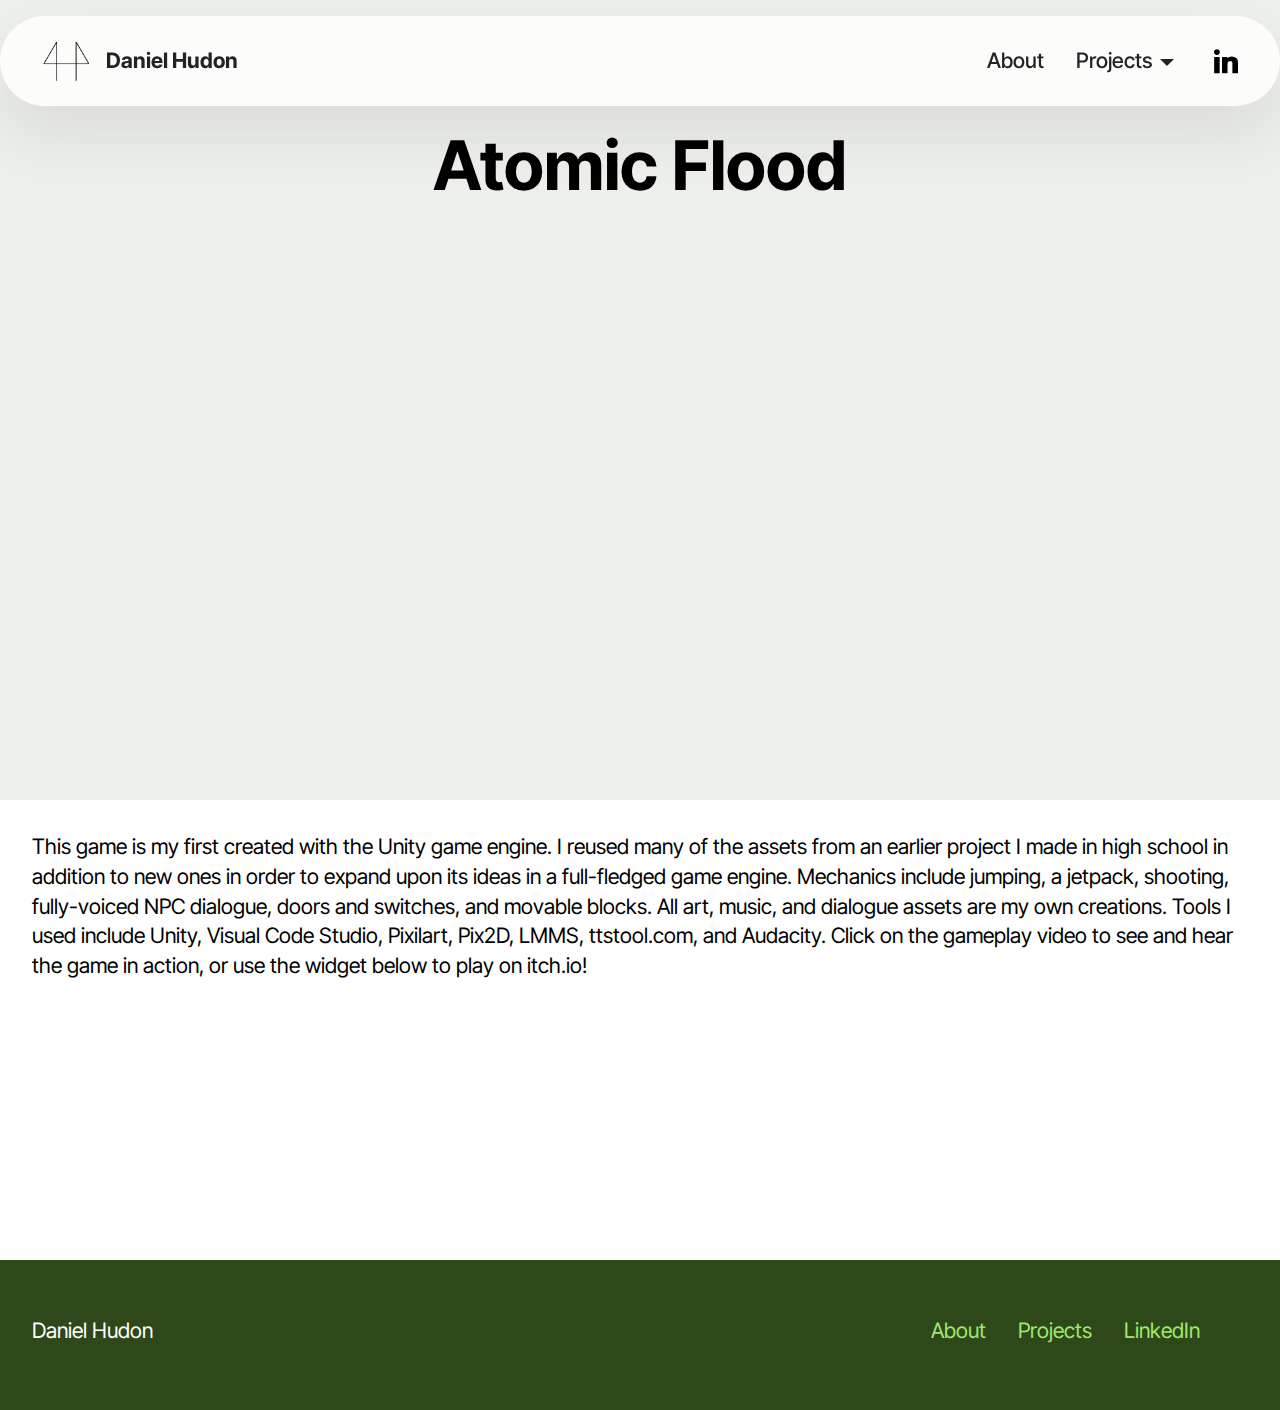
<file: page2.html>
<!DOCTYPE html>
<html  >
<head>
  
  <meta charset="UTF-8">
  <meta http-equiv="X-UA-Compatible" content="IE=edge">
  
  <meta name="viewport" content="width=device-width, initial-scale=1, minimum-scale=1">
  <link rel="shortcut icon" href="assets/images/symbol-edited.png" type="image/x-icon">
  <meta name="description" content="">
  
  
  <title>Atomic Flood</title>
  <link rel="stylesheet" href="assets/web/assets/mobirise-icons2/mobirise2.css">
  <link rel="stylesheet" href="assets/bootstrap/css/bootstrap.min.css">
  <link rel="stylesheet" href="assets/bootstrap/css/bootstrap-grid.min.css">
  <link rel="stylesheet" href="assets/bootstrap/css/bootstrap-reboot.min.css">
  <link rel="stylesheet" href="assets/dropdown/css/style.css">
  <link rel="stylesheet" href="assets/socicon/css/styles.css">
  <link rel="stylesheet" href="assets/theme/css/style.css">
  <link rel="preload" href="https://fonts.googleapis.com/css?family=Inter+Tight:100,200,300,400,500,600,700,800,900,100i,200i,300i,400i,500i,600i,700i,800i,900i&display=swap" as="style" onload="this.onload=null;this.rel='stylesheet'">
  <noscript><link rel="stylesheet" href="https://fonts.googleapis.com/css?family=Inter+Tight:100,200,300,400,500,600,700,800,900,100i,200i,300i,400i,500i,600i,700i,800i,900i&display=swap"></noscript>
  <link rel="preload" as="style" href="assets/mobirise/css/mbr-additional.css"><link rel="stylesheet" href="assets/mobirise/css/mbr-additional.css" type="text/css">

  
  
  
</head>
<body>
  
  <section data-bs-version="5.1" class="menu menu2 cid-u0fbzUQmJN" once="menu" id="menu02-d">
	

	<nav class="navbar navbar-dropdown navbar-fixed-top navbar-expand-lg">
		<div class="container">
			<div class="navbar-brand">
				<span class="navbar-logo">
					<a href="index.html">
						<img src="assets/images/symbol-edited.png" alt="Mobirise Website Builder" style="height: 3rem;">
					</a>
				</span>
				<span class="navbar-caption-wrap"><a class="navbar-caption text-black text-primary display-4" href="index.html">Daniel Hudon</a></span>
			</div>
			<button class="navbar-toggler" type="button" data-toggle="collapse" data-bs-toggle="collapse" data-target="#navbarSupportedContent" data-bs-target="#navbarSupportedContent" aria-controls="navbarNavAltMarkup" aria-expanded="false" aria-label="Toggle navigation">
				<div class="hamburger">
					<span></span>
					<span></span>
					<span></span>
					<span></span>
				</div>
			</button>
			<div class="collapse navbar-collapse" id="navbarSupportedContent">
				<ul class="navbar-nav nav-dropdown nav-right" data-app-modern-menu="true"><li class="nav-item">
						<a class="nav-link link text-black text-primary display-4" href="page3.html">About</a>
					</li>
					<li class="nav-item dropdown">
						<a class="nav-link link text-black dropdown-toggle display-4" href="https://mobiri.se" aria-expanded="false" data-toggle="dropdown-submenu" data-bs-toggle="dropdown" data-bs-auto-close="outside">Projects</a><div class="dropdown-menu" aria-labelledby="dropdown-564"><a class="text-black dropdown-item text-primary display-4" href="index.html#article11-l">All Projects</a><a class="text-black dropdown-item text-primary display-4" href="page1.html">Giants' Graveyard</a><a class="text-black dropdown-item text-primary display-4" href="page2.html">Atomic Flood</a><a class="text-black dropdown-item text-primary display-4" href="page4.html">Eagle Project</a></div>
					</li></ul>
				<div class="icons-menu">
					<a class="iconfont-wrapper" href="https://www.linkedin.com/in/daniel-hudon-b4401a216/" target="_blank">
						<span class="p-2 mbr-iconfont socicon-linkedin socicon"></span>
					</a>
					
					
					
				</div>
				
			</div>
		</div>
	</nav>
</section>

<section data-bs-version="5.1" class="header10 cid-u0fbzVfIH0" id="header10-e">
	

	
	

	<div class="text-center container">
	  <div class="row justify-content-center">
		</div>
		<div class="row justify-content-center">
			<div class="col-md-12 content-text mb-5">
				<h5 class="mbr-section-title mbr-fonts-style display-1">
					<strong>Atomic Flood</strong></h5>
				
				

			</div>
			<div class="mbr-figure col-12 col-md-9"><iframe class="mbr-embedded-video" src="https://www.youtube.com/embed/oXfBqqQu1qU?rel=0&amp;amp;&amp;showinfo=0&amp;autoplay=0&amp;loop=0" width="1280" height="720" frameborder="0" allowfullscreen></iframe></div>
		</div>
	</div>
</section>

<section data-bs-version="5.1" class="article12 cid-u0fbzVyeq0" id="article12-f">    
    
    <div class="container">
        <div class="row justify-content-center">
            <div class="col-md-12 col-lg-12">
                
                
                <p class="mbr-text mbr-fonts-style display-7">This game is my first created with the Unity game engine. I reused many of the assets from an earlier project I made in high school in addition to new ones in order to expand upon its ideas in a full-fledged game engine. Mechanics include jumping, a jetpack, shooting, fully-voiced NPC dialogue, doors and switches, and movable blocks. All art, music, and dialogue assets are my own creations. Tools I used include Unity, Visual Code Studio, Pixilart, Pix2D, LMMS, ttstool.com, and Audacity. Click on the gameplay video to see and hear the game in action, or use the widget below to play on itch.io!</p>
            </div>
        </div>
    </div>
</section>

<section data-bs-version="5.1" class="article11 cid-u0ffBrigli" id="article11-j">
    

    
    
    <div class="container">
        <div class="row justify-content-center">
            <div class="title col-md-12 col-lg-10">
            <iframe frameborder="0" src="https://itch.io/embed/1296517" width="552" height="167"><a href="https://d44.itch.io/nuno-sanches-atomic-flood">Nuno Sanches™: Atomic Flood by D44</a></iframe>
                
                
                
            </div>
        </div>
    </div>
</section>

<section data-bs-version="5.1" class="footer2 cid-u0kxXlCW4X" once="footers" id="footer02-10">
    

    
    

    <div class="container">
        <div class="row">
            <div class="col-12 col-lg-6 center mt-2 mb-3">
                <p class="mbr-fonts-style copyright mb-0 display-7">
                    Daniel Hudon</p>
            </div>
            <div class="col-12 col-lg-6 center">
                <div class="row-links mt-2 mb-3">
                    <ul class="row-links-soc">
                        
                        
                        
                        
                    <li class="row-links-soc-item mbr-fonts-style display-7"><a href="page3.html" class="text-primary">About</a></li><li class="row-links-soc-item mbr-fonts-style display-7"><a href="index.html#article11-l" class="text-primary">Projects</a></li><li class="row-links-soc-item mbr-fonts-style display-7"><a href="https://www.linkedin.com/in/daniel-hudon-b4401a216/" class="text-primary" target="_blank">LinkedIn</a></li><li class="row-links-soc-item mbr-fonts-style display-7"></li></ul>
                </div>
            </div>
        </div>
    </div>
</section><section><a href="https://mobiri.se"></a><a href="https://mobiri.se"></a></section><script src="assets/bootstrap/js/bootstrap.bundle.min.js"></script>  <script src="assets/smoothscroll/smooth-scroll.js"></script>  <script src="assets/ytplayer/index.js"></script>  <script src="assets/dropdown/js/navbar-dropdown.js"></script>  <script src="assets/playervimeo/vimeo_player.js"></script>  <script src="assets/theme/js/script.js"></script>  
  
  
</body>
</html>
</file>
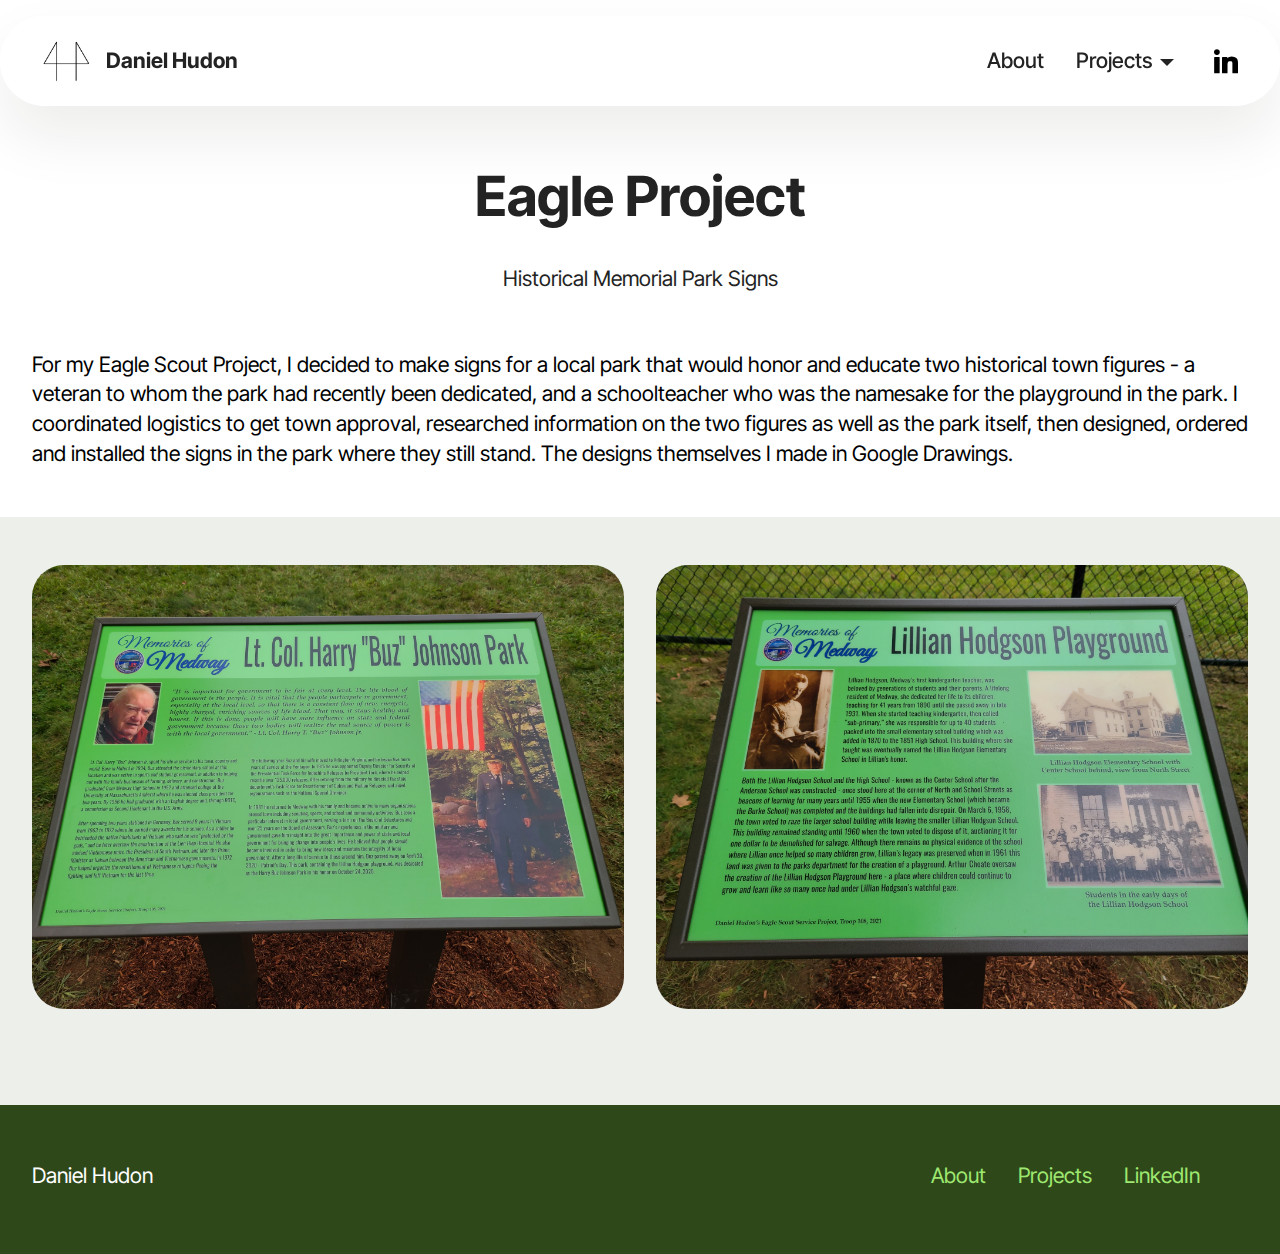
<file: page4.html>
<!DOCTYPE html>
<html  >
<head>
  
  <meta charset="UTF-8">
  <meta http-equiv="X-UA-Compatible" content="IE=edge">
  
  <meta name="viewport" content="width=device-width, initial-scale=1, minimum-scale=1">
  <link rel="shortcut icon" href="assets/images/symbol-edited.png" type="image/x-icon">
  <meta name="description" content="">
  
  
  <title>Eagle Project</title>
  <link rel="stylesheet" href="assets/web/assets/mobirise-icons2/mobirise2.css">
  <link rel="stylesheet" href="assets/bootstrap/css/bootstrap.min.css">
  <link rel="stylesheet" href="assets/bootstrap/css/bootstrap-grid.min.css">
  <link rel="stylesheet" href="assets/bootstrap/css/bootstrap-reboot.min.css">
  <link rel="stylesheet" href="assets/dropdown/css/style.css">
  <link rel="stylesheet" href="assets/socicon/css/styles.css">
  <link rel="stylesheet" href="assets/theme/css/style.css">
  <link rel="preload" href="https://fonts.googleapis.com/css?family=Inter+Tight:100,200,300,400,500,600,700,800,900,100i,200i,300i,400i,500i,600i,700i,800i,900i&display=swap" as="style" onload="this.onload=null;this.rel='stylesheet'">
  <noscript><link rel="stylesheet" href="https://fonts.googleapis.com/css?family=Inter+Tight:100,200,300,400,500,600,700,800,900,100i,200i,300i,400i,500i,600i,700i,800i,900i&display=swap"></noscript>
  <link rel="preload" as="style" href="assets/mobirise/css/mbr-additional.css"><link rel="stylesheet" href="assets/mobirise/css/mbr-additional.css" type="text/css">

  
  
  
</head>
<body>
  
  <section data-bs-version="5.1" class="menu menu2 cid-u0q9s9BWKe" once="menu" id="menu02-14">
	

	<nav class="navbar navbar-dropdown navbar-fixed-top navbar-expand-lg">
		<div class="container">
			<div class="navbar-brand">
				<span class="navbar-logo">
					<a href="index.html">
						<img src="assets/images/symbol-edited.png" alt="Mobirise Website Builder" style="height: 3rem;">
					</a>
				</span>
				<span class="navbar-caption-wrap"><a class="navbar-caption text-black text-primary display-4" href="index.html">Daniel Hudon</a></span>
			</div>
			<button class="navbar-toggler" type="button" data-toggle="collapse" data-bs-toggle="collapse" data-target="#navbarSupportedContent" data-bs-target="#navbarSupportedContent" aria-controls="navbarNavAltMarkup" aria-expanded="false" aria-label="Toggle navigation">
				<div class="hamburger">
					<span></span>
					<span></span>
					<span></span>
					<span></span>
				</div>
			</button>
			<div class="collapse navbar-collapse" id="navbarSupportedContent">
				<ul class="navbar-nav nav-dropdown nav-right" data-app-modern-menu="true"><li class="nav-item">
						<a class="nav-link link text-black text-primary display-4" href="page3.html">About</a>
					</li>
					<li class="nav-item dropdown">
						<a class="nav-link link text-black dropdown-toggle display-4" href="https://mobiri.se" aria-expanded="false" data-toggle="dropdown-submenu" data-bs-toggle="dropdown" data-bs-auto-close="outside">Projects</a><div class="dropdown-menu" aria-labelledby="dropdown-564"><a class="text-black dropdown-item text-primary display-4" href="index.html#article11-l">All Projects</a><a class="text-black dropdown-item text-primary display-4" href="page1.html">Giants' Graveyard</a><a class="text-black dropdown-item text-primary display-4" href="page2.html">Atomic Flood</a><a class="text-black dropdown-item text-primary display-4" href="page4.html">Eagle Project</a></div>
					</li></ul>
				<div class="icons-menu">
					<a class="iconfont-wrapper" href="https://www.linkedin.com/in/daniel-hudon-b4401a216/" target="_blank">
						<span class="p-2 mbr-iconfont socicon-linkedin socicon"></span>
					</a>
					
					
					
				</div>
				
			</div>
		</div>
	</nav>
</section>

<section data-bs-version="5.1" class="article11 cid-u0q9JOFUsE" id="article11-19">
    

    
    
    <div class="container">
        <div class="row justify-content-center">
            <div class="title col-md-12 col-lg-10">
                <h3 class="mbr-section-title mbr-fonts-style align-center mt-0 mb-0 display-2">
                <strong>Eagle Project</strong></h3>
                <h4 class="mbr-section-subtitle align-center mbr-fonts-style mt-4 display-7">
                Historical Memorial Park Signs</h4>
                
            </div>
        </div>
    </div>
</section>

<section data-bs-version="5.1" class="article12 cid-u0q9sa7TBr" id="article12-16">    
    
    <div class="container">
        <div class="row justify-content-center">
            <div class="col-md-12 col-lg-12">
                
                
                <p class="mbr-text mbr-fonts-style display-7">For my Eagle Scout Project, I decided to make signs for a local park that would honor and educate two historical town figures - a veteran to whom the park had recently been dedicated, and a schoolteacher who was the namesake for the playground in the park. I coordinated logistics to get town approval, researched information on the two figures as well as the park itself, then designed, ordered and installed the signs in the park where they still stand. The designs themselves I made in Google Drawings.</p>
            </div>
        </div>
    </div>
</section>

<section data-bs-version="5.1" class="gallery1 mbr-gallery cid-u0q9saiTpZ" id="gallery01-17">
    
    

    <div class="container-fluid">
        <div class="row justify-content-center">
            <div class="col-12 content-head">
                
            </div>
        </div>
        
        <div class="row mbr-gallery">
            <div class="col-12 col-md-6 col-lg-6 item gallery-image">
                <div class="item-wrapper mb-3" data-toggle="modal" data-bs-toggle="modal" data-target="#u6beB8wuZS-modal" data-bs-target="#u6beB8wuZS-modal">
                    <img class="w-100" src="assets/images/20210918-132029.jpg" alt="Buz Sign" data-slide-to="0" data-bs-slide-to="0" data-target="#lb-u6beB8wuZS" data-bs-target="#lb-u6beB8wuZS">
                    <div class="icon-wrapper">
                        <span class="mobi-mbri mobi-mbri-search mbr-iconfont mbr-iconfont-btn"></span>
                    </div>
                </div>
                
            </div>
            <div class="col-12 col-md-6 col-lg-6 item gallery-image">
                <div class="item-wrapper mb-3" data-toggle="modal" data-bs-toggle="modal" data-target="#u6beB8wuZS-modal" data-bs-target="#u6beB8wuZS-modal">
                    <img class="w-100" src="assets/images/20210918-131822.jpg" alt="Lillian Sign" data-slide-to="1" data-bs-slide-to="1" data-target="#lb-u6beB8wuZS" data-bs-target="#lb-u6beB8wuZS">
                    <div class="icon-wrapper">
                        <span class="mobi-mbri mobi-mbri-search mbr-iconfont mbr-iconfont-btn"></span>
                    </div>
                </div>
                
            </div>
            
            
            
            
            
            
        </div>

        <div class="modal mbr-slider" tabindex="-1" role="dialog" aria-hidden="true" id="u6beB8wuZS-modal">
            <div class="modal-dialog" role="document">
                <div class="modal-content">
                    <div class="modal-body">
                        <div class="carousel slide" data-pause="false" data-bs-pause="false" id="lb-u6beB8wuZS" data-interval="5000" data-bs-interval="5000">
                            <div class="carousel-inner">
                                <div class="carousel-item active">
                                    <img class="d-block w-100" src="assets/images/20210918-132029.jpg" alt="Mobirise Website Builder">
                                </div>
                                <div class="carousel-item">
                                    <img class="d-block w-100" src="assets/images/20210918-131822.jpg" alt="Mobirise Website Builder">
                                </div>
                                
                                
                                
                                
                                
                                
                            </div>
                            <ol class="carousel-indicators">
                                <li data-slide-to="0" data-bs-slide-to="0" class="active" data-target="#lb-u6beB8wuZS" data-bs-target="#lb-u6beB8wuZS"></li>
                                <li data-slide-to="1" data-bs-slide-to="1" data-target="#lb-u6beB8wuZS" data-bs-target="#lb-u6beB8wuZS"></li>
                                
                                
                                
                                
                                
                                
                            </ol>
                            <a role="button" href="" class="close" data-dismiss="modal" data-bs-dismiss="modal" aria-label="Close">
                            </a>
                            <a class="carousel-control-prev carousel-control" role="button" data-slide="prev" data-bs-slide="prev" href="#lb-u6beB8wuZS">
                                <span class="mobi-mbri mobi-mbri-arrow-prev" aria-hidden="true"></span>
                                <span class="sr-only visually-hidden">Previous</span>
                            </a>
                            <a class="carousel-control-next carousel-control" role="button" data-slide="next" data-bs-slide="next" href="#lb-u6beB8wuZS">
                                <span class="mobi-mbri mobi-mbri-arrow-next" aria-hidden="true"></span>
                                <span class="sr-only visually-hidden">Next</span>
                            </a>
                        </div>
                    </div>
                </div>
            </div>
        </div>
    </div>
</section>

<section data-bs-version="5.1" class="footer2 cid-u0q9saSF34" once="footers" id="footer02-18">
    

    
    

    <div class="container">
        <div class="row">
            <div class="col-12 col-lg-6 center mt-2 mb-3">
                <p class="mbr-fonts-style copyright mb-0 display-7">
                    Daniel Hudon</p>
            </div>
            <div class="col-12 col-lg-6 center">
                <div class="row-links mt-2 mb-3">
                    <ul class="row-links-soc">
                        
                        
                        
                        
                    <li class="row-links-soc-item mbr-fonts-style display-7"><a href="page3.html" class="text-primary">About</a></li><li class="row-links-soc-item mbr-fonts-style display-7"><a href="index.html#article11-l" class="text-primary">Projects</a></li><li class="row-links-soc-item mbr-fonts-style display-7"><a href="https://www.linkedin.com/in/daniel-hudon-b4401a216/" class="text-primary" target="_blank">LinkedIn</a></li><li class="row-links-soc-item mbr-fonts-style display-7"></li></ul>
                </div>
            </div>
        </div>
    </div>
</section><section><a href="https://mobiri.se"></a><a href="https://mobiri.se"></a></section><script src="assets/bootstrap/js/bootstrap.bundle.min.js"></script>  <script src="assets/smoothscroll/smooth-scroll.js"></script>  <script src="assets/ytplayer/index.js"></script>  <script src="assets/dropdown/js/navbar-dropdown.js"></script>  <script src="assets/theme/js/script.js"></script>  
  
  
</body>
</html>
</file>
<file: assets/web/assets/mobirise-icons2/mobirise2.css>
@font-face {
  font-family: 'Moririse2';
  font-display: swap;
  src:  url('mobirise2.eot?f2bix4');
  src:  url('mobirise2.eot?f2bix4#iefix') format('embedded-opentype'),
    url('mobirise2.ttf?f2bix4') format('truetype'),
    url('mobirise2.woff?f2bix4') format('woff'),
    url('mobirise2.svg?f2bix4#mobirise2') format('svg');
  font-weight: normal;
  font-style: normal;
}

[class^="mobi-"], [class*=" mobi-"] {
  /* use !important to prevent issues with browser extensions that change fonts */
  font-family: 'Moririse2' !important;
  speak: none;
  font-style: normal;
  font-weight: normal;
  font-variant: normal;
  text-transform: none;
  line-height: 1;

  /* Better Font Rendering =========== */
  -webkit-font-smoothing: antialiased;
  -moz-osx-font-smoothing: grayscale;
}

.mobi-mbri-add-submenu:before {
  content: "\e900";
}
.mobi-mbri-alert:before {
  content: "\e901";
}
.mobi-mbri-align-center:before {
  content: "\e902";
}
.mobi-mbri-align-justify:before {
  content: "\e903";
}
.mobi-mbri-align-left:before {
  content: "\e904";
}
.mobi-mbri-align-right:before {
  content: "\e905";
}
.mobi-mbri-android:before {
  content: "\e906";
}
.mobi-mbri-apple:before {
  content: "\e907";
}
.mobi-mbri-arrow-down:before {
  content: "\e908";
}
.mobi-mbri-arrow-next:before {
  content: "\e909";
}
.mobi-mbri-arrow-prev:before {
  content: "\e90a";
}
.mobi-mbri-arrow-up:before {
  content: "\e90b";
}
.mobi-mbri-bold:before {
  content: "\e90c";
}
.mobi-mbri-bookmark:before {
  content: "\e90d";
}
.mobi-mbri-bootstrap:before {
  content: "\e90e";
}
.mobi-mbri-briefcase:before {
  content: "\e90f";
}
.mobi-mbri-browse:before {
  content: "\e910";
}
.mobi-mbri-bulleted-list:before {
  content: "\e911";
}
.mobi-mbri-calendar:before {
  content: "\e912";
}
.mobi-mbri-camera:before {
  content: "\e913";
}
.mobi-mbri-cart-add:before {
  content: "\e914";
}
.mobi-mbri-cart-full:before {
  content: "\e915";
}
.mobi-mbri-cash:before {
  content: "\e916";
}
.mobi-mbri-change-style:before {
  content: "\e917";
}
.mobi-mbri-chat:before {
  content: "\e918";
}
.mobi-mbri-clock:before {
  content: "\e919";
}
.mobi-mbri-close:before {
  content: "\e91a";
}
.mobi-mbri-cloud:before {
  content: "\e91b";
}
.mobi-mbri-code:before {
  content: "\e91c";
}
.mobi-mbri-contact-form:before {
  content: "\e91d";
}
.mobi-mbri-credit-card:before {
  content: "\e91e";
}
.mobi-mbri-cursor-click:before {
  content: "\e91f";
}
.mobi-mbri-cust-feedback:before {
  content: "\e920";
}
.mobi-mbri-database:before {
  content: "\e921";
}
.mobi-mbri-delivery:before {
  content: "\e922";
}
.mobi-mbri-desktop:before {
  content: "\e923";
}
.mobi-mbri-devices:before {
  content: "\e924";
}
.mobi-mbri-down:before {
  content: "\e925";
}
.mobi-mbri-download-2:before {
  content: "\e926";
}
.mobi-mbri-download:before {
  content: "\e927";
}
.mobi-mbri-drag-n-drop-2:before {
  content: "\e928";
}
.mobi-mbri-drag-n-drop:before {
  content: "\e929";
}
.mobi-mbri-edit-2:before {
  content: "\e92a";
}
.mobi-mbri-edit:before {
  content: "\e92b";
}
.mobi-mbri-error:before {
  content: "\e92c";
}
.mobi-mbri-extension:before {
  content: "\e92d";
}
.mobi-mbri-features:before {
  content: "\e92e";
}
.mobi-mbri-file:before {
  content: "\e92f";
}
.mobi-mbri-flag:before {
  content: "\e930";
}
.mobi-mbri-folder:before {
  content: "\e931";
}
.mobi-mbri-gift:before {
  content: "\e932";
}
.mobi-mbri-github:before {
  content: "\e933";
}
.mobi-mbri-globe-2:before {
  content: "\e934";
}
.mobi-mbri-globe:before {
  content: "\e935";
}
.mobi-mbri-growing-chart:before {
  content: "\e936";
}
.mobi-mbri-hearth:before {
  content: "\e937";
}
.mobi-mbri-help:before {
  content: "\e938";
}
.mobi-mbri-home:before {
  content: "\e939";
}
.mobi-mbri-hot-cup:before {
  content: "\e93a";
}
.mobi-mbri-idea:before {
  content: "\e93b";
}
.mobi-mbri-image-gallery:before {
  content: "\e93c";
}
.mobi-mbri-image-slider:before {
  content: "\e93d";
}
.mobi-mbri-info:before {
  content: "\e93e";
}
.mobi-mbri-italic:before {
  content: "\e93f";
}
.mobi-mbri-key:before {
  content: "\e940";
}
.mobi-mbri-laptop:before {
  content: "\e941";
}
.mobi-mbri-layers:before {
  content: "\e942";
}
.mobi-mbri-left-right:before {
  content: "\e943";
}
.mobi-mbri-left:before {
  content: "\e944";
}
.mobi-mbri-letter:before {
  content: "\e945";
}
.mobi-mbri-like:before {
  content: "\e946";
}
.mobi-mbri-link:before {
  content: "\e947";
}
.mobi-mbri-lock:before {
  content: "\e948";
}
.mobi-mbri-login:before {
  content: "\e949";
}
.mobi-mbri-logout:before {
  content: "\e94a";
}
.mobi-mbri-magic-stick:before {
  content: "\e94b";
}
.mobi-mbri-map-pin:before {
  content: "\e94c";
}
.mobi-mbri-menu:before {
  content: "\e94d";
}
.mobi-mbri-mobile-2:before {
  content: "\e94e";
}
.mobi-mbri-mobile-horizontal:before {
  content: "\e94f";
}
.mobi-mbri-mobile:before {
  content: "\e950";
}
.mobi-mbri-mobirise:before {
  content: "\e951";
}
.mobi-mbri-more-horizontal:before {
  content: "\e952";
}
.mobi-mbri-more-vertical:before {
  content: "\e953";
}
.mobi-mbri-music:before {
  content: "\e954";
}
.mobi-mbri-new-file:before {
  content: "\e955";
}
.mobi-mbri-numbered-list:before {
  content: "\e956";
}
.mobi-mbri-opened-folder:before {
  content: "\e957";
}
.mobi-mbri-pages:before {
  content: "\e958";
}
.mobi-mbri-paper-plane:before {
  content: "\e959";
}
.mobi-mbri-paperclip:before {
  content: "\e95a";
}
.mobi-mbri-phone:before {
  content: "\e95b";
}
.mobi-mbri-photo:before {
  content: "\e95c";
}
.mobi-mbri-photos:before {
  content: "\e95d";
}
.mobi-mbri-pin:before {
  content: "\e95e";
}
.mobi-mbri-play:before {
  content: "\e95f";
}
.mobi-mbri-plus:before {
  content: "\e960";
}
.mobi-mbri-preview:before {
  content: "\e961";
}
.mobi-mbri-print:before {
  content: "\e962";
}
.mobi-mbri-protect:before {
  content: "\e963";
}
.mobi-mbri-question:before {
  content: "\e964";
}
.mobi-mbri-quote-left:before {
  content: "\e965";
}
.mobi-mbri-quote-right:before {
  content: "\e966";
}
.mobi-mbri-redo:before {
  content: "\e967";
}
.mobi-mbri-refresh:before {
  content: "\e968";
}
.mobi-mbri-responsive-2:before {
  content: "\e969";
}
.mobi-mbri-responsive:before {
  content: "\e96a";
}
.mobi-mbri-right:before {
  content: "\e96b";
}
.mobi-mbri-rocket:before {
  content: "\e96c";
}
.mobi-mbri-sad-face:before {
  content: "\e96d";
}
.mobi-mbri-sale:before {
  content: "\e96e";
}
.mobi-mbri-save:before {
  content: "\e96f";
}
.mobi-mbri-search:before {
  content: "\e970";
}
.mobi-mbri-setting-2:before {
  content: "\e971";
}
.mobi-mbri-setting-3:before {
  content: "\e972";
}
.mobi-mbri-setting:before {
  content: "\e973";
}
.mobi-mbri-share:before {
  content: "\e974";
}
.mobi-mbri-shopping-bag:before {
  content: "\e975";
}
.mobi-mbri-shopping-basket:before {
  content: "\e976";
}
.mobi-mbri-shopping-cart:before {
  content: "\e977";
}
.mobi-mbri-sites:before {
  content: "\e978";
}
.mobi-mbri-smile-face:before {
  content: "\e979";
}
.mobi-mbri-speed:before {
  content: "\e97a";
}
.mobi-mbri-star:before {
  content: "\e97b";
}
.mobi-mbri-success:before {
  content: "\e97c";
}
.mobi-mbri-sun:before {
  content: "\e97d";
}
.mobi-mbri-sun2:before {
  content: "\e97e";
}
.mobi-mbri-tablet-vertical:before {
  content: "\e97f";
}
.mobi-mbri-tablet:before {
  content: "\e980";
}
.mobi-mbri-target:before {
  content: "\e981";
}
.mobi-mbri-timer:before {
  content: "\e982";
}
.mobi-mbri-to-ftp:before {
  content: "\e983";
}
.mobi-mbri-to-local-drive:before {
  content: "\e984";
}
.mobi-mbri-touch-swipe:before {
  content: "\e985";
}
.mobi-mbri-touch:before {
  content: "\e986";
}
.mobi-mbri-trash:before {
  content: "\e987";
}
.mobi-mbri-underline:before {
  content: "\e988";
}
.mobi-mbri-undo:before {
  content: "\e989";
}
.mobi-mbri-unlink:before {
  content: "\e98a";
}
.mobi-mbri-unlock:before {
  content: "\e98b";
}
.mobi-mbri-up-down:before {
  content: "\e98c";
}
.mobi-mbri-up:before {
  content: "\e98d";
}
.mobi-mbri-update:before {
  content: "\e98e";
}
.mobi-mbri-upload-2:before {
  content: "\e98f";
}
.mobi-mbri-upload:before {
  content: "\e990";
}
.mobi-mbri-user-2:before {
  content: "\e991";
}
.mobi-mbri-user:before {
  content: "\e992";
}
.mobi-mbri-users:before {
  content: "\e993";
}
.mobi-mbri-video-play:before {
  content: "\e994";
}
.mobi-mbri-video:before {
  content: "\e995";
}
.mobi-mbri-watch:before {
  content: "\e996";
}
.mobi-mbri-website-theme-2:before {
  content: "\e997";
}
.mobi-mbri-website-theme:before {
  content: "\e998";
}
.mobi-mbri-wifi:before {
  content: "\e999";
}
.mobi-mbri-windows:before {
  content: "\e99a";
}
.mobi-mbri-zoom-in:before {
  content: "\e99b";
}
.mobi-mbri-zoom-out:before {
  content: "\e99c";
}
</file>
<file: assets/dropdown/css/style.css>
.navbar-dropdown {
  left: 0;
  padding: 0;
  position: absolute;
  right: 0;
  top: 0;
  transition: all 0.45s ease;
  z-index: 1030;
  background: #282828; }
  .navbar-dropdown .navbar-logo {
    margin-right: 0.8rem;
    transition: margin 0.3s ease-in-out;
    vertical-align: middle; }
    .navbar-dropdown .navbar-logo img {
      height: 3.125rem;
      transition: all 0.3s ease-in-out; }
    .navbar-dropdown .navbar-logo.mbr-iconfont {
      font-size: 3.125rem;
      line-height: 3.125rem; }
  .navbar-dropdown .navbar-caption {
    font-weight: 700;
    white-space: normal;
    vertical-align: -4px;
    line-height: 3.125rem !important; }
    .navbar-dropdown .navbar-caption, .navbar-dropdown .navbar-caption:hover {
      color: inherit;
      text-decoration: none; }
  .navbar-dropdown .mbr-iconfont + .navbar-caption {
    vertical-align: -1px; }
  .navbar-dropdown.navbar-fixed-top {
    position: fixed; }
  .navbar-dropdown .navbar-brand span {
    vertical-align: -4px; }
  .navbar-dropdown.bg-color.transparent {
    background: none; }
  .navbar-dropdown.navbar-short .navbar-brand {
    padding: 0.625rem 0; }
    .navbar-dropdown.navbar-short .navbar-brand span {
      vertical-align: -1px; }
  .navbar-dropdown.navbar-short .navbar-caption {
    line-height: 2.375rem !important;
    vertical-align: -2px; }
  .navbar-dropdown.navbar-short .navbar-logo {
    margin-right: 0.5rem; }
    .navbar-dropdown.navbar-short .navbar-logo img {
      height: 2.375rem; }
    .navbar-dropdown.navbar-short .navbar-logo.mbr-iconfont {
      font-size: 2.375rem;
      line-height: 2.375rem; }
  .navbar-dropdown.navbar-short .mbr-table-cell {
    height: 3.625rem; }
  .navbar-dropdown .navbar-close {
    left: 0.6875rem;
    position: fixed;
    top: 0.75rem;
    z-index: 1000; }
  .navbar-dropdown .hamburger-icon {
    content: "";
    display: inline-block;
    vertical-align: middle;
    width: 16px;
    -webkit-box-shadow: 0 -6px 0 1px #282828,0 0 0 1px #282828,0 6px 0 1px #282828;
    -moz-box-shadow: 0 -6px 0 1px #282828,0 0 0 1px #282828,0 6px 0 1px #282828;
    box-shadow: 0 -6px 0 1px #282828,0 0 0 1px #282828,0 6px 0 1px #282828; }

.dropdown-menu .dropdown-toggle[data-toggle="dropdown-submenu"]::after {
  border-bottom: 0.35em solid transparent;
  border-left: 0.35em solid;
  border-right: 0;
  border-top: 0.35em solid transparent;
  margin-left: 0.3rem; }

.dropdown-menu .dropdown-item:focus {
  outline: 0; }

.nav-dropdown {
  font-size: 0.75rem;
  font-weight: 500;
  height: auto !important; }
  .nav-dropdown .nav-btn {
    padding-left: 1rem; }
  .nav-dropdown .link {
    margin: .667em 1.667em;
    font-weight: 500;
    padding: 0;
    transition: color .2s ease-in-out; }
    .nav-dropdown .link.dropdown-toggle {
      margin-right: 2.583em; }
      .nav-dropdown .link.dropdown-toggle::after {
        margin-left: .25rem;
        border-top: 0.35em solid;
        border-right: 0.35em solid transparent;
        border-left: 0.35em solid transparent;
        border-bottom: 0; }
      .nav-dropdown .link.dropdown-toggle[aria-expanded="true"] {
        margin: 0;
        padding: 0.667em 3.263em  0.667em 1.667em; }
  .nav-dropdown .link::after,
  .nav-dropdown .dropdown-item::after {
    color: inherit; }
  .nav-dropdown .btn {
    font-size: 0.75rem;
    font-weight: 700;
    letter-spacing: 0;
    margin-bottom: 0;
    padding-left: 1.25rem;
    padding-right: 1.25rem; }
  .nav-dropdown .dropdown-menu {
    border-radius: 0;
    border: 0;
    left: 0;
    margin: 0;
    padding-bottom: 1.25rem;
    padding-top: 1.25rem;
    position: relative; }
  .nav-dropdown .dropdown-submenu {
    margin-left: 0.125rem;
    top: 0; }
  .nav-dropdown .dropdown-item {
    font-weight: 500;
    line-height: 2;
    padding: 0.3846em 4.615em 0.3846em 1.5385em;
    position: relative;
    transition: color .2s ease-in-out, background-color .2s ease-in-out; }
    .nav-dropdown .dropdown-item::after {
      margin-top: -0.3077em;
      position: absolute;
      right: 1.1538em;
      top: 50%; }
    .nav-dropdown .dropdown-item:focus, .nav-dropdown .dropdown-item:hover {
      background: none; }

@media (max-width: 767px) {
  .nav-dropdown.navbar-toggleable-sm {
    bottom: 0;
    display: none;
    left: 0;
    overflow-x: hidden;
    position: fixed;
    top: 0;
    transform: translateX(-100%);
    -ms-transform: translateX(-100%);
    -webkit-transform: translateX(-100%);
    width: 18.75rem;
    z-index: 999; } }
.nav-dropdown.navbar-toggleable-xl {
  bottom: 0;
  display: none;
  left: 0;
  overflow-x: hidden;
  position: fixed;
  top: 0;
  transform: translateX(-100%);
  -ms-transform: translateX(-100%);
  -webkit-transform: translateX(-100%);
  width: 18.75rem;
  z-index: 999; }

.nav-dropdown-sm {
  display: block !important;
  overflow-x: hidden;
  overflow: auto;
  padding-top: 3.875rem; }
  .nav-dropdown-sm::after {
    content: "";
    display: block;
    height: 3rem;
    width: 100%; }
  .nav-dropdown-sm.collapse.in ~ .navbar-close {
    display: block !important; }
  .nav-dropdown-sm.collapsing, .nav-dropdown-sm.collapse.in {
    transform: translateX(0);
    -ms-transform: translateX(0);
    -webkit-transform: translateX(0);
    transition: all 0.25s ease-out;
    -webkit-transition: all 0.25s ease-out;
    background: #282828; }
  .nav-dropdown-sm.collapsing[aria-expanded="false"] {
    transform: translateX(-100%);
    -ms-transform: translateX(-100%);
    -webkit-transform: translateX(-100%); }
  .nav-dropdown-sm .nav-item {
    display: block;
    margin-left: 0 !important;
    padding-left: 0; }
  .nav-dropdown-sm .link,
  .nav-dropdown-sm .dropdown-item {
    border-top: 1px dotted rgba(255, 255, 255, 0.1);
    font-size: 0.8125rem;
    line-height: 1.6;
    margin: 0 !important;
    padding: 0.875rem 2.4rem 0.875rem 1.5625rem !important;
    position: relative;
    white-space: normal; }
    .nav-dropdown-sm .link:focus, .nav-dropdown-sm .link:hover,
    .nav-dropdown-sm .dropdown-item:focus,
    .nav-dropdown-sm .dropdown-item:hover {
      background: rgba(0, 0, 0, 0.2) !important;
      color: #c0a375; }
  .nav-dropdown-sm .nav-btn {
    position: relative;
    padding: 1.5625rem 1.5625rem 0 1.5625rem; }
    .nav-dropdown-sm .nav-btn::before {
      border-top: 1px dotted rgba(255, 255, 255, 0.1);
      content: "";
      left: 0;
      position: absolute;
      top: 0;
      width: 100%; }
    .nav-dropdown-sm .nav-btn + .nav-btn {
      padding-top: 0.625rem; }
      .nav-dropdown-sm .nav-btn + .nav-btn::before {
        display: none; }
  .nav-dropdown-sm .btn {
    padding: 0.625rem 0; }
  .nav-dropdown-sm .dropdown-toggle[data-toggle="dropdown-submenu"]::after {
    margin-left: .25rem;
    border-top: 0.35em solid;
    border-right: 0.35em solid transparent;
    border-left: 0.35em solid transparent;
    border-bottom: 0; }
  .nav-dropdown-sm .dropdown-toggle[data-toggle="dropdown-submenu"][aria-expanded="true"]::after {
    border-top: 0;
    border-right: 0.35em solid transparent;
    border-left: 0.35em solid transparent;
    border-bottom: 0.35em solid; }
  .nav-dropdown-sm .dropdown-menu {
    margin: 0;
    padding: 0;
    position: relative;
    top: 0;
    left: 0;
    width: 100%;
    border: 0;
    float: none;
    border-radius: 0;
    background: none; }
  .nav-dropdown-sm .dropdown-submenu {
    left: 100%;
    margin-left: 0.125rem;
    margin-top: -1.25rem;
    top: 0; }

.navbar-toggleable-sm .nav-dropdown .dropdown-menu {
  position: absolute; }

.navbar-toggleable-sm .nav-dropdown .dropdown-submenu {
  left: 100%;
  margin-left: 0.125rem;
  margin-top: -1.25rem;
  top: 0; }

.navbar-toggleable-sm.opened .nav-dropdown .dropdown-menu {
  position: relative; }

.navbar-toggleable-sm.opened .nav-dropdown .dropdown-submenu {
  left: 0;
  margin-left: 00rem;
  margin-top: 0rem;
  top: 0; }

.is-builder .nav-dropdown.collapsing {
  transition: none !important; }
</file>
<file: assets/socicon/css/styles.css>
@charset "UTF-8";

@font-face {
  font-family: 'Socicon';
  src:  url('../fonts/socicon.eot');
  src:  url('../fonts/socicon.eot?#iefix') format('embedded-opentype'),
    url('../fonts/socicon.woff2') format('woff2'),
    url('../fonts/socicon.ttf') format('truetype'),
    url('../fonts/socicon.woff') format('woff'),
    url('../fonts/socicon.svg#socicon') format('svg');
  font-weight: normal;
  font-style: normal;
  font-display: swap;
}

[data-icon]:before {
  font-family: "socicon" !important;
  content: attr(data-icon);
  font-style: normal !important;
  font-weight: normal !important;
  font-variant: normal !important;
  text-transform: none !important;
  speak: none;
  line-height: 1;
  -webkit-font-smoothing: antialiased;
  -moz-osx-font-smoothing: grayscale;
}

[class^="socicon-"], [class*=" socicon-"] {
  /* use !important to prevent issues with browser extensions that change fonts */
  font-family: 'Socicon' !important;
  speak: none;
  font-style: normal;
  font-weight: normal;
  font-variant: normal;
  text-transform: none;
  line-height: 1;

  /* Better Font Rendering =========== */
  -webkit-font-smoothing: antialiased;
  -moz-osx-font-smoothing: grayscale;
}

.socicon-eitaa:before {
  content: "\e97c";
}
.socicon-soroush:before {
  content: "\e97d";
}
.socicon-bale:before {
  content: "\e97e";
}
.socicon-zazzle:before {
  content: "\e97b";
}
.socicon-society6:before {
  content: "\e97a";
}
.socicon-redbubble:before {
  content: "\e979";
}
.socicon-avvo:before {
  content: "\e978";
}
.socicon-stitcher:before {
  content: "\e977";
}
.socicon-googlehangouts:before {
  content: "\e974";
}
.socicon-dlive:before {
  content: "\e975";
}
.socicon-vsco:before {
  content: "\e976";
}
.socicon-flipboard:before {
  content: "\e973";
}
.socicon-ubuntu:before {
  content: "\e958";
}
.socicon-artstation:before {
  content: "\e959";
}
.socicon-invision:before {
  content: "\e95a";
}
.socicon-torial:before {
  content: "\e95b";
}
.socicon-collectorz:before {
  content: "\e95c";
}
.socicon-seenthis:before {
  content: "\e95d";
}
.socicon-googleplaymusic:before {
  content: "\e95e";
}
.socicon-debian:before {
  content: "\e95f";
}
.socicon-filmfreeway:before {
  content: "\e960";
}
.socicon-gnome:before {
  content: "\e961";
}
.socicon-itchio:before {
  content: "\e962";
}
.socicon-jamendo:before {
  content: "\e963";
}
.socicon-mix:before {
  content: "\e964";
}
.socicon-sharepoint:before {
  content: "\e965";
}
.socicon-tinder:before {
  content: "\e966";
}
.socicon-windguru:before {
  content: "\e967";
}
.socicon-cdbaby:before {
  content: "\e968";
}
.socicon-elementaryos:before {
  content: "\e969";
}
.socicon-stage32:before {
  content: "\e96a";
}
.socicon-tiktok:before {
  content: "\e96b";
}
.socicon-gitter:before {
  content: "\e96c";
}
.socicon-letterboxd:before {
  content: "\e96d";
}
.socicon-threema:before {
  content: "\e96e";
}
.socicon-splice:before {
  content: "\e96f";
}
.socicon-metapop:before {
  content: "\e970";
}
.socicon-naver:before {
  content: "\e971";
}
.socicon-remote:before {
  content: "\e972";
}
.socicon-internet:before {
  content: "\e957";
}
.socicon-moddb:before {
  content: "\e94b";
}
.socicon-indiedb:before {
  content: "\e94c";
}
.socicon-traxsource:before {
  content: "\e94d";
}
.socicon-gamefor:before {
  content: "\e94e";
}
.socicon-pixiv:before {
  content: "\e94f";
}
.socicon-myanimelist:before {
  content: "\e950";
}
.socicon-blackberry:before {
  content: "\e951";
}
.socicon-wickr:before {
  content: "\e952";
}
.socicon-spip:before {
  content: "\e953";
}
.socicon-napster:before {
  content: "\e954";
}
.socicon-beatport:before {
  content: "\e955";
}
.socicon-hackerone:before {
  content: "\e956";
}
.socicon-hackernews:before {
  content: "\e946";
}
.socicon-smashwords:before {
  content: "\e947";
}
.socicon-kobo:before {
  content: "\e948";
}
.socicon-bookbub:before {
  content: "\e949";
}
.socicon-mailru:before {
  content: "\e94a";
}
.socicon-gitlab:before {
  content: "\e945";
}
.socicon-instructables:before {
  content: "\e944";
}
.socicon-portfolio:before {
  content: "\e943";
}
.socicon-codered:before {
  content: "\e940";
}
.socicon-origin:before {
  content: "\e941";
}
.socicon-nextdoor:before {
  content: "\e942";
}
.socicon-udemy:before {
  content: "\e93f";
}
.socicon-livemaster:before {
  content: "\e93e";
}
.socicon-crunchbase:before {
  content: "\e93b";
}
.socicon-homefy:before {
  content: "\e93c";
}
.socicon-calendly:before {
  content: "\e93d";
}
.socicon-realtor:before {
  content: "\e90f";
}
.socicon-tidal:before {
  content: "\e910";
}
.socicon-qobuz:before {
  content: "\e911";
}
.socicon-natgeo:before {
  content: "\e912";
}
.socicon-mastodon:before {
  content: "\e913";
}
.socicon-unsplash:before {
  content: "\e914";
}
.socicon-homeadvisor:before {
  content: "\e915";
}
.socicon-angieslist:before {
  content: "\e916";
}
.socicon-codepen:before {
  content: "\e917";
}
.socicon-slack:before {
  content: "\e918";
}
.socicon-openaigym:before {
  content: "\e919";
}
.socicon-logmein:before {
  content: "\e91a";
}
.socicon-fiverr:before {
  content: "\e91b";
}
.socicon-gotomeeting:before {
  content: "\e91c";
}
.socicon-aliexpress:before {
  content: "\e91d";
}
.socicon-guru:before {
  content: "\e91e";
}
.socicon-appstore:before {
  content: "\e91f";
}
.socicon-homes:before {
  content: "\e920";
}
.socicon-zoom:before {
  content: "\e921";
}
.socicon-alibaba:before {
  content: "\e922";
}
.socicon-craigslist:before {
  content: "\e923";
}
.socicon-wix:before {
  content: "\e924";
}
.socicon-redfin:before {
  content: "\e925";
}
.socicon-googlecalendar:before {
  content: "\e926";
}
.socicon-shopify:before {
  content: "\e927";
}
.socicon-freelancer:before {
  content: "\e928";
}
.socicon-seedrs:before {
  content: "\e929";
}
.socicon-bing:before {
  content: "\e92a";
}
.socicon-doodle:before {
  content: "\e92b";
}
.socicon-bonanza:before {
  content: "\e92c";
}
.socicon-squarespace:before {
  content: "\e92d";
}
.socicon-toptal:before {
  content: "\e92e";
}
.socicon-gust:before {
  content: "\e92f";
}
.socicon-ask:before {
  content: "\e930";
}
.socicon-trulia:before {
  content: "\e931";
}
.socicon-loomly:before {
  content: "\e932";
}
.socicon-ghost:before {
  content: "\e933";
}
.socicon-upwork:before {
  content: "\e934";
}
.socicon-fundable:before {
  content: "\e935";
}
.socicon-booking:before {
  content: "\e936";
}
.socicon-googlemaps:before {
  content: "\e937";
}
.socicon-zillow:before {
  content: "\e938";
}
.socicon-niconico:before {
  content: "\e939";
}
.socicon-toneden:before {
  content: "\e93a";
}
.socicon-augment:before {
  content: "\e908";
}
.socicon-bitbucket:before {
  content: "\e909";
}
.socicon-fyuse:before {
  content: "\e90a";
}
.socicon-yt-gaming:before {
  content: "\e90b";
}
.socicon-sketchfab:before {
  content: "\e90c";
}
.socicon-mobcrush:before {
  content: "\e90d";
}
.socicon-microsoft:before {
  content: "\e90e";
}
.socicon-pandora:before {
  content: "\e907";
}
.socicon-messenger:before {
  content: "\e906";
}
.socicon-gamewisp:before {
  content: "\e905";
}
.socicon-bloglovin:before {
  content: "\e904";
}
.socicon-tunein:before {
  content: "\e903";
}
.socicon-gamejolt:before {
  content: "\e901";
}
.socicon-trello:before {
  content: "\e902";
}
.socicon-spreadshirt:before {
  content: "\e900";
}
.socicon-500px:before {
  content: "\e000";
}
.socicon-8tracks:before {
  content: "\e001";
}
.socicon-airbnb:before {
  content: "\e002";
}
.socicon-alliance:before {
  content: "\e003";
}
.socicon-amazon:before {
  content: "\e004";
}
.socicon-amplement:before {
  content: "\e005";
}
.socicon-android:before {
  content: "\e006";
}
.socicon-angellist:before {
  content: "\e007";
}
.socicon-apple:before {
  content: "\e008";
}
.socicon-appnet:before {
  content: "\e009";
}
.socicon-baidu:before {
  content: "\e00a";
}
.socicon-bandcamp:before {
  content: "\e00b";
}
.socicon-battlenet:before {
  content: "\e00c";
}
.socicon-mixer:before {
  content: "\e00d";
}
.socicon-bebee:before {
  content: "\e00e";
}
.socicon-bebo:before {
  content: "\e00f";
}
.socicon-behance:before {
  content: "\e010";
}
.socicon-blizzard:before {
  content: "\e011";
}
.socicon-blogger:before {
  content: "\e012";
}
.socicon-buffer:before {
  content: "\e013";
}
.socicon-chrome:before {
  content: "\e014";
}
.socicon-coderwall:before {
  content: "\e015";
}
.socicon-curse:before {
  content: "\e016";
}
.socicon-dailymotion:before {
  content: "\e017";
}
.socicon-deezer:before {
  content: "\e018";
}
.socicon-delicious:before {
  content: "\e019";
}
.socicon-deviantart:before {
  content: "\e01a";
}
.socicon-diablo:before {
  content: "\e01b";
}
.socicon-digg:before {
  content: "\e01c";
}
.socicon-discord:before {
  content: "\e01d";
}
.socicon-disqus:before {
  content: "\e01e";
}
.socicon-douban:before {
  content: "\e01f";
}
.socicon-draugiem:before {
  content: "\e020";
}
.socicon-dribbble:before {
  content: "\e021";
}
.socicon-drupal:before {
  content: "\e022";
}
.socicon-ebay:before {
  content: "\e023";
}
.socicon-ello:before {
  content: "\e024";
}
.socicon-endomodo:before {
  content: "\e025";
}
.socicon-envato:before {
  content: "\e026";
}
.socicon-etsy:before {
  content: "\e027";
}
.socicon-facebook:before {
  content: "\e028";
}
.socicon-feedburner:before {
  content: "\e029";
}
.socicon-filmweb:before {
  content: "\e02a";
}
.socicon-firefox:before {
  content: "\e02b";
}
.socicon-flattr:before {
  content: "\e02c";
}
.socicon-flickr:before {
  content: "\e02d";
}
.socicon-formulr:before {
  content: "\e02e";
}
.socicon-forrst:before {
  content: "\e02f";
}
.socicon-foursquare:before {
  content: "\e030";
}
.socicon-friendfeed:before {
  content: "\e031";
}
.socicon-github:before {
  content: "\e032";
}
.socicon-goodreads:before {
  content: "\e033";
}
.socicon-google:before {
  content: "\e034";
}
.socicon-googlescholar:before {
  content: "\e035";
}
.socicon-googlegroups:before {
  content: "\e036";
}
.socicon-googlephotos:before {
  content: "\e037";
}
.socicon-googleplus:before {
  content: "\e038";
}
.socicon-grooveshark:before {
  content: "\e039";
}
.socicon-hackerrank:before {
  content: "\e03a";
}
.socicon-hearthstone:before {
  content: "\e03b";
}
.socicon-hellocoton:before {
  content: "\e03c";
}
.socicon-heroes:before {
  content: "\e03d";
}
.socicon-smashcast:before {
  content: "\e03e";
}
.socicon-horde:before {
  content: "\e03f";
}
.socicon-houzz:before {
  content: "\e040";
}
.socicon-icq:before {
  content: "\e041";
}
.socicon-identica:before {
  content: "\e042";
}
.socicon-imdb:before {
  content: "\e043";
}
.socicon-instagram:before {
  content: "\e044";
}
.socicon-issuu:before {
  content: "\e045";
}
.socicon-istock:before {
  content: "\e046";
}
.socicon-itunes:before {
  content: "\e047";
}
.socicon-keybase:before {
  content: "\e048";
}
.socicon-lanyrd:before {
  content: "\e049";
}
.socicon-lastfm:before {
  content: "\e04a";
}
.socicon-line:before {
  content: "\e04b";
}
.socicon-linkedin:before {
  content: "\e04c";
}
.socicon-livejournal:before {
  content: "\e04d";
}
.socicon-lyft:before {
  content: "\e04e";
}
.socicon-macos:before {
  content: "\e04f";
}
.socicon-mail:before {
  content: "\e050";
}
.socicon-medium:before {
  content: "\e051";
}
.socicon-meetup:before {
  content: "\e052";
}
.socicon-mixcloud:before {
  content: "\e053";
}
.socicon-modelmayhem:before {
  content: "\e054";
}
.socicon-mumble:before {
  content: "\e055";
}
.socicon-myspace:before {
  content: "\e056";
}
.socicon-newsvine:before {
  content: "\e057";
}
.socicon-nintendo:before {
  content: "\e058";
}
.socicon-npm:before {
  content: "\e059";
}
.socicon-odnoklassniki:before {
  content: "\e05a";
}
.socicon-openid:before {
  content: "\e05b";
}
.socicon-opera:before {
  content: "\e05c";
}
.socicon-outlook:before {
  content: "\e05d";
}
.socicon-overwatch:before {
  content: "\e05e";
}
.socicon-patreon:before {
  content: "\e05f";
}
.socicon-paypal:before {
  content: "\e060";
}
.socicon-periscope:before {
  content: "\e061";
}
.socicon-persona:before {
  content: "\e062";
}
.socicon-pinterest:before {
  content: "\e063";
}
.socicon-play:before {
  content: "\e064";
}
.socicon-player:before {
  content: "\e065";
}
.socicon-playstation:before {
  content: "\e066";
}
.socicon-pocket:before {
  content: "\e067";
}
.socicon-qq:before {
  content: "\e068";
}
.socicon-quora:before {
  content: "\e069";
}
.socicon-raidcall:before {
  content: "\e06a";
}
.socicon-ravelry:before {
  content: "\e06b";
}
.socicon-reddit:before {
  content: "\e06c";
}
.socicon-renren:before {
  content: "\e06d";
}
.socicon-researchgate:before {
  content: "\e06e";
}
.socicon-residentadvisor:before {
  content: "\e06f";
}
.socicon-reverbnation:before {
  content: "\e070";
}
.socicon-rss:before {
  content: "\e071";
}
.socicon-sharethis:before {
  content: "\e072";
}
.socicon-skype:before {
  content: "\e073";
}
.socicon-slideshare:before {
  content: "\e074";
}
.socicon-smugmug:before {
  content: "\e075";
}
.socicon-snapchat:before {
  content: "\e076";
}
.socicon-songkick:before {
  content: "\e077";
}
.socicon-soundcloud:before {
  content: "\e078";
}
.socicon-spotify:before {
  content: "\e079";
}
.socicon-stackexchange:before {
  content: "\e07a";
}
.socicon-stackoverflow:before {
  content: "\e07b";
}
.socicon-starcraft:before {
  content: "\e07c";
}
.socicon-stayfriends:before {
  content: "\e07d";
}
.socicon-steam:before {
  content: "\e07e";
}
.socicon-storehouse:before {
  content: "\e07f";
}
.socicon-strava:before {
  content: "\e080";
}
.socicon-streamjar:before {
  content: "\e081";
}
.socicon-stumbleupon:before {
  content: "\e082";
}
.socicon-swarm:before {
  content: "\e083";
}
.socicon-teamspeak:before {
  content: "\e084";
}
.socicon-teamviewer:before {
  content: "\e085";
}
.socicon-technorati:before {
  content: "\e086";
}
.socicon-telegram:before {
  content: "\e087";
}
.socicon-tripadvisor:before {
  content: "\e088";
}
.socicon-tripit:before {
  content: "\e089";
}
.socicon-triplej:before {
  content: "\e08a";
}
.socicon-tumblr:before {
  content: "\e08b";
}
.socicon-twitch:before {
  content: "\e08c";
}
.socicon-twitter:before {
  content: "\e08d";
}
.socicon-uber:before {
  content: "\e08e";
}
.socicon-ventrilo:before {
  content: "\e08f";
}
.socicon-viadeo:before {
  content: "\e090";
}
.socicon-viber:before {
  content: "\e091";
}
.socicon-viewbug:before {
  content: "\e092";
}
.socicon-vimeo:before {
  content: "\e093";
}
.socicon-vine:before {
  content: "\e094";
}
.socicon-vkontakte:before {
  content: "\e095";
}
.socicon-warcraft:before {
  content: "\e096";
}
.socicon-wechat:before {
  content: "\e097";
}
.socicon-weibo:before {
  content: "\e098";
}
.socicon-whatsapp:before {
  content: "\e099";
}
.socicon-wikipedia:before {
  content: "\e09a";
}
.socicon-windows:before {
  content: "\e09b";
}
.socicon-wordpress:before {
  content: "\e09c";
}
.socicon-wykop:before {
  content: "\e09d";
}
.socicon-xbox:before {
  content: "\e09e";
}
.socicon-xing:before {
  content: "\e09f";
}
.socicon-yahoo:before {
  content: "\e0a0";
}
.socicon-yammer:before {
  content: "\e0a1";
}
.socicon-yandex:before {
  content: "\e0a2";
}
.socicon-yelp:before {
  content: "\e0a3";
}
.socicon-younow:before {
  content: "\e0a4";
}
.socicon-youtube:before {
  content: "\e0a5";
}
.socicon-zapier:before {
  content: "\e0a6";
}
.socicon-zerply:before {
  content: "\e0a7";
}
.socicon-zomato:before {
  content: "\e0a8";
}
.socicon-zynga:before {
  content: "\e0a9";
}
</file>
<file: assets/theme/css/style.css>
@charset "UTF-8";
section {
  background-color: #ffffff;
}

body {
  font-style: normal;
  line-height: 1.5;
  font-weight: 400;
  color: #232323;
  position: relative;
}

button {
  background-color: transparent;
  border-color: transparent;
}

.embla__button,
.carousel-control {
  background-color: #edefea !important;
  opacity: 0.8 !important;
  color: #464845 !important;
  border-color: #edefea !important;
}

.carousel .close,
.modalWindow .close {
  background-color: #edefea !important;
  color: #464845 !important;
  border-color: #edefea !important;
  opacity: 0.8 !important;
}

.carousel .close:hover,
.modalWindow .close:hover {
  opacity: 1 !important;
}

.carousel-indicators li {
  background-color: #edefea !important;
  border: 2px solid #464845 !important;
}

.carousel-indicators li:hover,
.carousel-indicators li:active {
  opacity: 0.8 !important;
}

.embla__button:hover,
.carousel-control:hover {
  background-color: #edefea !important;
  opacity: 1 !important;
}

.modalWindow-video-container {
  height: 80%;
}

section,
.container,
.container-fluid {
  position: relative;
  word-wrap: break-word;
}

a.mbr-iconfont:hover {
  text-decoration: none;
}

.article .lead p,
.article .lead ul,
.article .lead ol,
.article .lead pre,
.article .lead blockquote {
  margin-bottom: 0;
}

a {
  font-style: normal;
  font-weight: 400;
  cursor: pointer;
}
a, a:hover {
  text-decoration: none;
}

.mbr-section-title {
  font-style: normal;
  line-height: 1.3;
}

.mbr-section-subtitle {
  line-height: 1.3;
}

.mbr-text {
  font-style: normal;
  line-height: 1.7;
}

h1,
h2,
h3,
h4,
h5,
h6,
.display-1,
.display-2,
.display-4,
.display-5,
.display-7,
span,
p,
a {
  line-height: 1;
  word-break: break-word;
  word-wrap: break-word;
  font-weight: 400;
}

b,
strong {
  font-weight: bold;
}

input:-webkit-autofill, input:-webkit-autofill:hover, input:-webkit-autofill:focus, input:-webkit-autofill:active {
  transition-delay: 9999s;
  -webkit-transition-property: background-color, color;
  transition-property: background-color, color;
}

textarea[type=hidden] {
  display: none;
}

section {
  background-position: 50% 50%;
  background-repeat: no-repeat;
  background-size: cover;
}
section .mbr-background-video,
section .mbr-background-video-preview {
  position: absolute;
  bottom: 0;
  left: 0;
  right: 0;
  top: 0;
}

.hidden {
  visibility: hidden;
}

.mbr-z-index20 {
  z-index: 20;
}

/*! Base colors */
.mbr-white {
  color: #ffffff;
}

.mbr-black {
  color: #111111;
}

.mbr-bg-white {
  background-color: #ffffff;
}

.mbr-bg-black {
  background-color: #000000;
}

/*! Text-aligns */
.align-left {
  text-align: left;
}

.align-center {
  text-align: center;
}

.align-right {
  text-align: right;
}

/*! Font-weight  */
.mbr-light {
  font-weight: 300;
}

.mbr-regular {
  font-weight: 400;
}

.mbr-semibold {
  font-weight: 500;
}

.mbr-bold {
  font-weight: 700;
}

/*! Media  */
.media-content {
  flex-basis: 100%;
}

.media-container-row {
  display: flex;
  flex-direction: row;
  flex-wrap: wrap;
  justify-content: center;
  align-content: center;
  align-items: start;
}
.media-container-row .media-size-item {
  width: 400px;
}

.media-container-column {
  display: flex;
  flex-direction: column;
  flex-wrap: wrap;
  justify-content: center;
  align-content: center;
  align-items: stretch;
}
.media-container-column > * {
  width: 100%;
}

@media (min-width: 992px) {
  .media-container-row {
    flex-wrap: nowrap;
  }
}
figure {
  margin-bottom: 0;
  overflow: hidden;
}

figure[mbr-media-size] {
  transition: width 0.1s;
}

img,
iframe {
  display: block;
  width: 100%;
}

.card {
  background-color: transparent;
  border: none;
}

.card-box {
  width: 100%;
}

.card-img {
  text-align: center;
  flex-shrink: 0;
  -webkit-flex-shrink: 0;
}

.media {
  max-width: 100%;
  margin: 0 auto;
}

.mbr-figure {
  align-self: center;
}

.media-container > div {
  max-width: 100%;
}

.mbr-figure img,
.card-img img {
  width: 100%;
}

@media (max-width: 991px) {
  .media-size-item {
    width: auto !important;
  }
  .media {
    width: auto;
  }
  .mbr-figure {
    width: 100% !important;
  }
}
/*! Buttons */
.mbr-section-btn {
  margin-left: -0.6rem;
  margin-right: -0.6rem;
  font-size: 0;
}

.btn {
  font-weight: 600;
  border-width: 1px;
  font-style: normal;
  margin: 0.6rem 0.6rem;
  white-space: normal;
  transition: all 0.2s ease-in-out;
  display: inline-flex;
  align-items: center;
  justify-content: center;
  word-break: break-word;
}

.btn-sm {
  font-weight: 600;
  letter-spacing: 0px;
  transition: all 0.3s ease-in-out;
}

.btn-md {
  font-weight: 600;
  letter-spacing: 0px;
  transition: all 0.3s ease-in-out;
}

.btn-lg {
  font-weight: 600;
  letter-spacing: 0px;
  transition: all 0.3s ease-in-out;
}

.btn-form {
  margin: 0;
}
.btn-form:hover {
  cursor: pointer;
}

nav .mbr-section-btn {
  margin-left: 0rem;
  margin-right: 0rem;
}

/*! Btn icon margin */
.btn .mbr-iconfont,
.btn.btn-sm .mbr-iconfont {
  order: 1;
  cursor: pointer;
  margin-left: 0.5rem;
  vertical-align: sub;
}

.btn.btn-md .mbr-iconfont,
.btn.btn-md .mbr-iconfont {
  margin-left: 0.8rem;
}

.mbr-regular {
  font-weight: 400;
}

.mbr-semibold {
  font-weight: 500;
}

.mbr-bold {
  font-weight: 700;
}

[type=submit] {
  -webkit-appearance: none;
}

/*! Full-screen */
.mbr-fullscreen .mbr-overlay {
  min-height: 100vh;
}

.mbr-fullscreen {
  display: flex;
  display: -moz-flex;
  display: -ms-flex;
  display: -o-flex;
  align-items: center;
  min-height: 100vh;
  padding-top: 3rem;
  padding-bottom: 3rem;
}

/*! Map */
.map {
  height: 25rem;
  position: relative;
}
.map iframe {
  width: 100%;
  height: 100%;
}

/*! Scroll to top arrow */
.mbr-arrow-up {
  bottom: 25px;
  right: 90px;
  position: fixed;
  text-align: right;
  z-index: 5000;
  color: #ffffff;
  font-size: 22px;
}

.mbr-arrow-up a {
  background: rgba(0, 0, 0, 0.2);
  border-radius: 50%;
  color: #fff;
  display: inline-block;
  height: 60px;
  width: 60px;
  border: 2px solid #fff;
  outline-style: none !important;
  position: relative;
  text-decoration: none;
  transition: all 0.3s ease-in-out;
  cursor: pointer;
  text-align: center;
}
.mbr-arrow-up a:hover {
  background-color: rgba(0, 0, 0, 0.4);
}
.mbr-arrow-up a i {
  line-height: 60px;
}

.mbr-arrow-up-icon {
  display: block;
  color: #fff;
}

.mbr-arrow-up-icon::before {
  content: "›";
  display: inline-block;
  font-family: serif;
  font-size: 22px;
  line-height: 1;
  font-style: normal;
  position: relative;
  top: 6px;
  left: -4px;
  transform: rotate(-90deg);
}

/*! Arrow Down */
.mbr-arrow {
  position: absolute;
  bottom: 45px;
  left: 50%;
  width: 60px;
  height: 60px;
  cursor: pointer;
  background-color: rgba(80, 80, 80, 0.5);
  border-radius: 50%;
  transform: translateX(-50%);
}
@media (max-width: 767px) {
  .mbr-arrow {
    display: none;
  }
}
.mbr-arrow > a {
  display: inline-block;
  text-decoration: none;
  outline-style: none;
  animation: arrowdown 1.7s ease-in-out infinite;
  color: #ffffff;
}
.mbr-arrow > a > i {
  position: absolute;
  top: -2px;
  left: 15px;
  font-size: 2rem;
}

#scrollToTop a i::before {
  content: "";
  position: absolute;
  display: block;
  border-bottom: 2.5px solid #fff;
  border-left: 2.5px solid #fff;
  width: 27.8%;
  height: 27.8%;
  left: 50%;
  top: 51%;
  transform: translateY(-30%) translateX(-50%) rotate(135deg);
}

@keyframes arrowdown {
  0% {
    transform: translateY(0px);
  }
  50% {
    transform: translateY(-5px);
  }
  100% {
    transform: translateY(0px);
  }
}
@media (max-width: 500px) {
  .mbr-arrow-up {
    left: 0;
    right: 0;
    text-align: center;
  }
}
/*Gradients animation*/
@keyframes gradient-animation {
  from {
    background-position: 0% 100%;
    animation-timing-function: ease-in-out;
  }
  to {
    background-position: 100% 0%;
    animation-timing-function: ease-in-out;
  }
}
.bg-gradient {
  background-size: 200% 200%;
  animation: gradient-animation 5s infinite alternate;
  -webkit-animation: gradient-animation 5s infinite alternate;
}

.menu .navbar-brand {
  display: -webkit-flex;
}
.menu .navbar-brand span {
  display: flex;
  display: -webkit-flex;
}
.menu .navbar-brand .navbar-caption-wrap {
  display: -webkit-flex;
}
.menu .navbar-brand .navbar-logo img {
  display: -webkit-flex;
  width: auto;
}
@media (min-width: 768px) and (max-width: 991px) {
  .menu .navbar-toggleable-sm .navbar-nav {
    display: -ms-flexbox;
  }
}
@media (max-width: 991px) {
  .menu .navbar-collapse {
    max-height: 93.5vh;
  }
  .menu .navbar-collapse.show {
    overflow: auto;
  }
}
@media (min-width: 992px) {
  .menu .navbar-nav.nav-dropdown {
    display: -webkit-flex;
  }
  .menu .navbar-toggleable-sm .navbar-collapse {
    display: -webkit-flex !important;
  }
  .menu .collapsed .navbar-collapse {
    max-height: 93.5vh;
  }
  .menu .collapsed .navbar-collapse.show {
    overflow: auto;
  }
}
@media (max-width: 767px) {
  .menu .navbar-collapse {
    max-height: 80vh;
  }
}

.nav-link .mbr-iconfont {
  margin-right: 0.5rem;
}

.navbar {
  display: -webkit-flex;
  -webkit-flex-wrap: wrap;
  -webkit-align-items: center;
  -webkit-justify-content: space-between;
}

.navbar-collapse {
  -webkit-flex-basis: 100%;
  -webkit-flex-grow: 1;
  -webkit-align-items: center;
}

.nav-dropdown .link {
  padding: 0.667em 1.667em !important;
  margin: 0 !important;
}

.nav {
  display: -webkit-flex;
  -webkit-flex-wrap: wrap;
}

.row {
  display: -webkit-flex;
  -webkit-flex-wrap: wrap;
}

.justify-content-center {
  -webkit-justify-content: center;
}

.form-inline {
  display: -webkit-flex;
}

.card-wrapper {
  -webkit-flex: 1;
}

.carousel-control {
  z-index: 10;
  display: -webkit-flex;
}

.carousel-controls {
  display: -webkit-flex;
}

.media {
  display: -webkit-flex;
}

.form-group:focus {
  outline: none;
}

.jq-selectbox__select {
  padding: 7px 0;
  position: relative;
}

.jq-selectbox__dropdown {
  overflow: hidden;
  border-radius: 10px;
  position: absolute;
  top: 100%;
  left: 0 !important;
  width: 100% !important;
}

.jq-selectbox__trigger-arrow {
  right: 0;
  transform: translateY(-50%);
}

.jq-selectbox li {
  padding: 1.07em 0.5em;
}

input[type=range] {
  padding-left: 0 !important;
  padding-right: 0 !important;
}

.modal-dialog,
.modal-content {
  height: 100%;
}

.modal-dialog .carousel-inner {
  height: calc(100vh - 1.75rem);
}
@media (max-width: 575px) {
  .modal-dialog .carousel-inner {
    height: calc(100vh - 1rem);
  }
}

.carousel-item {
  text-align: center;
}

.carousel-item img {
  margin: auto;
}

.navbar-toggler {
  align-self: flex-start;
  padding: 0.25rem 0.75rem;
  font-size: 1.25rem;
  line-height: 1;
  background: transparent;
  border: 1px solid transparent;
  border-radius: 0.25rem;
}

.navbar-toggler:focus,
.navbar-toggler:hover {
  text-decoration: none;
  box-shadow: none;
}

.navbar-toggler-icon {
  display: inline-block;
  width: 1.5em;
  height: 1.5em;
  vertical-align: middle;
  content: "";
  background: no-repeat center center;
  background-size: 100% 100%;
}

.navbar-toggler-left {
  position: absolute;
  left: 1rem;
}

.navbar-toggler-right {
  position: absolute;
  right: 1rem;
}

.card-img {
  width: auto;
}

.menu .navbar.collapsed:not(.beta-menu) {
  flex-direction: column;
}

.carousel-item.active,
.carousel-item-next,
.carousel-item-prev {
  display: flex;
}

.note-air-layout .dropup .dropdown-menu,
.note-air-layout .navbar-fixed-bottom .dropdown .dropdown-menu {
  bottom: initial !important;
}

html,
body {
  height: auto;
  min-height: 100vh;
}

.dropup .dropdown-toggle::after {
  display: none;
}

.form-asterisk {
  font-family: initial;
  position: absolute;
  top: -2px;
  font-weight: normal;
}

.form-control-label {
  position: relative;
  cursor: pointer;
  margin-bottom: 0.357em;
  padding: 0;
}

.alert {
  color: #ffffff;
  border-radius: 0;
  border: 0;
  font-size: 1.1rem;
  line-height: 1.5;
  margin-bottom: 1.875rem;
  padding: 1.25rem;
  position: relative;
  text-align: center;
}
.alert.alert-form::after {
  background-color: inherit;
  bottom: -7px;
  content: "";
  display: block;
  height: 14px;
  left: 50%;
  margin-left: -7px;
  position: absolute;
  transform: rotate(45deg);
  width: 14px;
}

.form-control {
  background-color: #ffffff;
  background-clip: border-box;
  color: #232323;
  line-height: 1rem !important;
  height: auto;
  padding: 1.2rem 2rem;
  transition: border-color 0.25s ease 0s;
  border: 1px solid transparent !important;
  border-radius: 4px;
  box-shadow: rgba(0, 0, 0, 0.07) 0px 1px 1px 0px, rgba(0, 0, 0, 0.07) 0px 1px 3px 0px, rgba(0, 0, 0, 0.03) 0px 0px 0px 1px;
}
.form-active .form-control:invalid {
  border-color: red;
}

.row > * {
  padding-right: 1rem;
  padding-left: 1rem;
}

form .row {
  margin-left: -0.6rem;
  margin-right: -0.6rem;
}
form .row [class*=col] {
  padding-left: 0.6rem;
  padding-right: 0.6rem;
}

form .mbr-section-btn {
  padding-left: 0.6rem;
  padding-right: 0.6rem;
}

form .form-check-input {
  margin-top: 0.5;
}

textarea.form-control {
  line-height: 1.5rem !important;
}

.form-group {
  margin-bottom: 1.2rem;
}

.form-control,
form .btn {
  min-height: 48px;
}

.gdpr-block label span.textGDPR input[name=gdpr] {
  top: 7px;
}

.form-control:focus {
  box-shadow: none;
}

:focus {
  outline: none;
}

.mbr-overlay {
  background-color: #000;
  bottom: 0;
  left: 0;
  opacity: 0.5;
  position: absolute;
  right: 0;
  top: 0;
  z-index: 0;
  pointer-events: none;
}

blockquote {
  font-style: italic;
  padding: 3rem;
  font-size: 1.09rem;
  position: relative;
  border-left: 3px solid;
}

ul,
ol,
pre,
blockquote {
  margin-bottom: 2.3125rem;
}

.mt-4 {
  margin-top: 2rem !important;
}

.mb-4 {
  margin-bottom: 2rem !important;
}

.container,
.container-fluid {
  padding-left: 16px;
  padding-right: 16px;
}

.row {
  margin-left: -16px;
  margin-right: -16px;
}
.row > [class*=col] {
  padding-left: 16px;
  padding-right: 16px;
}

@media (min-width: 992px) {
  .container-fluid {
    padding-left: 32px;
    padding-right: 32px;
  }
}
@media (max-width: 991px) {
  .mbr-container {
    padding-left: 16px;
    padding-right: 16px;
  }
}
.app-video-wrapper > img {
  opacity: 1;
}

.app-video-wrapper {
  background: transparent;
}

.item {
  position: relative;
}

.dropdown-menu .dropdown-menu {
  left: 100%;
}

.dropdown-item + .dropdown-menu {
  display: none;
}

.dropdown-item:hover + .dropdown-menu,
.dropdown-menu:hover {
  display: block;
}

@media (min-aspect-ratio: 16/9) {
  .mbr-video-foreground {
    height: 300% !important;
    top: -100% !important;
  }
}
@media (max-aspect-ratio: 16/9) {
  .mbr-video-foreground {
    width: 300% !important;
    left: -100% !important;
  }
}.engine {
	position: absolute;
	text-indent: -2400px;
	text-align: center;
	padding: 0;
	top: 0;
	left: -2400px;
}
</file>
<file: assets/mobirise/css/mbr-additional.css>
.btn {
  border-width: 2px;
}
img,
.card-wrap,
.card-wrapper,
.video-wrapper,
.mbr-figure iframe,
.google-map iframe,
.slide-content,
.plan,
.card,
.item-wrapper {
  border-radius: 2rem !important;
}
.video-wrapper {
  overflow: hidden;
}
body {
  font-family: Inter Tight;
}
.display-1 {
  font-family: 'Inter Tight', sans-serif;
  font-size: 5rem;
  line-height: 1;
}
.display-1 > .mbr-iconfont {
  font-size: 6.25rem;
}
.display-2 {
  font-family: 'Inter Tight', sans-serif;
  font-size: 4rem;
  line-height: 1;
}
.display-2 > .mbr-iconfont {
  font-size: 5rem;
}
.display-4 {
  font-family: 'Inter Tight', sans-serif;
  font-size: 1.4rem;
  line-height: 1.5;
}
.display-4 > .mbr-iconfont {
  font-size: 1.75rem;
}
.display-5 {
  font-family: 'Inter Tight', sans-serif;
  font-size: 2rem;
  line-height: 1.5;
}
.display-5 > .mbr-iconfont {
  font-size: 2.5rem;
}
.display-7 {
  font-family: 'Inter Tight', sans-serif;
  font-size: 1.4rem;
  line-height: 1.3;
}
.display-7 > .mbr-iconfont {
  font-size: 1.75rem;
}
/* ---- Fluid typography for mobile devices ---- */
/* 1.4 - font scale ratio ( bootstrap == 1.42857 ) */
/* 100vw - current viewport width */
/* (48 - 20)  48 == 48rem == 768px, 20 == 20rem == 320px(minimal supported viewport) */
/* 0.65 - min scale variable, may vary */
@media (max-width: 992px) {
  .display-1 {
    font-size: 4rem;
  }
}
@media (max-width: 768px) {
  .display-1 {
    font-size: 3.5rem;
    font-size: calc( 2.4rem + (5 - 2.4) * ((100vw - 20rem) / (48 - 20)));
    line-height: calc( 1.1 * (2.4rem + (5 - 2.4) * ((100vw - 20rem) / (48 - 20))));
  }
  .display-2 {
    font-size: 3.2rem;
    font-size: calc( 2.05rem + (4 - 2.05) * ((100vw - 20rem) / (48 - 20)));
    line-height: calc( 1.3 * (2.05rem + (4 - 2.05) * ((100vw - 20rem) / (48 - 20))));
  }
  .display-4 {
    font-size: 1.12rem;
    font-size: calc( 1.14rem + (1.4 - 1.14) * ((100vw - 20rem) / (48 - 20)));
    line-height: calc( 1.4 * (1.14rem + (1.4 - 1.14) * ((100vw - 20rem) / (48 - 20))));
  }
  .display-5 {
    font-size: 1.6rem;
    font-size: calc( 1.35rem + (2 - 1.35) * ((100vw - 20rem) / (48 - 20)));
    line-height: calc( 1.4 * (1.35rem + (2 - 1.35) * ((100vw - 20rem) / (48 - 20))));
  }
  .display-7 {
    font-size: 1.12rem;
    font-size: calc( 1.14rem + (1.4 - 1.14) * ((100vw - 20rem) / (48 - 20)));
    line-height: calc( 1.4 * (1.14rem + (1.4 - 1.14) * ((100vw - 20rem) / (48 - 20))));
  }
}
@media (min-width: 992px) and (max-width: 1400px) {
  .display-1 {
    font-size: 3.5rem;
    font-size: calc( 2.4rem + (5 - 2.4) * ((100vw - 62rem) / (87 - 62)));
    line-height: calc( 1.1 * (2.4rem + (5 - 2.4) * ((100vw - 62rem) / (87 - 62))));
  }
  .display-2 {
    font-size: 3.2rem;
    font-size: calc( 2.05rem + (4 - 2.05) * ((100vw - 62rem) / (87 - 62)));
    line-height: calc( 1.3 * (2.05rem + (4 - 2.05) * ((100vw - 62rem) / (87 - 62))));
  }
  .display-4 {
    font-size: 1.12rem;
    font-size: calc( 1.14rem + (1.4 - 1.14) * ((100vw - 62rem) / (87 - 62)));
    line-height: calc( 1.4 * (1.14rem + (1.4 - 1.14) * ((100vw - 62rem) / (87 - 62))));
  }
  .display-5 {
    font-size: 1.6rem;
    font-size: calc( 1.35rem + (2 - 1.35) * ((100vw - 62rem) / (87 - 62)));
    line-height: calc( 1.4 * (1.35rem + (2 - 1.35) * ((100vw - 62rem) / (87 - 62))));
  }
  .display-7 {
    font-size: 1.12rem;
    font-size: calc( 1.14rem + (1.4 - 1.14) * ((100vw - 62rem) / (87 - 62)));
    line-height: calc( 1.4 * (1.14rem + (1.4 - 1.14) * ((100vw - 62rem) / (87 - 62))));
  }
}
/* Buttons */
.btn {
  padding: 1.25rem 2rem;
  border-radius: 4px;
}
@media (max-width: 767px) {
  .btn {
    padding: 0.75rem 1.5rem;
  }
}
.btn-sm {
  padding: 0.6rem 1.2rem;
  border-radius: 4px;
}
.btn-md {
  padding: 0.6rem 1.2rem;
  border-radius: 4px;
}
.btn-lg {
  padding: 1.25rem 2rem;
  border-radius: 4px;
}
.bg-primary {
  background-color: #9fe870 !important;
}
.bg-success {
  background-color: #3a341c !important;
}
.bg-info {
  background-color: #320707 !important;
}
.bg-warning {
  background-color: #a0e2e1 !important;
}
.bg-danger {
  background-color: #ffea64 !important;
}
.btn-primary,
.btn-primary:active {
  background-color: #9fe870 !important;
  border-color: #9fe870 !important;
  color: #264d0c !important;
  box-shadow: none;
}
.btn-primary:hover,
.btn-primary:focus,
.btn-primary.focus,
.btn-primary.active {
  color: inherit;
  background-color: #bcef9c !important;
  border-color: #bcef9c !important;
  box-shadow: none;
}
.btn-primary.disabled,
.btn-primary:disabled {
  color: #264d0c !important;
  background-color: #bcef9c !important;
  border-color: #bcef9c !important;
}
.btn-secondary,
.btn-secondary:active {
  background-color: #ffd7ef !important;
  border-color: #ffd7ef !important;
  color: #d70081 !important;
  box-shadow: none;
}
.btn-secondary:hover,
.btn-secondary:focus,
.btn-secondary.focus,
.btn-secondary.active {
  color: inherit;
  background-color: #ffffff !important;
  border-color: #ffffff !important;
  box-shadow: none;
}
.btn-secondary.disabled,
.btn-secondary:disabled {
  color: #d70081 !important;
  background-color: #ffffff !important;
  border-color: #ffffff !important;
}
.btn-info,
.btn-info:active {
  background-color: #320707 !important;
  border-color: #320707 !important;
  color: #ffffff !important;
  box-shadow: none;
}
.btn-info:hover,
.btn-info:focus,
.btn-info.focus,
.btn-info.active {
  color: inherit;
  background-color: #5f0d0d !important;
  border-color: #5f0d0d !important;
  box-shadow: none;
}
.btn-info.disabled,
.btn-info:disabled {
  color: #ffffff !important;
  background-color: #5f0d0d !important;
  border-color: #5f0d0d !important;
}
.btn-success,
.btn-success:active {
  background-color: #3a341c !important;
  border-color: #3a341c !important;
  color: #ffffff !important;
  box-shadow: none;
}
.btn-success:hover,
.btn-success:focus,
.btn-success.focus,
.btn-success.active {
  color: inherit;
  background-color: #5c532d !important;
  border-color: #5c532d !important;
  box-shadow: none;
}
.btn-success.disabled,
.btn-success:disabled {
  color: #ffffff !important;
  background-color: #5c532d !important;
  border-color: #5c532d !important;
}
.btn-warning,
.btn-warning:active {
  background-color: #a0e2e1 !important;
  border-color: #a0e2e1 !important;
  color: #1f6463 !important;
  box-shadow: none;
}
.btn-warning:hover,
.btn-warning:focus,
.btn-warning.focus,
.btn-warning.active {
  color: inherit;
  background-color: #c7eeed !important;
  border-color: #c7eeed !important;
  box-shadow: none;
}
.btn-warning.disabled,
.btn-warning:disabled {
  color: #1f6463 !important;
  background-color: #c7eeed !important;
  border-color: #c7eeed !important;
}
.btn-danger,
.btn-danger:active {
  background-color: #ffea64 !important;
  border-color: #ffea64 !important;
  color: #645600 !important;
  box-shadow: none;
}
.btn-danger:hover,
.btn-danger:focus,
.btn-danger.focus,
.btn-danger.active {
  color: inherit;
  background-color: #fff197 !important;
  border-color: #fff197 !important;
  box-shadow: none;
}
.btn-danger.disabled,
.btn-danger:disabled {
  color: #645600 !important;
  background-color: #fff197 !important;
  border-color: #fff197 !important;
}
.btn-white,
.btn-white:active {
  background-color: #eff0ec !important;
  border-color: #eff0ec !important;
  color: #757b62 !important;
  box-shadow: none;
}
.btn-white:hover,
.btn-white:focus,
.btn-white.focus,
.btn-white.active {
  color: inherit;
  background-color: #ffffff !important;
  border-color: #ffffff !important;
  box-shadow: none;
}
.btn-white.disabled,
.btn-white:disabled {
  color: #757b62 !important;
  background-color: #ffffff !important;
  border-color: #ffffff !important;
}
.btn-black,
.btn-black:active {
  background-color: #232323 !important;
  border-color: #232323 !important;
  color: #ffffff !important;
  box-shadow: none;
}
.btn-black:hover,
.btn-black:focus,
.btn-black.focus,
.btn-black.active {
  color: inherit;
  background-color: #3d3d3d !important;
  border-color: #3d3d3d !important;
  box-shadow: none;
}
.btn-black.disabled,
.btn-black:disabled {
  color: #ffffff !important;
  background-color: #3d3d3d !important;
  border-color: #3d3d3d !important;
}
.btn-primary-outline,
.btn-primary-outline:active {
  background-color: transparent !important;
  border-color: #9fe870;
  color: #9fe870;
}
.btn-primary-outline:hover,
.btn-primary-outline:focus,
.btn-primary-outline.focus,
.btn-primary-outline.active {
  color: #6ddc25 !important;
  background-color: transparent !important;
  border-color: #6ddc25 !important;
  box-shadow: none !important;
}
.btn-primary-outline.disabled,
.btn-primary-outline:disabled {
  color: #264d0c !important;
  background-color: #9fe870 !important;
  border-color: #9fe870 !important;
}
.btn-secondary-outline,
.btn-secondary-outline:active {
  background-color: transparent !important;
  border-color: #ffd7ef;
  color: #ffd7ef;
}
.btn-secondary-outline:hover,
.btn-secondary-outline:focus,
.btn-secondary-outline.focus,
.btn-secondary-outline.active {
  color: #ff80cc !important;
  background-color: transparent !important;
  border-color: #ff80cc !important;
  box-shadow: none !important;
}
.btn-secondary-outline.disabled,
.btn-secondary-outline:disabled {
  color: #d70081 !important;
  background-color: #ffd7ef !important;
  border-color: #ffd7ef !important;
}
.btn-info-outline,
.btn-info-outline:active {
  background-color: transparent !important;
  border-color: #320707;
  color: #320707;
}
.btn-info-outline:hover,
.btn-info-outline:focus,
.btn-info-outline.focus,
.btn-info-outline.active {
  color: #000000 !important;
  background-color: transparent !important;
  border-color: #000000 !important;
  box-shadow: none !important;
}
.btn-info-outline.disabled,
.btn-info-outline:disabled {
  color: #ffffff !important;
  background-color: #320707 !important;
  border-color: #320707 !important;
}
.btn-success-outline,
.btn-success-outline:active {
  background-color: transparent !important;
  border-color: #3a341c;
  color: #3a341c;
}
.btn-success-outline:hover,
.btn-success-outline:focus,
.btn-success-outline.focus,
.btn-success-outline.active {
  color: #000000 !important;
  background-color: transparent !important;
  border-color: #000000 !important;
  box-shadow: none !important;
}
.btn-success-outline.disabled,
.btn-success-outline:disabled {
  color: #ffffff !important;
  background-color: #3a341c !important;
  border-color: #3a341c !important;
}
.btn-warning-outline,
.btn-warning-outline:active {
  background-color: transparent !important;
  border-color: #a0e2e1;
  color: #a0e2e1;
}
.btn-warning-outline:hover,
.btn-warning-outline:focus,
.btn-warning-outline.focus,
.btn-warning-outline.active {
  color: #5ececc !important;
  background-color: transparent !important;
  border-color: #5ececc !important;
  box-shadow: none !important;
}
.btn-warning-outline.disabled,
.btn-warning-outline:disabled {
  color: #1f6463 !important;
  background-color: #a0e2e1 !important;
  border-color: #a0e2e1 !important;
}
.btn-danger-outline,
.btn-danger-outline:active {
  background-color: transparent !important;
  border-color: #ffea64;
  color: #ffea64;
}
.btn-danger-outline:hover,
.btn-danger-outline:focus,
.btn-danger-outline.focus,
.btn-danger-outline.active {
  color: #ffde0d !important;
  background-color: transparent !important;
  border-color: #ffde0d !important;
  box-shadow: none !important;
}
.btn-danger-outline.disabled,
.btn-danger-outline:disabled {
  color: #645600 !important;
  background-color: #ffea64 !important;
  border-color: #ffea64 !important;
}
.btn-black-outline,
.btn-black-outline:active {
  background-color: transparent !important;
  border-color: #232323;
  color: #232323;
}
.btn-black-outline:hover,
.btn-black-outline:focus,
.btn-black-outline.focus,
.btn-black-outline.active {
  color: #000000 !important;
  background-color: transparent !important;
  border-color: #000000 !important;
  box-shadow: none !important;
}
.btn-black-outline.disabled,
.btn-black-outline:disabled {
  color: #ffffff !important;
  background-color: #232323 !important;
  border-color: #232323 !important;
}
.btn-white-outline,
.btn-white-outline:active {
  background-color: transparent !important;
  border-color: #fafafa;
  color: #fafafa;
}
.btn-white-outline:hover,
.btn-white-outline:focus,
.btn-white-outline.focus,
.btn-white-outline.active {
  color: #cfcfcf !important;
  background-color: transparent !important;
  border-color: #cfcfcf !important;
  box-shadow: none !important;
}
.btn-white-outline.disabled,
.btn-white-outline:disabled {
  color: #7a7a7a !important;
  background-color: #fafafa !important;
  border-color: #fafafa !important;
}
.text-primary {
  color: #9fe870 !important;
}
.text-secondary {
  color: #ffd7ef !important;
}
.text-success {
  color: #3a341c !important;
}
.text-info {
  color: #320707 !important;
}
.text-warning {
  color: #a0e2e1 !important;
}
.text-danger {
  color: #ffea64 !important;
}
.text-white {
  color: #fafafa !important;
}
.text-black {
  color: #232323 !important;
}
a.text-primary:hover,
a.text-primary:focus,
a.text-primary.active {
  color: #66d022 !important;
}
a.text-secondary:hover,
a.text-secondary:focus,
a.text-secondary.active {
  color: #ff71c6 !important;
}
a.text-success:hover,
a.text-success:focus,
a.text-success.active {
  color: #000000 !important;
}
a.text-info:hover,
a.text-info:focus,
a.text-info.active {
  color: #000000 !important;
}
a.text-warning:hover,
a.text-warning:focus,
a.text-warning.active {
  color: #52cac8 !important;
}
a.text-danger:hover,
a.text-danger:focus,
a.text-danger.active {
  color: #fddb00 !important;
}
a.text-white:hover,
a.text-white:focus,
a.text-white.active {
  color: #c7c7c7 !important;
}
a.text-black:hover,
a.text-black:focus,
a.text-black.active {
  color: #000000 !important;
}
a[class*="text-"]:not(.nav-link):not(.dropdown-item):not([role]):not(.navbar-caption) {
  position: relative;
  background-image: transparent;
  background-size: 10000px 2px;
  background-repeat: no-repeat;
  background-position: 0px 1.2em;
  background-position: -10000px 1.2em;
}
a[class*="text-"]:not(.nav-link):not(.dropdown-item):not([role]):not(.navbar-caption):hover {
  transition: background-position 2s ease-in-out;
  background-image: linear-gradient(currentColor 50%, currentColor 50%);
  background-position: 0px 1.2em;
}
.nav-tabs .nav-link.active {
  color: #9fe870;
}
.nav-tabs .nav-link:not(.active) {
  color: #232323;
}
.alert-success {
  background-color: #70c770;
}
.alert-info {
  background-color: #320707;
}
.alert-warning {
  background-color: #a0e2e1;
}
.alert-danger {
  background-color: #ffea64;
}
.mbr-section-btn .btn:not(.btn-form) {
  border-radius: 100px;
}
.mbr-gallery-filter li a {
  border-radius: 100px !important;
}
.mbr-gallery-filter li.active .btn {
  background-color: #9fe870;
  border-color: #9fe870;
  color: #306310;
}
.mbr-gallery-filter li.active .btn:focus {
  box-shadow: none;
}
.nav-tabs .nav-link {
  border-radius: 100px !important;
}
a,
a:hover {
  color: #9fe870;
}
.mbr-plan-header.bg-primary .mbr-plan-subtitle,
.mbr-plan-header.bg-primary .mbr-plan-price-desc {
  color: #ffffff;
}
.mbr-plan-header.bg-success .mbr-plan-subtitle,
.mbr-plan-header.bg-success .mbr-plan-price-desc {
  color: #c0b27c;
}
.mbr-plan-header.bg-info .mbr-plan-subtitle,
.mbr-plan-header.bg-info .mbr-plan-price-desc {
  color: #f3abab;
}
.mbr-plan-header.bg-warning .mbr-plan-subtitle,
.mbr-plan-header.bg-warning .mbr-plan-price-desc {
  color: #ffffff;
}
.mbr-plan-header.bg-danger .mbr-plan-subtitle,
.mbr-plan-header.bg-danger .mbr-plan-price-desc {
  color: #ffffff;
}
/* Scroll to top button*/
.scrollToTop_wraper {
  display: none;
}
.form-control {
  font-family: 'Inter Tight', sans-serif;
  font-size: 1.4rem;
  line-height: 1.3;
  font-weight: 400;
  border-radius: 40px !important;
}
.form-control > .mbr-iconfont {
  font-size: 1.75rem;
}
.form-control:hover,
.form-control:focus {
  box-shadow: rgba(0, 0, 0, 0.07) 0px 1px 1px 0px, rgba(0, 0, 0, 0.07) 0px 1px 3px 0px, rgba(0, 0, 0, 0.03) 0px 0px 0px 1px;
  border-color: #9fe870 !important;
}
.form-control:-webkit-input-placeholder {
  font-family: 'Inter Tight', sans-serif;
  font-size: 1.4rem;
  line-height: 1.3;
  font-weight: 400;
}
.form-control:-webkit-input-placeholder > .mbr-iconfont {
  font-size: 1.75rem;
}
blockquote {
  border-color: #9fe870;
}
/* Forms */
.mbr-form .input-group-btn .btn {
  border-radius: 100px !important;
}
.mbr-form .input-group-btn .btn:hover {
  box-shadow: 0 10px 40px 0 rgba(0, 0, 0, 0.2);
}
.mbr-form .input-group-btn button[type="submit"] {
  border-radius: 100px !important;
  padding: 1rem 3rem;
}
.mbr-form .input-group-btn button[type="submit"]:hover {
  box-shadow: 0 10px 40px 0 rgba(0, 0, 0, 0.2);
}
.jq-selectbox li:hover,
.jq-selectbox li.selected {
  background-color: #9fe870;
  color: #000000;
}
.jq-number__spin {
  transition: 0.25s ease;
}
.jq-number__spin:hover {
  border-color: #9fe870;
}
.jq-selectbox .jq-selectbox__trigger-arrow,
.jq-number__spin.minus:after,
.jq-number__spin.plus:after {
  transition: 0.4s;
  border-top-color: #232323;
  border-bottom-color: #232323;
}
.jq-selectbox:hover .jq-selectbox__trigger-arrow,
.jq-number__spin.minus:hover:after,
.jq-number__spin.plus:hover:after {
  border-top-color: #9fe870;
  border-bottom-color: #9fe870;
}
.xdsoft_datetimepicker .xdsoft_calendar td.xdsoft_default,
.xdsoft_datetimepicker .xdsoft_calendar td.xdsoft_current,
.xdsoft_datetimepicker .xdsoft_timepicker .xdsoft_time_box > div > div.xdsoft_current {
  color: #000000 !important;
  background-color: #9fe870 !important;
  box-shadow: none !important;
}
.xdsoft_datetimepicker .xdsoft_calendar td:hover,
.xdsoft_datetimepicker .xdsoft_timepicker .xdsoft_time_box > div > div:hover {
  color: #000000 !important;
  background: #ffd7ef !important;
  box-shadow: none !important;
}
.lazy-bg {
  background-image: none !important;
}
.lazy-placeholder:not(section),
.lazy-none {
  display: block;
  position: relative;
  padding-bottom: 56.25%;
  width: 100%;
  height: auto;
}
iframe.lazy-placeholder,
.lazy-placeholder:after {
  content: '';
  position: absolute;
  width: 200px;
  height: 200px;
  background: transparent no-repeat center;
  background-size: contain;
  top: 50%;
  left: 50%;
  transform: translateX(-50%) translateY(-50%);
  background-image: url("data:image/svg+xml;charset=UTF-8,%3csvg width='32' height='32' viewBox='0 0 64 64' xmlns='http://www.w3.org/2000/svg' stroke='%239fe870' %3e%3cg fill='none' fill-rule='evenodd'%3e%3cg transform='translate(16 16)' stroke-width='2'%3e%3ccircle stroke-opacity='.5' cx='16' cy='16' r='16'/%3e%3cpath d='M32 16c0-9.94-8.06-16-16-16'%3e%3canimateTransform attributeName='transform' type='rotate' from='0 16 16' to='360 16 16' dur='1s' repeatCount='indefinite'/%3e%3c/path%3e%3c/g%3e%3c/g%3e%3c/svg%3e");
}
section.lazy-placeholder:after {
  opacity: 0.5;
}
body {
  overflow-x: hidden;
}
a {
  transition: color 0.6s;
}
@media (max-width: 1400px) {
  .container {
    max-width: 100%;
  }
}
@media (max-width: 1400px) and (min-width: 768px) {
  .container {
    padding-left: 32px;
    padding-right: 32px;
  }
}
@media (max-width: 1400px) and (min-width: 768px) {
  .container-fluid {
    padding-left: 32px;
    padding-right: 32px;
  }
}
@media (max-width: 767px) {
  .container-fluid {
    padding-left: 16px;
    padding-right: 16px;
  }
}
.cid-u0eZv6x6EY {
  z-index: 1000;
  width: 100%;
  position: relative;
}
.cid-u0eZv6x6EY .dropdown-item:before {
  font-family: Moririse2 !important;
  content: "\e966";
  display: inline-block;
  width: 0;
  position: absolute;
  left: 1rem;
  top: 0.5rem;
  margin-right: 0.5rem;
  line-height: 1;
  font-size: inherit;
  vertical-align: middle;
  text-align: center;
  overflow: hidden;
  transform: scale(0, 1);
  transition: all 0.25s ease-in-out;
}
@media (max-width: 767px) {
  .cid-u0eZv6x6EY .navbar-toggler {
    transform: scale(0.8);
  }
}
.cid-u0eZv6x6EY .navbar-brand {
  flex-shrink: 0;
  align-items: center;
  margin-right: 0;
  padding: 10px 0;
  transition: all 0.3s;
  word-break: break-word;
  z-index: 1;
}
.cid-u0eZv6x6EY .navbar-brand img {
  max-width: 100%;
  max-height: 100%;
  border-radius: 0px !important;
}
.cid-u0eZv6x6EY .navbar-brand .navbar-caption {
  line-height: inherit !important;
}
.cid-u0eZv6x6EY .navbar-brand .navbar-logo a {
  outline: none;
}
.cid-u0eZv6x6EY .navbar-nav {
  margin: auto;
  margin-left: 0;
  margin-left: auto;
  margin-right: 0;
}
.cid-u0eZv6x6EY .navbar-nav .nav-item {
  padding: 0 !important;
  transition: .3s all !important;
}
.cid-u0eZv6x6EY .navbar-nav .nav-item .nav-link {
  padding: 16px !important;
  margin: 0 !important;
  border-radius: 1rem !important;
  transition: .3s all !important;
}
.cid-u0eZv6x6EY .navbar-nav .nav-item .nav-link:hover {
  background-color: rgba(27, 31, 10, 0.06);
}
.cid-u0eZv6x6EY .navbar-nav .open .nav-link::after {
  transform: rotate(180deg);
}
@media (min-width: 992px) {
  .cid-u0eZv6x6EY .navbar-nav .open .nav-link::before {
    content: "";
    width: 100%;
    height: 20px;
    top: 100%;
    background: transparent;
    position: absolute;
  }
}
.cid-u0eZv6x6EY .navbar-nav .dropdown-item {
  padding: 12px !important;
  border-radius: 0.5rem !important;
  margin: 0 8px !important;
  transition: .3s all !important;
}
.cid-u0eZv6x6EY .navbar-nav .dropdown-item:hover {
  background-color: rgba(27, 31, 10, 0.06);
}
@media (min-width: 992px) {
  .cid-u0eZv6x6EY .navbar-nav {
    padding-left: 1.5rem;
  }
}
.cid-u0eZv6x6EY .nav-link {
  width: fit-content;
  position: relative;
}
.cid-u0eZv6x6EY .navbar-logo {
  padding-left: 2rem;
  margin: 0 !important;
}
@media (max-width: 767px) {
  .cid-u0eZv6x6EY .navbar-logo {
    padding-left: 1rem;
  }
}
.cid-u0eZv6x6EY .navbar-caption {
  padding-left: 1rem;
  padding-right: .5rem;
}
@media (max-width: 767px) {
  .cid-u0eZv6x6EY .nav-dropdown {
    padding-bottom: 0.5rem;
  }
}
.cid-u0eZv6x6EY .nav-dropdown .link.dropdown-toggle::after {
  margin-left: 0.5rem;
  margin-top: 0.2rem;
  transition: .3s all;
}
.cid-u0eZv6x6EY .container {
  display: flex;
  height: 90px;
  padding: 0.5rem 0.6rem;
  flex-wrap: nowrap;
  background: rgba(255, 255, 255, 0.8) !important;
  left: 0;
  right: 0;
  -webkit-box-pack: justify;
  -ms-flex-pack: justify;
  justify-content: flex-end;
  -webkit-box-align: center;
  -webkit-align-items: center;
  -ms-flex-align: center;
  align-items: center;
  border-radius: 100vw;
  margin-top: 1rem;
  background-color: #ffffff;
  box-shadow: 0 30px 60px 0 rgba(27, 31, 10, 0.08);
}
@media (max-width: 992px) {
  .cid-u0eZv6x6EY .container {
    padding-right: 2rem;
  }
}
@media (max-width: 767px) {
  .cid-u0eZv6x6EY .container {
    width: 95%;
    height: 56px !important;
    padding-right: 1rem;
    margin-top: 0rem;
  }
}
.cid-u0eZv6x6EY .iconfont-wrapper {
  color: #000000 !important;
  font-size: 1.5rem;
  padding-right: 0.5rem;
}
.cid-u0eZv6x6EY .dropdown-menu {
  flex-wrap: wrap;
  flex-direction: column;
  max-width: 100%;
  padding: 12px 4px !important;
  border-radius: 1.5rem;
  transition: .3s all !important;
  min-width: auto;
  background: #ffffff;
  background: rgba(255, 255, 255, 0.8) !important;
}
.cid-u0eZv6x6EY .nav-item:focus,
.cid-u0eZv6x6EY .nav-link:focus {
  outline: none;
}
.cid-u0eZv6x6EY .dropdown .dropdown-menu .dropdown-item {
  width: auto;
  transition: all 0.25s ease-in-out;
}
.cid-u0eZv6x6EY .dropdown .dropdown-menu .dropdown-item::after {
  right: 0.5rem;
}
.cid-u0eZv6x6EY .dropdown .dropdown-menu .dropdown-item .mbr-iconfont {
  margin-right: 0.5rem;
  vertical-align: sub;
}
.cid-u0eZv6x6EY .dropdown .dropdown-menu .dropdown-item .mbr-iconfont:before {
  display: inline-block;
  transform: scale(1, 1);
  transition: all 0.25s ease-in-out;
}
.cid-u0eZv6x6EY .collapsed .dropdown-menu .dropdown-item:before {
  display: none;
}
.cid-u0eZv6x6EY .collapsed .dropdown .dropdown-menu .dropdown-item {
  padding: 0.235em 1.5em 0.235em 1.5em !important;
  transition: none;
  margin: 0 !important;
}
.cid-u0eZv6x6EY .navbar {
  min-height: 90px;
  transition: all 0.3s;
  border-bottom: 1px solid transparent;
  background: transparent !important;
  padding: 0 !important;
  border: none !important;
  box-shadow: none !important;
  border-radius: 0 !important;
}
.cid-u0eZv6x6EY .navbar.opened {
  transition: all 0.3s;
}
.cid-u0eZv6x6EY .navbar .dropdown-item {
  padding: 0.5rem 1.8rem;
}
.cid-u0eZv6x6EY .navbar .navbar-logo img {
  width: auto;
}
.cid-u0eZv6x6EY .navbar .navbar-collapse {
  z-index: 1;
  justify-content: flex-end;
}
.cid-u0eZv6x6EY .navbar.collapsed {
  justify-content: center;
}
.cid-u0eZv6x6EY .navbar.collapsed .nav-item .nav-link::before {
  display: none;
}
.cid-u0eZv6x6EY .navbar.collapsed.opened .dropdown-menu {
  top: 0;
}
@media (min-width: 992px) {
  .cid-u0eZv6x6EY .navbar.collapsed.opened:not(.navbar-short) .navbar-collapse {
    max-height: calc(98.5vh - 3rem);
  }
}
.cid-u0eZv6x6EY .navbar.collapsed .dropdown-menu .dropdown-submenu {
  left: 0 !important;
}
.cid-u0eZv6x6EY .navbar.collapsed .dropdown-menu .dropdown-item:after {
  right: auto;
}
.cid-u0eZv6x6EY .navbar.collapsed .dropdown-menu .dropdown-toggle[data-toggle="dropdown-submenu"]:after {
  margin-left: 0.5rem;
  margin-top: 0.2rem;
  border-top: 0.35em solid;
  border-right: 0.35em solid transparent;
  border-left: 0.35em solid transparent;
  border-bottom: 0;
  top: 41%;
}
.cid-u0eZv6x6EY .navbar.collapsed ul.navbar-nav li {
  margin: auto;
}
.cid-u0eZv6x6EY .navbar.collapsed .dropdown-menu .dropdown-item {
  padding: 0.25rem 1.5rem;
  text-align: center;
}
.cid-u0eZv6x6EY .navbar.collapsed .icons-menu {
  padding-left: 0;
  padding-right: 0;
  padding-top: 0.5rem;
  padding-bottom: 0.5rem;
}
@media (max-width: 767px) {
  .cid-u0eZv6x6EY .navbar {
    min-height: 72px;
  }
  .cid-u0eZv6x6EY .navbar .navbar-logo img {
    height: 2rem !important;
  }
}
@media (max-width: 991px) {
  .cid-u0eZv6x6EY .navbar .nav-item .nav-link::before {
    display: none;
  }
  .cid-u0eZv6x6EY .navbar.opened .dropdown-menu {
    top: 0;
  }
  .cid-u0eZv6x6EY .navbar .dropdown-menu .dropdown-submenu {
    left: 0 !important;
  }
  .cid-u0eZv6x6EY .navbar .dropdown-menu .dropdown-item:after {
    right: auto;
  }
  .cid-u0eZv6x6EY .navbar .dropdown-menu .dropdown-toggle[data-toggle="dropdown-submenu"]:after {
    margin-left: 0.5rem;
    margin-top: 0.2rem;
    border-top: 0.35em solid;
    border-right: 0.35em solid transparent;
    border-left: 0.35em solid transparent;
    border-bottom: 0;
    top: 40%;
  }
  .cid-u0eZv6x6EY .navbar .dropdown-menu .dropdown-item {
    padding: 0.25rem 1.5rem !important;
    text-align: center;
  }
  .cid-u0eZv6x6EY .navbar .navbar-brand {
    flex-shrink: initial;
    flex-basis: auto;
    word-break: break-word;
    padding-right: 10px;
  }
  .cid-u0eZv6x6EY .navbar .navbar-toggler {
    flex-basis: auto;
  }
  .cid-u0eZv6x6EY .navbar .icons-menu {
    padding-left: 0;
    padding-top: 0.5rem;
    padding-bottom: 0.5rem;
  }
}
.cid-u0eZv6x6EY .navbar.navbar-short .navbar-logo img {
  height: 2rem;
}
.cid-u0eZv6x6EY .dropdown-item.active,
.cid-u0eZv6x6EY .dropdown-item:active {
  background-color: transparent;
}
.cid-u0eZv6x6EY .navbar-expand-lg .navbar-nav .nav-link {
  padding: 0;
}
.cid-u0eZv6x6EY .nav-dropdown .link.dropdown-toggle {
  margin-right: 1.667em;
}
.cid-u0eZv6x6EY .nav-dropdown .link.dropdown-toggle[aria-expanded="true"] {
  margin-right: 0;
  padding: 0.667em 1.667em;
}
.cid-u0eZv6x6EY .navbar.navbar-expand-lg .dropdown .dropdown-menu {
  background: #ffffff;
}
.cid-u0eZv6x6EY .navbar.navbar-expand-lg .dropdown .dropdown-menu .dropdown-submenu {
  margin: 0;
  left: 105%;
  transform: none;
  top: -12px;
}
.cid-u0eZv6x6EY .navbar .dropdown.open > .dropdown-menu {
  display: flex;
}
.cid-u0eZv6x6EY ul.navbar-nav {
  flex-wrap: wrap;
}
.cid-u0eZv6x6EY .navbar-buttons {
  text-align: center;
  min-width: 140px;
}
@media (max-width: 992px) {
  .cid-u0eZv6x6EY .navbar-buttons {
    text-align: left;
  }
}
.cid-u0eZv6x6EY button.navbar-toggler {
  outline: none;
  width: 31px;
  height: 20px;
  cursor: pointer;
  transition: all 0.2s;
  position: relative;
  align-self: center;
}
.cid-u0eZv6x6EY button.navbar-toggler .hamburger span {
  position: absolute;
  right: 0;
  width: 30px;
  height: 2px;
  border-right: 5px;
  background-color: #000000;
}
.cid-u0eZv6x6EY button.navbar-toggler .hamburger span:nth-child(1) {
  top: 0;
  transition: all 0.2s;
}
.cid-u0eZv6x6EY button.navbar-toggler .hamburger span:nth-child(2) {
  top: 8px;
  transition: all 0.15s;
}
.cid-u0eZv6x6EY button.navbar-toggler .hamburger span:nth-child(3) {
  top: 8px;
  transition: all 0.15s;
}
.cid-u0eZv6x6EY button.navbar-toggler .hamburger span:nth-child(4) {
  top: 16px;
  transition: all 0.2s;
}
.cid-u0eZv6x6EY nav.opened .hamburger span:nth-child(1) {
  top: 8px;
  width: 0;
  opacity: 0;
  right: 50%;
  transition: all 0.2s;
}
.cid-u0eZv6x6EY nav.opened .hamburger span:nth-child(2) {
  transform: rotate(45deg);
  transition: all 0.25s;
}
.cid-u0eZv6x6EY nav.opened .hamburger span:nth-child(3) {
  transform: rotate(-45deg);
  transition: all 0.25s;
}
.cid-u0eZv6x6EY nav.opened .hamburger span:nth-child(4) {
  top: 8px;
  width: 0;
  opacity: 0;
  right: 50%;
  transition: all 0.2s;
}
.cid-u0eZv6x6EY .navbar-dropdown {
  padding: 0 1rem;
}
.cid-u0eZv6x6EY a.nav-link {
  display: flex;
  align-items: center;
  justify-content: center;
}
.cid-u0eZv6x6EY .icons-menu {
  flex-wrap: nowrap;
  display: flex;
  justify-content: center;
  padding-left: 1rem;
  padding-right: 1rem;
  padding-top: 0.3rem;
  text-align: center;
}
@media (max-width: 992px) {
  .cid-u0eZv6x6EY .icons-menu {
    justify-content: flex-start;
    margin-bottom: .5rem;
  }
}
@media screen and (-ms-high-contrast: active), (-ms-high-contrast: none) {
  .cid-u0eZv6x6EY .navbar {
    height: 70px;
  }
  .cid-u0eZv6x6EY .navbar.opened {
    height: auto;
  }
  .cid-u0eZv6x6EY .nav-item .nav-link:hover::before {
    width: 175%;
    max-width: calc(100% + 2rem);
    left: -1rem;
  }
}
.cid-u0eZv6x6EY .navbar .dropdown > .dropdown-menu {
  display: none;
  width: max-content;
  max-width: 500px !important;
  transform: translateX(-50%);
  top: calc(100% + 20px);
  left: 50%;
}
.cid-u0eZv6x6EY .navbar .dropdown > .dropdown-menu .dropdown-item {
  line-height: 1 !important;
}
.cid-u0eZv6x6EY .navbar .dropdown > .dropdown-menu .dropdown .dropdown-item {
  align-items: center;
  display: flex;
  height: max-content !important;
  min-height: max-content !important;
}
.cid-u0eZv6x6EY .navbar .dropdown > .dropdown-menu .dropdown .dropdown-item::after {
  display: inline-block;
  position: static;
  margin-left: 0.5rem;
  margin-top: 0;
  margin-right: 0;
  margin-bottom: 0;
  transition: .3s all;
  transform: rotate(-90deg);
}
.cid-u0eZv6x6EY .navbar .dropdown > .dropdown-menu .dropdown.open .dropdown-item::after {
  transform: rotate(0deg);
}
.cid-u0eZv6x6EY .mbr-section-btn {
  margin: -0.6rem -0.6rem;
}
.cid-u0eZv6x6EY .navbar-toggler {
  margin-left: 12px;
  margin-right: 8px;
  order: 1000;
}
@media (max-width: 991px) {
  .cid-u0eZv6x6EY .navbar-brand {
    margin-right: auto;
  }
  .cid-u0eZv6x6EY .navbar-collapse {
    z-index: -1 !important;
    position: absolute;
    top: 110%;
    left: 0;
    width: 100%;
    padding: 1rem;
    border-radius: 1.5rem;
    background: #ffffff;
    opacity: 1;
    border-color: rgba(255, 255, 255, 0.8) !important;
    background: rgba(255, 255, 255, 0.8) !important;
    backdrop-filter: blur(8px);
  }
  .cid-u0eZv6x6EY .navbar-nav .nav-item .nav-link::after {
    margin-left: 10px;
  }
  .cid-u0eZv6x6EY .navbar-nav .dropdown-item:hover {
    background-color: rgba(27, 31, 10, 0.06);
  }
  .cid-u0eZv6x6EY .navbar .dropdown > .dropdown-menu {
    max-width: 100% !important;
    transform: translateX(0);
    top: 10px;
    left: 0;
    padding: 8px !important;
    border-radius: 1rem;
    background-color: rgba(27, 31, 10, 0.04) !important;
  }
  .cid-u0eZv6x6EY .navbar .dropdown > .dropdown-menu .dropdown-item {
    padding: 8px !important;
    line-height: 1 !important;
    margin-bottom: 4px !important;
  }
  .cid-u0eZv6x6EY .navbar .dropdown > .dropdown-menu .dropdown .dropdown-item {
    align-items: center;
    display: flex;
    height: max-content !important;
    min-height: max-content !important;
  }
  .cid-u0eZv6x6EY .navbar .dropdown > .dropdown-menu .dropdown .dropdown-item::after {
    display: inline-block;
    position: static;
    margin-left: 0.5rem;
    margin-top: 0;
    margin-right: 0;
    margin-bottom: 0;
    transition: .3s all;
    transform: rotate(0deg);
  }
  .cid-u0eZv6x6EY .navbar .dropdown > .dropdown-menu .dropdown.open .dropdown-item::after {
    transform: rotate(180deg);
  }
  .cid-u0eZv6x6EY .navbar .dropdown > .dropdown-menu .dropdown-submenu {
    position: static;
    width: 100%;
    max-width: 100% !important;
    transform: translateX(0) !important;
    top: 0;
    left: 0;
    padding: 8px !important;
    border-radius: 1rem;
    background-color: rgba(27, 31, 10, 0.04) !important;
  }
  .cid-u0eZv6x6EY .navbar .dropdown.open > .dropdown-menu {
    display: flex !important;
    flex-direction: column;
    align-items: flex-start;
  }
}
@media (max-width: 575px) {
  .cid-u0eZv6x6EY .navbar-collapse {
    padding: 1rem;
  }
}
.cid-u0eWIsZ6ah {
  display: flex;
  padding-top: 20rem;
  padding-bottom: 4rem;
  background-image: url("../../../assets/images/finalprojecthudonimage1.png");
}
.cid-u0eWIsZ6ah .mbr-overlay {
  background-color: #000000;
  opacity: 0.5;
}
@media (min-width: 768px) {
  .cid-u0eWIsZ6ah {
    align-items: flex-end;
  }
  .cid-u0eWIsZ6ah .row {
    justify-content: flex-start;
  }
  .cid-u0eWIsZ6ah .content-wrap {
    padding: 1rem 3rem;
  }
}
@media (max-width: 991px) and (min-width: 768px) {
  .cid-u0eWIsZ6ah .content-wrap {
    min-width: 50%;
  }
}
@media (max-width: 767px) {
  .cid-u0eWIsZ6ah {
    -webkit-align-items: center;
    align-items: flex-end;
  }
  .cid-u0eWIsZ6ah .mbr-row {
    -webkit-justify-content: center;
    justify-content: center;
  }
  .cid-u0eWIsZ6ah .content-wrap {
    width: 100%;
  }
}
.cid-u0eWIsZ6ah .mbr-fallback-image.disabled {
  display: none;
}
.cid-u0eWIsZ6ah .mbr-fallback-image {
  display: block;
  background-size: cover;
  background-position: center center;
  width: 100%;
  height: 100%;
  position: absolute;
  top: 0;
}
.cid-u0eWIsZ6ah .mbr-section-title,
.cid-u0eWIsZ6ah .mbr-section-subtitle {
  text-align: left;
  color: #ffc091;
}
.cid-u0eWIsZ6ah .mbr-text,
.cid-u0eWIsZ6ah .mbr-section-btn {
  text-align: left;
}
.cid-u0f6pvm5pg {
  padding-top: 3rem;
  padding-bottom: 1rem;
  background-color: #edefeb;
}
.cid-u0f6pvm5pg .item {
  margin-bottom: 2rem;
}
@media (max-width: 767px) {
  .cid-u0f6pvm5pg .item {
    margin-bottom: 1rem;
  }
}
.cid-u0f6pvm5pg .item-wrapper {
  height: 200px;
  position: relative;
}
.cid-u0f6pvm5pg .item-wrapper img {
  height: 100%;
  object-fit: cover;
}
.cid-u0f6pvm5pg .item-wrapper .icon-wrapper {
  pointer-events: none;
  position: absolute;
  width: 60px;
  height: 60px;
  font-size: 22px;
  left: 50%;
  top: 50%;
  display: flex;
  align-items: center;
  justify-content: center;
  border: 2px solid transparent;
  border-radius: 50%;
  opacity: 0;
  color: #464845 !important;
  transform: translateX(-50%) translateY(-50%);
  background-color: #edefea !important;
  transition: 0.2s;
}
.cid-u0f6pvm5pg .item-wrapper:hover .icon-wrapper {
  opacity: 1;
}
.cid-u0f6pvm5pg .carousel-control,
.cid-u0f6pvm5pg .close {
  background: #1b1b1b;
}
.cid-u0f6pvm5pg .carousel-control-prev {
  margin-left: 2.5rem;
}
.cid-u0f6pvm5pg .carousel-control-prev span {
  margin-right: 5px;
}
.cid-u0f6pvm5pg .carousel-control-next {
  margin-right: 2.5rem;
}
.cid-u0f6pvm5pg .carousel-control-next span {
  margin-left: 5px;
}
.cid-u0f6pvm5pg .close {
  position: fixed;
  opacity: 0.5;
  font-size: 22px;
  font-weight: 300;
  width: 60px;
  height: 60px;
  border-radius: 50%;
  color: #fff;
  top: 2.5rem;
  right: 2.5rem;
  border: 2px solid #fff;
  text-shadow: none;
  z-index: 5;
  transition: opacity 0.3s ease;
  font-family: 'Moririse2';
  align-items: center;
  justify-content: center;
  display: flex;
}
.cid-u0f6pvm5pg .close::before {
  content: '\e91a';
}
.cid-u0f6pvm5pg .close:hover {
  opacity: 1;
  background: #000;
  color: #fff;
}
.cid-u0f6pvm5pg .carousel-control {
  display: flex;
  top: 50%;
  width: 60px;
  height: 60px;
  margin-top: -1.5rem;
  font-size: 22px;
  background-color: rgba(0, 0, 0, 0.5);
  border: 2px solid #fff;
  border-radius: 50%;
  transition: all 0.3s;
}
.cid-u0f6pvm5pg .carousel-control.carousel-control-prev {
  left: 0;
  margin-left: 2.5rem;
}
.cid-u0f6pvm5pg .carousel-control.carousel-control-next {
  right: 0;
  margin-right: 2.5rem;
}
@media (max-width: 767px) {
  .cid-u0f6pvm5pg .carousel-control {
    top: auto;
    bottom: 1rem;
  }
}
.cid-u0f6pvm5pg .carousel-indicators {
  position: absolute;
  bottom: 0;
  margin-bottom: 3px;
}
.cid-u0f6pvm5pg .carousel-indicators li {
  max-width: 15px;
  height: 15px;
  width: 15px;
  max-height: 15px;
  margin: 3px;
  background-color: rgba(0, 0, 0, 0.5);
  border: 2px solid #fff;
  border-radius: 50%;
  opacity: 0.5;
  transition: all 0.3s;
}
.cid-u0f6pvm5pg .carousel-indicators li.active,
.cid-u0f6pvm5pg .carousel-indicators li:hover {
  opacity: 0.9;
}
.cid-u0f6pvm5pg .carousel-indicators li::after,
.cid-u0f6pvm5pg .carousel-indicators li::before {
  content: none;
}
.cid-u0f6pvm5pg .carousel-indicators.ie-fix {
  left: 50%;
  display: block;
  width: 60%;
  margin-left: -30%;
  text-align: center;
}
@media (max-width: 768px) {
  .cid-u0f6pvm5pg .carousel-indicators {
    display: none !important;
  }
}
@media (max-width: 991px) {
  .cid-u0f6pvm5pg .carousel-indicators {
    margin-bottom: 3.625rem !important;
    padding-left: 2.5rem;
    padding-right: 2.5rem;
  }
}
@media (max-width: 767px) {
  .cid-u0f6pvm5pg .carousel-indicators {
    display: none;
  }
}
.cid-u0f6pvm5pg .carousel-inner {
  display: flex;
  align-items: center;
}
.cid-u0f6pvm5pg .carousel-inner > .active {
  display: block;
}
.cid-u0f6pvm5pg .carousel-control.left {
  left: 0;
  margin-left: 2.5rem;
}
.cid-u0f6pvm5pg .carousel-control.right {
  right: 0;
  margin-right: 2.5rem;
}
.cid-u0f6pvm5pg .carousel-control:hover {
  background: #1b1b1b;
  color: #fff;
  opacity: 1;
}
@media (max-width: 768px) {
  .cid-u0f6pvm5pg .carousel-control,
  .cid-u0f6pvm5pg .carousel-indicators,
  .cid-u0f6pvm5pg .modal .close {
    position: fixed;
  }
}
@media (max-width: 767px) {
  .cid-u0f6pvm5pg .mbr-slider .carousel-control {
    top: auto;
    bottom: 20px;
  }
  .cid-u0f6pvm5pg .mbr-slider > .container .carousel-control {
    margin-bottom: 0;
  }
}
.cid-u0f6pvm5pg .carousel-indicators .active,
.cid-u0f6pvm5pg .carousel-indicators li {
  width: 7px;
  height: 7px;
  margin: 3px;
  background: #000000;
  opacity: 0.5;
  border: 4px solid #000000;
}
.cid-u0f6pvm5pg .carousel-indicators .active {
  background: #fff;
}
.cid-u0f6pvm5pg .carousel-indicators li {
  max-width: 15px;
  max-height: 15px;
  border-radius: 50%;
}
.cid-u0f6pvm5pg .modal {
  padding-left: 0 !important;
  position: fixed;
  overflow: hidden;
  padding-right: 0 !important;
}
.cid-u0f6pvm5pg .modal-dialog {
  margin: 0 auto;
  max-width: 100%;
  padding-left: 1rem;
  padding-right: 1rem;
}
.cid-u0f6pvm5pg .modal-content {
  border-radius: 0;
  border: none;
  background: transparent;
}
.cid-u0f6pvm5pg .modal-body {
  padding: 0;
  display: flex;
  align-items: center;
}
.cid-u0f6pvm5pg .modal-body img {
  width: 100%;
  object-fit: contain;
  max-height: calc(100vh - 1.75rem);
}
.cid-u0f6pvm5pg .carousel {
  width: 100%;
}
.cid-u0f6pvm5pg .modal-backdrop.in {
  opacity: 0.8;
}
.cid-u0f6pvm5pg .modal.fade .modal-dialog {
  transition: margin-top 0.3s ease-out;
}
.cid-u0f6pvm5pg .modal.fade .modal-dialog,
.cid-u0f6pvm5pg .modal.in .modal-dialog {
  transform: none;
}
.cid-u0f6pvm5pg .mbr-gallery .item-wrapper {
  cursor: pointer;
}
.cid-u0f6pvm5pg .content-head {
  max-width: 800px;
}
.cid-u0kek8dlFT {
  padding-top: 6rem;
  padding-bottom: 6rem;
  background-color: #ffffff;
}
.cid-u0kek8dlFT .mbr-fallback-image.disabled {
  display: none;
}
.cid-u0kek8dlFT .mbr-fallback-image {
  display: block;
  background-size: cover;
  background-position: center center;
  width: 100%;
  height: 100%;
  position: absolute;
  top: 0;
}
.cid-u0kcS9gnOg {
  padding-top: 1rem;
  padding-bottom: 1rem;
  background-color: #ffffff;
}
.cid-u0kcS9gnOg .mbr-fallback-image.disabled {
  display: none;
}
.cid-u0kcS9gnOg .mbr-fallback-image {
  display: block;
  background-size: cover;
  background-position: center center;
  width: 100%;
  height: 100%;
  position: absolute;
  top: 0;
}
@media (max-width: 992px) {
  .cid-u0kcS9gnOg .mbr-figure {
    margin-top: 1.5rem;
  }
}
.cid-u0kcS9gnOg .row {
  align-items: center;
}
@media (min-width: 992px) {
  .cid-u0kcS9gnOg .text-wrapper {
    padding: 0 2rem;
  }
}
.cid-u0kcS9gnOg .media-content,
.cid-u0kcS9gnOg .mbr-figure {
  align-self: center;
}
.cid-u0kcS9gnOg .mbr-figure iframe {
  width: 100%;
  border-radius: 2rem;
  overflow: hidden;
}
.cid-u0kcS9gnOg .mbr-figure {
  border-radius: 0rem;
  overflow: hidden;
}
@media (min-width: 767px) {
  .cid-u0kcS9gnOg .mbr-figure {
    border-radius: 2rem;
  }
}
.cid-u0kcS9gnOg .mbr-section-maintitle {
  text-align: center;
}
.cid-u0kcS9gnOg .mbr-section-title {
  text-align: left;
}
.cid-u0kcS9gnOg .mbr-text,
.cid-u0kcS9gnOg .mbr-section-btn {
  text-align: left;
}
.cid-u0kg6yneMP {
  padding-top: 1rem;
  padding-bottom: 1rem;
  background-color: #ffffff;
}
.cid-u0kg6yneMP .mbr-fallback-image.disabled {
  display: none;
}
.cid-u0kg6yneMP .mbr-fallback-image {
  display: block;
  background-size: cover;
  background-position: center center;
  width: 100%;
  height: 100%;
  position: absolute;
  top: 0;
}
.cid-u0kg6yneMP .row {
  flex-direction: row-reverse;
}
@media (max-width: 992px) {
  .cid-u0kg6yneMP .mbr-figure {
    margin-top: 1.5rem;
  }
}
.cid-u0kg6yneMP .row {
  align-items: center;
}
@media (min-width: 992px) {
  .cid-u0kg6yneMP .text-wrapper {
    padding: 0 2rem;
  }
}
.cid-u0kg6yneMP .media-content,
.cid-u0kg6yneMP .mbr-figure {
  align-self: center;
}
.cid-u0kg6yneMP .mbr-figure iframe {
  width: 100%;
  border-radius: 2rem;
  overflow: hidden;
}
.cid-u0kg6yneMP .mbr-figure {
  border-radius: 0rem;
  overflow: hidden;
}
@media (min-width: 767px) {
  .cid-u0kg6yneMP .mbr-figure {
    border-radius: 2rem;
  }
}
.cid-u0kg6yneMP .mbr-section-maintitle {
  text-align: center;
}
.cid-u0kg6yneMP .mbr-section-title {
  text-align: left;
}
.cid-u0kg6yneMP .mbr-text,
.cid-u0kg6yneMP .mbr-section-btn {
  text-align: left;
}
.cid-u0khPjeSCE {
  padding-top: 2rem;
  padding-bottom: 2rem;
  background-color: #ffffff;
}
.cid-u0khPjeSCE .mbr-fallback-image.disabled {
  display: none;
}
.cid-u0khPjeSCE .mbr-fallback-image {
  display: block;
  background-size: cover;
  background-position: center center;
  width: 100%;
  height: 100%;
  position: absolute;
  top: 0;
}
.cid-u0khPjeSCE .mbr-text {
  color: #000000;
}
.cid-u0khPjeSCE .mbr-section-subtitle {
  color: #ffffff;
  text-align: left;
}
.cid-u0khPjeSCE .main-button {
  margin-bottom: 2rem;
}
@media (max-width: 767px) {
  .cid-u0khPjeSCE .main-button {
    margin-bottom: 2rem;
  }
}
.cid-u0khPjeSCE .mbr-section-subtitle,
.cid-u0khPjeSCE .main-button {
  color: #000000;
}
.cid-u6bcMG33LN {
  padding-top: 1rem;
  padding-bottom: 1rem;
  background-color: #ffffff;
}
.cid-u6bcMG33LN .mbr-fallback-image.disabled {
  display: none;
}
.cid-u6bcMG33LN .mbr-fallback-image {
  display: block;
  background-size: cover;
  background-position: center center;
  width: 100%;
  height: 100%;
  position: absolute;
  top: 0;
}
.cid-u6bcMG33LN .row {
  flex-direction: row-reverse;
}
@media (max-width: 992px) {
  .cid-u6bcMG33LN .mbr-figure {
    margin-top: 1.5rem;
  }
}
.cid-u6bcMG33LN .row {
  align-items: center;
}
@media (min-width: 992px) {
  .cid-u6bcMG33LN .text-wrapper {
    padding: 0 2rem;
  }
}
.cid-u6bcMG33LN .media-content,
.cid-u6bcMG33LN .mbr-figure {
  align-self: center;
}
.cid-u6bcMG33LN .mbr-figure iframe {
  width: 100%;
  border-radius: 2rem;
  overflow: hidden;
}
.cid-u6bcMG33LN .mbr-figure {
  border-radius: 0rem;
  overflow: hidden;
}
@media (min-width: 767px) {
  .cid-u6bcMG33LN .mbr-figure {
    border-radius: 2rem;
  }
}
.cid-u6bcMG33LN .mbr-section-maintitle {
  text-align: center;
}
.cid-u6bcMG33LN .mbr-section-title {
  text-align: left;
}
.cid-u6bcMG33LN .mbr-text,
.cid-u6bcMG33LN .mbr-section-btn {
  text-align: left;
}
.cid-u0khcDYtWm {
  padding-top: 1rem;
  padding-bottom: 1rem;
  background-color: #ffffff;
}
.cid-u0khcDYtWm .mbr-fallback-image.disabled {
  display: none;
}
.cid-u0khcDYtWm .mbr-fallback-image {
  display: block;
  background-size: cover;
  background-position: center center;
  width: 100%;
  height: 100%;
  position: absolute;
  top: 0;
}
@media (max-width: 992px) {
  .cid-u0khcDYtWm .mbr-figure {
    margin-top: 1.5rem;
  }
}
.cid-u0khcDYtWm .row {
  align-items: center;
}
@media (min-width: 992px) {
  .cid-u0khcDYtWm .text-wrapper {
    padding: 0 2rem;
  }
}
.cid-u0khcDYtWm .media-content,
.cid-u0khcDYtWm .mbr-figure {
  align-self: center;
}
.cid-u0khcDYtWm .mbr-figure iframe {
  width: 100%;
  border-radius: 2rem;
  overflow: hidden;
}
.cid-u0khcDYtWm .mbr-figure {
  border-radius: 0rem;
  overflow: hidden;
}
@media (min-width: 767px) {
  .cid-u0khcDYtWm .mbr-figure {
    border-radius: 2rem;
  }
}
.cid-u0khcDYtWm .mbr-section-maintitle {
  text-align: center;
}
.cid-u0khcDYtWm .mbr-section-title {
  text-align: left;
}
.cid-u0khcDYtWm .mbr-text,
.cid-u0khcDYtWm .mbr-section-btn {
  text-align: left;
}
.cid-u0knkPAZHX {
  padding-top: 1rem;
  padding-bottom: 1rem;
  background-color: #ffffff;
}
.cid-u0knkPAZHX .mbr-fallback-image.disabled {
  display: none;
}
.cid-u0knkPAZHX .mbr-fallback-image {
  display: block;
  background-size: cover;
  background-position: center center;
  width: 100%;
  height: 100%;
  position: absolute;
  top: 0;
}
.cid-u0knkPAZHX .row {
  flex-direction: row-reverse;
}
@media (max-width: 992px) {
  .cid-u0knkPAZHX .mbr-figure {
    margin-top: 1.5rem;
  }
}
.cid-u0knkPAZHX .row {
  align-items: center;
}
@media (min-width: 992px) {
  .cid-u0knkPAZHX .text-wrapper {
    padding: 0 2rem;
  }
}
.cid-u0knkPAZHX .media-content,
.cid-u0knkPAZHX .mbr-figure {
  align-self: center;
}
.cid-u0knkPAZHX .mbr-figure iframe {
  width: 100%;
  border-radius: 2rem;
  overflow: hidden;
}
.cid-u0knkPAZHX .mbr-figure {
  border-radius: 0rem;
  overflow: hidden;
}
@media (min-width: 767px) {
  .cid-u0knkPAZHX .mbr-figure {
    border-radius: 2rem;
  }
}
.cid-u0knkPAZHX .mbr-section-maintitle {
  text-align: center;
}
.cid-u0knkPAZHX .mbr-section-title {
  text-align: left;
}
.cid-u0knkPAZHX .mbr-text,
.cid-u0knkPAZHX .mbr-section-btn {
  text-align: left;
}
.cid-u0q2kATugx {
  padding-top: 2rem;
  padding-bottom: 2rem;
  background-color: #ffffff;
}
.cid-u0q2kATugx .mbr-fallback-image.disabled {
  display: none;
}
.cid-u0q2kATugx .mbr-fallback-image {
  display: block;
  background-size: cover;
  background-position: center center;
  width: 100%;
  height: 100%;
  position: absolute;
  top: 0;
}
.cid-u0q2kATugx .mbr-text {
  color: #000000;
}
.cid-u0q2kATugx .mbr-section-subtitle {
  color: #ffffff;
  text-align: left;
}
.cid-u0q2kATugx .main-button {
  margin-bottom: 2rem;
}
@media (max-width: 767px) {
  .cid-u0q2kATugx .main-button {
    margin-bottom: 2rem;
  }
}
.cid-u0q2kATugx .mbr-section-subtitle,
.cid-u0q2kATugx .main-button {
  color: #000000;
}
.cid-u0q7SZjPpX {
  padding-top: 6rem;
  padding-bottom: 4rem;
  background-color: #ffffff;
}
@media (max-width: 767px) {
  .cid-u0q7SZjPpX {
    padding-bottom: 5rem;
  }
}
.cid-u0q7SZjPpX img,
.cid-u0q7SZjPpX .item-img {
  width: 100%;
  height: 100%;
}
.cid-u0q7SZjPpX .row {
  flex-direction: row-reverse;
}
.cid-u0q7SZjPpX .mbr-text {
  color: #000000;
}
.cid-u0q7SZjPpX .mbr-section-subtitle {
  color: #ffffff;
  text-align: left;
}
.cid-u0q7SZjPpX .main-button {
  margin-bottom: 2rem;
}
@media (max-width: 767px) {
  .cid-u0q7SZjPpX .main-button {
    margin-bottom: 2rem;
  }
}
.cid-u0q7SZjPpX .mbr-text UL {
  text-align: left;
}
.cid-u0q7SZjPpX .mbr-section-subtitle,
.cid-u0q7SZjPpX .main-button {
  color: #000000;
}
.cid-u0q7SZjPpX .side-features {
  display: -webkit-flex;
  -webkit-flex-wrap: wrap;
  padding-left: 0px;
  padding-right: 0px;
}
.cid-u0q7SZjPpX .side-features .item {
  padding-left: 16px;
  padding-right: 16px;
}
.cid-u0q7SZjPpX .item-wrapper {
  position: relative;
  display: flex;
  flex-flow: column nowrap;
  margin-bottom: 2rem;
}
@media (max-width: 767px) {
  .cid-u0q7SZjPpX .item-wrapper {
    margin-bottom: 1rem;
  }
}
.cid-u0q7SZjPpX .item-title {
  text-align: center;
}
.cid-u0q7SZjPpX .item-subtitle {
  text-align: center;
}
@media (min-width: 992px) {
  .cid-u0q7SZjPpX .main-text {
    padding-left: 0;
    padding-right: 32px;
    padding-left: 32px;
    padding-right: 0;
  }
}
.cid-u0qfHjO8af {
  padding-top: 6rem;
  padding-bottom: 4rem;
  background-color: #ffffff;
}
@media (max-width: 767px) {
  .cid-u0qfHjO8af {
    padding-bottom: 5rem;
  }
}
.cid-u0qfHjO8af img,
.cid-u0qfHjO8af .item-img {
  width: 100%;
  height: 100%;
}
.cid-u0qfHjO8af .mbr-text {
  color: #000000;
}
.cid-u0qfHjO8af .mbr-section-subtitle {
  color: #ffffff;
  text-align: left;
}
.cid-u0qfHjO8af .main-button {
  margin-bottom: 2rem;
}
@media (max-width: 767px) {
  .cid-u0qfHjO8af .main-button {
    margin-bottom: 2rem;
  }
}
.cid-u0qfHjO8af .mbr-text UL {
  text-align: left;
}
.cid-u0qfHjO8af .mbr-section-subtitle,
.cid-u0qfHjO8af .main-button {
  color: #000000;
}
.cid-u0qfHjO8af .side-features {
  display: -webkit-flex;
  -webkit-flex-wrap: wrap;
  padding-left: 0px;
  padding-right: 0px;
}
.cid-u0qfHjO8af .side-features .item {
  padding-left: 16px;
  padding-right: 16px;
}
.cid-u0qfHjO8af .item-wrapper {
  position: relative;
  display: flex;
  flex-flow: column nowrap;
  margin-bottom: 2rem;
}
@media (max-width: 767px) {
  .cid-u0qfHjO8af .item-wrapper {
    margin-bottom: 1rem;
  }
}
.cid-u0qfHjO8af .item-title {
  text-align: center;
}
.cid-u0qfHjO8af .item-subtitle {
  text-align: center;
}
@media (min-width: 992px) {
  .cid-u0qfHjO8af .main-text {
    padding-left: 0;
    padding-right: 32px;
  }
}
.cid-u0kxXlCW4X {
  padding-top: 3rem;
  padding-bottom: 3rem;
  background-color: #2e481a;
}
.cid-u0kxXlCW4X .mbr-fallback-image.disabled {
  display: none;
}
.cid-u0kxXlCW4X .mbr-fallback-image {
  display: block;
  background-size: cover;
  background-position: center center;
  width: 100%;
  height: 100%;
  position: absolute;
  top: 0;
}
.cid-u0kxXlCW4X .copyright {
  color: #ffffff;
  text-align: left;
}
.cid-u0kxXlCW4X .center {
  display: flex;
  flex-direction: column;
  justify-content: center;
}
@media (max-width: 991px) {
  .cid-u0kxXlCW4X .row {
    flex-direction: column-reverse !important;
  }
  .cid-u0kxXlCW4X .row .copyright {
    margin: 1rem 0 0 0;
  }
}
.cid-u0kxXlCW4X .row-links {
  width: 100%;
  justify-content: center;
}
.cid-u0kxXlCW4X .row-links .row-links-soc {
  list-style: none;
  display: flex;
  justify-content: right;
  flex-wrap: wrap;
  padding: 0;
  margin-bottom: 0;
}
@media (max-width: 991px) {
  .cid-u0kxXlCW4X .row-links .row-links-soc {
    justify-content: center;
  }
}
.cid-u0kxXlCW4X .row-links .row-links-soc li {
  padding: 0 1rem 0rem 1rem;
}
@media (max-width: 767px) {
  .cid-u0kxXlCW4X .row-links .row-links-soc li {
    padding: 0 1rem 1rem 1rem;
  }
}
.cid-u0kxXlCW4X .row-links .row-links-soc li p {
  margin: 0;
}
@media (max-width: 991px) {
  .cid-u0kxXlCW4X .copyright {
    text-align: center;
  }
}
.cid-u0eZv6x6EY {
  z-index: 1000;
  width: 100%;
  position: relative;
}
.cid-u0eZv6x6EY .dropdown-item:before {
  font-family: Moririse2 !important;
  content: "\e966";
  display: inline-block;
  width: 0;
  position: absolute;
  left: 1rem;
  top: 0.5rem;
  margin-right: 0.5rem;
  line-height: 1;
  font-size: inherit;
  vertical-align: middle;
  text-align: center;
  overflow: hidden;
  transform: scale(0, 1);
  transition: all 0.25s ease-in-out;
}
@media (max-width: 767px) {
  .cid-u0eZv6x6EY .navbar-toggler {
    transform: scale(0.8);
  }
}
.cid-u0eZv6x6EY .navbar-brand {
  flex-shrink: 0;
  align-items: center;
  margin-right: 0;
  padding: 10px 0;
  transition: all 0.3s;
  word-break: break-word;
  z-index: 1;
}
.cid-u0eZv6x6EY .navbar-brand img {
  max-width: 100%;
  max-height: 100%;
  border-radius: 0px !important;
}
.cid-u0eZv6x6EY .navbar-brand .navbar-caption {
  line-height: inherit !important;
}
.cid-u0eZv6x6EY .navbar-brand .navbar-logo a {
  outline: none;
}
.cid-u0eZv6x6EY .navbar-nav {
  margin: auto;
  margin-left: 0;
  margin-left: auto;
  margin-right: 0;
}
.cid-u0eZv6x6EY .navbar-nav .nav-item {
  padding: 0 !important;
  transition: .3s all !important;
}
.cid-u0eZv6x6EY .navbar-nav .nav-item .nav-link {
  padding: 16px !important;
  margin: 0 !important;
  border-radius: 1rem !important;
  transition: .3s all !important;
}
.cid-u0eZv6x6EY .navbar-nav .nav-item .nav-link:hover {
  background-color: rgba(27, 31, 10, 0.06);
}
.cid-u0eZv6x6EY .navbar-nav .open .nav-link::after {
  transform: rotate(180deg);
}
@media (min-width: 992px) {
  .cid-u0eZv6x6EY .navbar-nav .open .nav-link::before {
    content: "";
    width: 100%;
    height: 20px;
    top: 100%;
    background: transparent;
    position: absolute;
  }
}
.cid-u0eZv6x6EY .navbar-nav .dropdown-item {
  padding: 12px !important;
  border-radius: 0.5rem !important;
  margin: 0 8px !important;
  transition: .3s all !important;
}
.cid-u0eZv6x6EY .navbar-nav .dropdown-item:hover {
  background-color: rgba(27, 31, 10, 0.06);
}
@media (min-width: 992px) {
  .cid-u0eZv6x6EY .navbar-nav {
    padding-left: 1.5rem;
  }
}
.cid-u0eZv6x6EY .nav-link {
  width: fit-content;
  position: relative;
}
.cid-u0eZv6x6EY .navbar-logo {
  padding-left: 2rem;
  margin: 0 !important;
}
@media (max-width: 767px) {
  .cid-u0eZv6x6EY .navbar-logo {
    padding-left: 1rem;
  }
}
.cid-u0eZv6x6EY .navbar-caption {
  padding-left: 1rem;
  padding-right: .5rem;
}
@media (max-width: 767px) {
  .cid-u0eZv6x6EY .nav-dropdown {
    padding-bottom: 0.5rem;
  }
}
.cid-u0eZv6x6EY .nav-dropdown .link.dropdown-toggle::after {
  margin-left: 0.5rem;
  margin-top: 0.2rem;
  transition: .3s all;
}
.cid-u0eZv6x6EY .container {
  display: flex;
  height: 90px;
  padding: 0.5rem 0.6rem;
  flex-wrap: nowrap;
  background: rgba(255, 255, 255, 0.8) !important;
  left: 0;
  right: 0;
  -webkit-box-pack: justify;
  -ms-flex-pack: justify;
  justify-content: flex-end;
  -webkit-box-align: center;
  -webkit-align-items: center;
  -ms-flex-align: center;
  align-items: center;
  border-radius: 100vw;
  margin-top: 1rem;
  background-color: #ffffff;
  box-shadow: 0 30px 60px 0 rgba(27, 31, 10, 0.08);
}
@media (max-width: 992px) {
  .cid-u0eZv6x6EY .container {
    padding-right: 2rem;
  }
}
@media (max-width: 767px) {
  .cid-u0eZv6x6EY .container {
    width: 95%;
    height: 56px !important;
    padding-right: 1rem;
    margin-top: 0rem;
  }
}
.cid-u0eZv6x6EY .iconfont-wrapper {
  color: #000000 !important;
  font-size: 1.5rem;
  padding-right: 0.5rem;
}
.cid-u0eZv6x6EY .dropdown-menu {
  flex-wrap: wrap;
  flex-direction: column;
  max-width: 100%;
  padding: 12px 4px !important;
  border-radius: 1.5rem;
  transition: .3s all !important;
  min-width: auto;
  background: #ffffff;
  background: rgba(255, 255, 255, 0.8) !important;
}
.cid-u0eZv6x6EY .nav-item:focus,
.cid-u0eZv6x6EY .nav-link:focus {
  outline: none;
}
.cid-u0eZv6x6EY .dropdown .dropdown-menu .dropdown-item {
  width: auto;
  transition: all 0.25s ease-in-out;
}
.cid-u0eZv6x6EY .dropdown .dropdown-menu .dropdown-item::after {
  right: 0.5rem;
}
.cid-u0eZv6x6EY .dropdown .dropdown-menu .dropdown-item .mbr-iconfont {
  margin-right: 0.5rem;
  vertical-align: sub;
}
.cid-u0eZv6x6EY .dropdown .dropdown-menu .dropdown-item .mbr-iconfont:before {
  display: inline-block;
  transform: scale(1, 1);
  transition: all 0.25s ease-in-out;
}
.cid-u0eZv6x6EY .collapsed .dropdown-menu .dropdown-item:before {
  display: none;
}
.cid-u0eZv6x6EY .collapsed .dropdown .dropdown-menu .dropdown-item {
  padding: 0.235em 1.5em 0.235em 1.5em !important;
  transition: none;
  margin: 0 !important;
}
.cid-u0eZv6x6EY .navbar {
  min-height: 90px;
  transition: all 0.3s;
  border-bottom: 1px solid transparent;
  background: transparent !important;
  padding: 0 !important;
  border: none !important;
  box-shadow: none !important;
  border-radius: 0 !important;
}
.cid-u0eZv6x6EY .navbar.opened {
  transition: all 0.3s;
}
.cid-u0eZv6x6EY .navbar .dropdown-item {
  padding: 0.5rem 1.8rem;
}
.cid-u0eZv6x6EY .navbar .navbar-logo img {
  width: auto;
}
.cid-u0eZv6x6EY .navbar .navbar-collapse {
  z-index: 1;
  justify-content: flex-end;
}
.cid-u0eZv6x6EY .navbar.collapsed {
  justify-content: center;
}
.cid-u0eZv6x6EY .navbar.collapsed .nav-item .nav-link::before {
  display: none;
}
.cid-u0eZv6x6EY .navbar.collapsed.opened .dropdown-menu {
  top: 0;
}
@media (min-width: 992px) {
  .cid-u0eZv6x6EY .navbar.collapsed.opened:not(.navbar-short) .navbar-collapse {
    max-height: calc(98.5vh - 3rem);
  }
}
.cid-u0eZv6x6EY .navbar.collapsed .dropdown-menu .dropdown-submenu {
  left: 0 !important;
}
.cid-u0eZv6x6EY .navbar.collapsed .dropdown-menu .dropdown-item:after {
  right: auto;
}
.cid-u0eZv6x6EY .navbar.collapsed .dropdown-menu .dropdown-toggle[data-toggle="dropdown-submenu"]:after {
  margin-left: 0.5rem;
  margin-top: 0.2rem;
  border-top: 0.35em solid;
  border-right: 0.35em solid transparent;
  border-left: 0.35em solid transparent;
  border-bottom: 0;
  top: 41%;
}
.cid-u0eZv6x6EY .navbar.collapsed ul.navbar-nav li {
  margin: auto;
}
.cid-u0eZv6x6EY .navbar.collapsed .dropdown-menu .dropdown-item {
  padding: 0.25rem 1.5rem;
  text-align: center;
}
.cid-u0eZv6x6EY .navbar.collapsed .icons-menu {
  padding-left: 0;
  padding-right: 0;
  padding-top: 0.5rem;
  padding-bottom: 0.5rem;
}
@media (max-width: 767px) {
  .cid-u0eZv6x6EY .navbar {
    min-height: 72px;
  }
  .cid-u0eZv6x6EY .navbar .navbar-logo img {
    height: 2rem !important;
  }
}
@media (max-width: 991px) {
  .cid-u0eZv6x6EY .navbar .nav-item .nav-link::before {
    display: none;
  }
  .cid-u0eZv6x6EY .navbar.opened .dropdown-menu {
    top: 0;
  }
  .cid-u0eZv6x6EY .navbar .dropdown-menu .dropdown-submenu {
    left: 0 !important;
  }
  .cid-u0eZv6x6EY .navbar .dropdown-menu .dropdown-item:after {
    right: auto;
  }
  .cid-u0eZv6x6EY .navbar .dropdown-menu .dropdown-toggle[data-toggle="dropdown-submenu"]:after {
    margin-left: 0.5rem;
    margin-top: 0.2rem;
    border-top: 0.35em solid;
    border-right: 0.35em solid transparent;
    border-left: 0.35em solid transparent;
    border-bottom: 0;
    top: 40%;
  }
  .cid-u0eZv6x6EY .navbar .dropdown-menu .dropdown-item {
    padding: 0.25rem 1.5rem !important;
    text-align: center;
  }
  .cid-u0eZv6x6EY .navbar .navbar-brand {
    flex-shrink: initial;
    flex-basis: auto;
    word-break: break-word;
    padding-right: 10px;
  }
  .cid-u0eZv6x6EY .navbar .navbar-toggler {
    flex-basis: auto;
  }
  .cid-u0eZv6x6EY .navbar .icons-menu {
    padding-left: 0;
    padding-top: 0.5rem;
    padding-bottom: 0.5rem;
  }
}
.cid-u0eZv6x6EY .navbar.navbar-short .navbar-logo img {
  height: 2rem;
}
.cid-u0eZv6x6EY .dropdown-item.active,
.cid-u0eZv6x6EY .dropdown-item:active {
  background-color: transparent;
}
.cid-u0eZv6x6EY .navbar-expand-lg .navbar-nav .nav-link {
  padding: 0;
}
.cid-u0eZv6x6EY .nav-dropdown .link.dropdown-toggle {
  margin-right: 1.667em;
}
.cid-u0eZv6x6EY .nav-dropdown .link.dropdown-toggle[aria-expanded="true"] {
  margin-right: 0;
  padding: 0.667em 1.667em;
}
.cid-u0eZv6x6EY .navbar.navbar-expand-lg .dropdown .dropdown-menu {
  background: #ffffff;
}
.cid-u0eZv6x6EY .navbar.navbar-expand-lg .dropdown .dropdown-menu .dropdown-submenu {
  margin: 0;
  left: 105%;
  transform: none;
  top: -12px;
}
.cid-u0eZv6x6EY .navbar .dropdown.open > .dropdown-menu {
  display: flex;
}
.cid-u0eZv6x6EY ul.navbar-nav {
  flex-wrap: wrap;
}
.cid-u0eZv6x6EY .navbar-buttons {
  text-align: center;
  min-width: 140px;
}
@media (max-width: 992px) {
  .cid-u0eZv6x6EY .navbar-buttons {
    text-align: left;
  }
}
.cid-u0eZv6x6EY button.navbar-toggler {
  outline: none;
  width: 31px;
  height: 20px;
  cursor: pointer;
  transition: all 0.2s;
  position: relative;
  align-self: center;
}
.cid-u0eZv6x6EY button.navbar-toggler .hamburger span {
  position: absolute;
  right: 0;
  width: 30px;
  height: 2px;
  border-right: 5px;
  background-color: #000000;
}
.cid-u0eZv6x6EY button.navbar-toggler .hamburger span:nth-child(1) {
  top: 0;
  transition: all 0.2s;
}
.cid-u0eZv6x6EY button.navbar-toggler .hamburger span:nth-child(2) {
  top: 8px;
  transition: all 0.15s;
}
.cid-u0eZv6x6EY button.navbar-toggler .hamburger span:nth-child(3) {
  top: 8px;
  transition: all 0.15s;
}
.cid-u0eZv6x6EY button.navbar-toggler .hamburger span:nth-child(4) {
  top: 16px;
  transition: all 0.2s;
}
.cid-u0eZv6x6EY nav.opened .hamburger span:nth-child(1) {
  top: 8px;
  width: 0;
  opacity: 0;
  right: 50%;
  transition: all 0.2s;
}
.cid-u0eZv6x6EY nav.opened .hamburger span:nth-child(2) {
  transform: rotate(45deg);
  transition: all 0.25s;
}
.cid-u0eZv6x6EY nav.opened .hamburger span:nth-child(3) {
  transform: rotate(-45deg);
  transition: all 0.25s;
}
.cid-u0eZv6x6EY nav.opened .hamburger span:nth-child(4) {
  top: 8px;
  width: 0;
  opacity: 0;
  right: 50%;
  transition: all 0.2s;
}
.cid-u0eZv6x6EY .navbar-dropdown {
  padding: 0 1rem;
}
.cid-u0eZv6x6EY a.nav-link {
  display: flex;
  align-items: center;
  justify-content: center;
}
.cid-u0eZv6x6EY .icons-menu {
  flex-wrap: nowrap;
  display: flex;
  justify-content: center;
  padding-left: 1rem;
  padding-right: 1rem;
  padding-top: 0.3rem;
  text-align: center;
}
@media (max-width: 992px) {
  .cid-u0eZv6x6EY .icons-menu {
    justify-content: flex-start;
    margin-bottom: .5rem;
  }
}
@media screen and (-ms-high-contrast: active), (-ms-high-contrast: none) {
  .cid-u0eZv6x6EY .navbar {
    height: 70px;
  }
  .cid-u0eZv6x6EY .navbar.opened {
    height: auto;
  }
  .cid-u0eZv6x6EY .nav-item .nav-link:hover::before {
    width: 175%;
    max-width: calc(100% + 2rem);
    left: -1rem;
  }
}
.cid-u0eZv6x6EY .navbar .dropdown > .dropdown-menu {
  display: none;
  width: max-content;
  max-width: 500px !important;
  transform: translateX(-50%);
  top: calc(100% + 20px);
  left: 50%;
}
.cid-u0eZv6x6EY .navbar .dropdown > .dropdown-menu .dropdown-item {
  line-height: 1 !important;
}
.cid-u0eZv6x6EY .navbar .dropdown > .dropdown-menu .dropdown .dropdown-item {
  align-items: center;
  display: flex;
  height: max-content !important;
  min-height: max-content !important;
}
.cid-u0eZv6x6EY .navbar .dropdown > .dropdown-menu .dropdown .dropdown-item::after {
  display: inline-block;
  position: static;
  margin-left: 0.5rem;
  margin-top: 0;
  margin-right: 0;
  margin-bottom: 0;
  transition: .3s all;
  transform: rotate(-90deg);
}
.cid-u0eZv6x6EY .navbar .dropdown > .dropdown-menu .dropdown.open .dropdown-item::after {
  transform: rotate(0deg);
}
.cid-u0eZv6x6EY .mbr-section-btn {
  margin: -0.6rem -0.6rem;
}
.cid-u0eZv6x6EY .navbar-toggler {
  margin-left: 12px;
  margin-right: 8px;
  order: 1000;
}
@media (max-width: 991px) {
  .cid-u0eZv6x6EY .navbar-brand {
    margin-right: auto;
  }
  .cid-u0eZv6x6EY .navbar-collapse {
    z-index: -1 !important;
    position: absolute;
    top: 110%;
    left: 0;
    width: 100%;
    padding: 1rem;
    border-radius: 1.5rem;
    background: #ffffff;
    opacity: 1;
    border-color: rgba(255, 255, 255, 0.8) !important;
    background: rgba(255, 255, 255, 0.8) !important;
    backdrop-filter: blur(8px);
  }
  .cid-u0eZv6x6EY .navbar-nav .nav-item .nav-link::after {
    margin-left: 10px;
  }
  .cid-u0eZv6x6EY .navbar-nav .dropdown-item:hover {
    background-color: rgba(27, 31, 10, 0.06);
  }
  .cid-u0eZv6x6EY .navbar .dropdown > .dropdown-menu {
    max-width: 100% !important;
    transform: translateX(0);
    top: 10px;
    left: 0;
    padding: 8px !important;
    border-radius: 1rem;
    background-color: rgba(27, 31, 10, 0.04) !important;
  }
  .cid-u0eZv6x6EY .navbar .dropdown > .dropdown-menu .dropdown-item {
    padding: 8px !important;
    line-height: 1 !important;
    margin-bottom: 4px !important;
  }
  .cid-u0eZv6x6EY .navbar .dropdown > .dropdown-menu .dropdown .dropdown-item {
    align-items: center;
    display: flex;
    height: max-content !important;
    min-height: max-content !important;
  }
  .cid-u0eZv6x6EY .navbar .dropdown > .dropdown-menu .dropdown .dropdown-item::after {
    display: inline-block;
    position: static;
    margin-left: 0.5rem;
    margin-top: 0;
    margin-right: 0;
    margin-bottom: 0;
    transition: .3s all;
    transform: rotate(0deg);
  }
  .cid-u0eZv6x6EY .navbar .dropdown > .dropdown-menu .dropdown.open .dropdown-item::after {
    transform: rotate(180deg);
  }
  .cid-u0eZv6x6EY .navbar .dropdown > .dropdown-menu .dropdown-submenu {
    position: static;
    width: 100%;
    max-width: 100% !important;
    transform: translateX(0) !important;
    top: 0;
    left: 0;
    padding: 8px !important;
    border-radius: 1rem;
    background-color: rgba(27, 31, 10, 0.04) !important;
  }
  .cid-u0eZv6x6EY .navbar .dropdown.open > .dropdown-menu {
    display: flex !important;
    flex-direction: column;
    align-items: flex-start;
  }
}
@media (max-width: 575px) {
  .cid-u0eZv6x6EY .navbar-collapse {
    padding: 1rem;
  }
}
.cid-u0f7CSs0oI {
  padding-top: 8rem;
  padding-bottom: 2rem;
  background-color: #edefeb;
}
.cid-u0f7CSs0oI .mbr-fallback-image.disabled {
  display: none;
}
.cid-u0f7CSs0oI .mbr-fallback-image {
  display: block;
  background-size: cover;
  background-position: center center;
  width: 100%;
  height: 100%;
  position: absolute;
  top: 0;
}
.cid-u0f7CSs0oI .content-text {
  max-width: 800px;
}
.cid-u0f7CSs0oI .mbr-section-title {
  color: #000000;
}
.cid-u0f7CSs0oI .mbr-text,
.cid-u0f7CSs0oI .mbr-section-btn {
  color: #000000;
  text-align: center;
}
.cid-u0f8w0JUOD {
  padding-top: 2rem;
  padding-bottom: 2rem;
  background-color: #ffffff;
}
.cid-u0f8w0JUOD .mbr-text {
  color: #000000;
}
.cid-u0f8w0JUOD .mbr-section-subtitle {
  color: #000000;
}
.cid-u0f8w0JUOD .mbr-section-title {
  color: #000000;
}
.cid-u0f8Ks6gZg {
  padding-top: 3rem;
  padding-bottom: 3rem;
  background-color: #edefeb;
}
.cid-u0f8Ks6gZg .item {
  margin-bottom: 2rem;
}
@media (max-width: 767px) {
  .cid-u0f8Ks6gZg .item {
    margin-bottom: 1rem;
  }
}
.cid-u0f8Ks6gZg .item-wrapper {
  position: relative;
}
.cid-u0f8Ks6gZg .item-wrapper .icon-wrapper {
  pointer-events: none;
  position: absolute;
  width: 60px;
  height: 60px;
  font-size: 22px;
  left: 50%;
  top: 50%;
  display: flex;
  align-items: center;
  justify-content: center;
  border: 2px solid transparent;
  border-radius: 50%;
  opacity: 0;
  color: #464845 !important;
  transform: translateX(-50%) translateY(-50%);
  background-color: #edefea !important;
  transition: 0.2s;
}
.cid-u0f8Ks6gZg .item-wrapper:hover .icon-wrapper {
  opacity: 1;
}
.cid-u0f8Ks6gZg .carousel-control,
.cid-u0f8Ks6gZg .close {
  background: #1b1b1b;
}
.cid-u0f8Ks6gZg .carousel-control-prev {
  margin-left: 2.5rem;
}
.cid-u0f8Ks6gZg .carousel-control-prev span {
  margin-right: 5px;
}
.cid-u0f8Ks6gZg .carousel-control-next {
  margin-right: 2.5rem;
}
.cid-u0f8Ks6gZg .carousel-control-next span {
  margin-left: 5px;
}
.cid-u0f8Ks6gZg .close {
  position: fixed;
  opacity: 0.5;
  font-size: 22px;
  font-weight: 300;
  width: 60px;
  height: 60px;
  border-radius: 50%;
  color: #fff;
  top: 2.5rem;
  right: 2.5rem;
  border: 2px solid #fff;
  text-shadow: none;
  z-index: 5;
  transition: opacity 0.3s ease;
  font-family: 'Moririse2';
  align-items: center;
  justify-content: center;
  display: flex;
}
.cid-u0f8Ks6gZg .close::before {
  content: '\e91a';
}
.cid-u0f8Ks6gZg .close:hover {
  opacity: 1;
  background: #000;
  color: #fff;
}
.cid-u0f8Ks6gZg .carousel-control {
  display: flex;
  top: 50%;
  width: 60px;
  height: 60px;
  margin-top: -1.5rem;
  font-size: 22px;
  background-color: rgba(0, 0, 0, 0.5);
  border: 2px solid #fff;
  border-radius: 50%;
  transition: all 0.3s;
}
.cid-u0f8Ks6gZg .carousel-control.carousel-control-prev {
  left: 0;
  margin-left: 2.5rem;
}
.cid-u0f8Ks6gZg .carousel-control.carousel-control-next {
  right: 0;
  margin-right: 2.5rem;
}
@media (max-width: 767px) {
  .cid-u0f8Ks6gZg .carousel-control {
    top: auto;
    bottom: 1rem;
  }
}
.cid-u0f8Ks6gZg .carousel-indicators {
  position: absolute;
  bottom: 0;
  margin-bottom: 3px;
}
.cid-u0f8Ks6gZg .carousel-indicators li {
  max-width: 15px;
  height: 15px;
  width: 15px;
  max-height: 15px;
  margin: 3px;
  background-color: rgba(0, 0, 0, 0.5);
  border: 2px solid #fff;
  border-radius: 50%;
  opacity: 0.5;
  transition: all 0.3s;
}
.cid-u0f8Ks6gZg .carousel-indicators li.active,
.cid-u0f8Ks6gZg .carousel-indicators li:hover {
  opacity: 0.9;
}
.cid-u0f8Ks6gZg .carousel-indicators li::after,
.cid-u0f8Ks6gZg .carousel-indicators li::before {
  content: none;
}
.cid-u0f8Ks6gZg .carousel-indicators.ie-fix {
  left: 50%;
  display: block;
  width: 60%;
  margin-left: -30%;
  text-align: center;
}
@media (max-width: 768px) {
  .cid-u0f8Ks6gZg .carousel-indicators {
    display: none !important;
  }
}
@media (max-width: 991px) {
  .cid-u0f8Ks6gZg .carousel-indicators {
    margin-bottom: 3.625rem !important;
    padding-left: 2.5rem;
    padding-right: 2.5rem;
  }
}
@media (max-width: 767px) {
  .cid-u0f8Ks6gZg .carousel-indicators {
    display: none;
  }
}
.cid-u0f8Ks6gZg .carousel-inner {
  display: flex;
  align-items: center;
}
.cid-u0f8Ks6gZg .carousel-inner > .active {
  display: block;
}
.cid-u0f8Ks6gZg .carousel-control.left {
  left: 0;
  margin-left: 2.5rem;
}
.cid-u0f8Ks6gZg .carousel-control.right {
  right: 0;
  margin-right: 2.5rem;
}
.cid-u0f8Ks6gZg .carousel-control:hover {
  background: #1b1b1b;
  color: #fff;
  opacity: 1;
}
@media (max-width: 768px) {
  .cid-u0f8Ks6gZg .carousel-control,
  .cid-u0f8Ks6gZg .carousel-indicators,
  .cid-u0f8Ks6gZg .modal .close {
    position: fixed;
  }
}
@media (max-width: 767px) {
  .cid-u0f8Ks6gZg .mbr-slider .carousel-control {
    top: auto;
    bottom: 20px;
  }
  .cid-u0f8Ks6gZg .mbr-slider > .container .carousel-control {
    margin-bottom: 0;
  }
}
.cid-u0f8Ks6gZg .carousel-indicators .active,
.cid-u0f8Ks6gZg .carousel-indicators li {
  width: 7px;
  height: 7px;
  margin: 3px;
  background: #000000;
  opacity: 0.5;
  border: 4px solid #000000;
}
.cid-u0f8Ks6gZg .carousel-indicators .active {
  background: #fff;
}
.cid-u0f8Ks6gZg .carousel-indicators li {
  max-width: 15px;
  max-height: 15px;
  border-radius: 50%;
}
.cid-u0f8Ks6gZg .modal {
  padding-left: 0 !important;
  position: fixed;
  overflow: hidden;
  padding-right: 0 !important;
}
.cid-u0f8Ks6gZg .modal-dialog {
  margin: 0 auto;
  max-width: 100%;
  padding-left: 1rem;
  padding-right: 1rem;
}
.cid-u0f8Ks6gZg .modal-content {
  border-radius: 0;
  border: none;
  background: transparent;
}
.cid-u0f8Ks6gZg .modal-body {
  padding: 0;
  display: flex;
  align-items: center;
}
.cid-u0f8Ks6gZg .modal-body img {
  width: 100%;
  object-fit: contain;
  max-height: calc(100vh - 1.75rem);
}
.cid-u0f8Ks6gZg .carousel {
  width: 100%;
}
.cid-u0f8Ks6gZg .modal-backdrop.in {
  opacity: 0.8;
}
.cid-u0f8Ks6gZg .modal.fade .modal-dialog {
  transition: margin-top 0.3s ease-out;
}
.cid-u0f8Ks6gZg .modal.fade .modal-dialog,
.cid-u0f8Ks6gZg .modal.in .modal-dialog {
  transform: none;
}
.cid-u0f8Ks6gZg .mbr-gallery .item-wrapper {
  cursor: pointer;
}
.cid-u0f8Ks6gZg .content-head {
  max-width: 800px;
}
.cid-u0kxXlCW4X {
  padding-top: 3rem;
  padding-bottom: 3rem;
  background-color: #2e481a;
}
.cid-u0kxXlCW4X .mbr-fallback-image.disabled {
  display: none;
}
.cid-u0kxXlCW4X .mbr-fallback-image {
  display: block;
  background-size: cover;
  background-position: center center;
  width: 100%;
  height: 100%;
  position: absolute;
  top: 0;
}
.cid-u0kxXlCW4X .copyright {
  color: #ffffff;
  text-align: left;
}
.cid-u0kxXlCW4X .center {
  display: flex;
  flex-direction: column;
  justify-content: center;
}
@media (max-width: 991px) {
  .cid-u0kxXlCW4X .row {
    flex-direction: column-reverse !important;
  }
  .cid-u0kxXlCW4X .row .copyright {
    margin: 1rem 0 0 0;
  }
}
.cid-u0kxXlCW4X .row-links {
  width: 100%;
  justify-content: center;
}
.cid-u0kxXlCW4X .row-links .row-links-soc {
  list-style: none;
  display: flex;
  justify-content: right;
  flex-wrap: wrap;
  padding: 0;
  margin-bottom: 0;
}
@media (max-width: 991px) {
  .cid-u0kxXlCW4X .row-links .row-links-soc {
    justify-content: center;
  }
}
.cid-u0kxXlCW4X .row-links .row-links-soc li {
  padding: 0 1rem 0rem 1rem;
}
@media (max-width: 767px) {
  .cid-u0kxXlCW4X .row-links .row-links-soc li {
    padding: 0 1rem 1rem 1rem;
  }
}
.cid-u0kxXlCW4X .row-links .row-links-soc li p {
  margin: 0;
}
@media (max-width: 991px) {
  .cid-u0kxXlCW4X .copyright {
    text-align: center;
  }
}
.cid-u0fbzUQmJN {
  z-index: 1000;
  width: 100%;
  position: relative;
}
.cid-u0fbzUQmJN .dropdown-item:before {
  font-family: Moririse2 !important;
  content: "\e966";
  display: inline-block;
  width: 0;
  position: absolute;
  left: 1rem;
  top: 0.5rem;
  margin-right: 0.5rem;
  line-height: 1;
  font-size: inherit;
  vertical-align: middle;
  text-align: center;
  overflow: hidden;
  transform: scale(0, 1);
  transition: all 0.25s ease-in-out;
}
@media (max-width: 767px) {
  .cid-u0fbzUQmJN .navbar-toggler {
    transform: scale(0.8);
  }
}
.cid-u0fbzUQmJN .navbar-brand {
  flex-shrink: 0;
  align-items: center;
  margin-right: 0;
  padding: 10px 0;
  transition: all 0.3s;
  word-break: break-word;
  z-index: 1;
}
.cid-u0fbzUQmJN .navbar-brand img {
  max-width: 100%;
  max-height: 100%;
  border-radius: 0px !important;
}
.cid-u0fbzUQmJN .navbar-brand .navbar-caption {
  line-height: inherit !important;
}
.cid-u0fbzUQmJN .navbar-brand .navbar-logo a {
  outline: none;
}
.cid-u0fbzUQmJN .navbar-nav {
  margin: auto;
  margin-left: 0;
  margin-left: auto;
  margin-right: 0;
}
.cid-u0fbzUQmJN .navbar-nav .nav-item {
  padding: 0 !important;
  transition: .3s all !important;
}
.cid-u0fbzUQmJN .navbar-nav .nav-item .nav-link {
  padding: 16px !important;
  margin: 0 !important;
  border-radius: 1rem !important;
  transition: .3s all !important;
}
.cid-u0fbzUQmJN .navbar-nav .nav-item .nav-link:hover {
  background-color: rgba(27, 31, 10, 0.06);
}
.cid-u0fbzUQmJN .navbar-nav .open .nav-link::after {
  transform: rotate(180deg);
}
@media (min-width: 992px) {
  .cid-u0fbzUQmJN .navbar-nav .open .nav-link::before {
    content: "";
    width: 100%;
    height: 20px;
    top: 100%;
    background: transparent;
    position: absolute;
  }
}
.cid-u0fbzUQmJN .navbar-nav .dropdown-item {
  padding: 12px !important;
  border-radius: 0.5rem !important;
  margin: 0 8px !important;
  transition: .3s all !important;
}
.cid-u0fbzUQmJN .navbar-nav .dropdown-item:hover {
  background-color: rgba(27, 31, 10, 0.06);
}
@media (min-width: 992px) {
  .cid-u0fbzUQmJN .navbar-nav {
    padding-left: 1.5rem;
  }
}
.cid-u0fbzUQmJN .nav-link {
  width: fit-content;
  position: relative;
}
.cid-u0fbzUQmJN .navbar-logo {
  padding-left: 2rem;
  margin: 0 !important;
}
@media (max-width: 767px) {
  .cid-u0fbzUQmJN .navbar-logo {
    padding-left: 1rem;
  }
}
.cid-u0fbzUQmJN .navbar-caption {
  padding-left: 1rem;
  padding-right: .5rem;
}
@media (max-width: 767px) {
  .cid-u0fbzUQmJN .nav-dropdown {
    padding-bottom: 0.5rem;
  }
}
.cid-u0fbzUQmJN .nav-dropdown .link.dropdown-toggle::after {
  margin-left: 0.5rem;
  margin-top: 0.2rem;
  transition: .3s all;
}
.cid-u0fbzUQmJN .container {
  display: flex;
  height: 90px;
  padding: 0.5rem 0.6rem;
  flex-wrap: nowrap;
  background: rgba(255, 255, 255, 0.8) !important;
  left: 0;
  right: 0;
  -webkit-box-pack: justify;
  -ms-flex-pack: justify;
  justify-content: flex-end;
  -webkit-box-align: center;
  -webkit-align-items: center;
  -ms-flex-align: center;
  align-items: center;
  border-radius: 100vw;
  margin-top: 1rem;
  background-color: #ffffff;
  box-shadow: 0 30px 60px 0 rgba(27, 31, 10, 0.08);
}
@media (max-width: 992px) {
  .cid-u0fbzUQmJN .container {
    padding-right: 2rem;
  }
}
@media (max-width: 767px) {
  .cid-u0fbzUQmJN .container {
    width: 95%;
    height: 56px !important;
    padding-right: 1rem;
    margin-top: 0rem;
  }
}
.cid-u0fbzUQmJN .iconfont-wrapper {
  color: #000000 !important;
  font-size: 1.5rem;
  padding-right: 0.5rem;
}
.cid-u0fbzUQmJN .dropdown-menu {
  flex-wrap: wrap;
  flex-direction: column;
  max-width: 100%;
  padding: 12px 4px !important;
  border-radius: 1.5rem;
  transition: .3s all !important;
  min-width: auto;
  background: #ffffff;
  background: rgba(255, 255, 255, 0.8) !important;
}
.cid-u0fbzUQmJN .nav-item:focus,
.cid-u0fbzUQmJN .nav-link:focus {
  outline: none;
}
.cid-u0fbzUQmJN .dropdown .dropdown-menu .dropdown-item {
  width: auto;
  transition: all 0.25s ease-in-out;
}
.cid-u0fbzUQmJN .dropdown .dropdown-menu .dropdown-item::after {
  right: 0.5rem;
}
.cid-u0fbzUQmJN .dropdown .dropdown-menu .dropdown-item .mbr-iconfont {
  margin-right: 0.5rem;
  vertical-align: sub;
}
.cid-u0fbzUQmJN .dropdown .dropdown-menu .dropdown-item .mbr-iconfont:before {
  display: inline-block;
  transform: scale(1, 1);
  transition: all 0.25s ease-in-out;
}
.cid-u0fbzUQmJN .collapsed .dropdown-menu .dropdown-item:before {
  display: none;
}
.cid-u0fbzUQmJN .collapsed .dropdown .dropdown-menu .dropdown-item {
  padding: 0.235em 1.5em 0.235em 1.5em !important;
  transition: none;
  margin: 0 !important;
}
.cid-u0fbzUQmJN .navbar {
  min-height: 90px;
  transition: all 0.3s;
  border-bottom: 1px solid transparent;
  background: transparent !important;
  padding: 0 !important;
  border: none !important;
  box-shadow: none !important;
  border-radius: 0 !important;
}
.cid-u0fbzUQmJN .navbar.opened {
  transition: all 0.3s;
}
.cid-u0fbzUQmJN .navbar .dropdown-item {
  padding: 0.5rem 1.8rem;
}
.cid-u0fbzUQmJN .navbar .navbar-logo img {
  width: auto;
}
.cid-u0fbzUQmJN .navbar .navbar-collapse {
  z-index: 1;
  justify-content: flex-end;
}
.cid-u0fbzUQmJN .navbar.collapsed {
  justify-content: center;
}
.cid-u0fbzUQmJN .navbar.collapsed .nav-item .nav-link::before {
  display: none;
}
.cid-u0fbzUQmJN .navbar.collapsed.opened .dropdown-menu {
  top: 0;
}
@media (min-width: 992px) {
  .cid-u0fbzUQmJN .navbar.collapsed.opened:not(.navbar-short) .navbar-collapse {
    max-height: calc(98.5vh - 3rem);
  }
}
.cid-u0fbzUQmJN .navbar.collapsed .dropdown-menu .dropdown-submenu {
  left: 0 !important;
}
.cid-u0fbzUQmJN .navbar.collapsed .dropdown-menu .dropdown-item:after {
  right: auto;
}
.cid-u0fbzUQmJN .navbar.collapsed .dropdown-menu .dropdown-toggle[data-toggle="dropdown-submenu"]:after {
  margin-left: 0.5rem;
  margin-top: 0.2rem;
  border-top: 0.35em solid;
  border-right: 0.35em solid transparent;
  border-left: 0.35em solid transparent;
  border-bottom: 0;
  top: 41%;
}
.cid-u0fbzUQmJN .navbar.collapsed ul.navbar-nav li {
  margin: auto;
}
.cid-u0fbzUQmJN .navbar.collapsed .dropdown-menu .dropdown-item {
  padding: 0.25rem 1.5rem;
  text-align: center;
}
.cid-u0fbzUQmJN .navbar.collapsed .icons-menu {
  padding-left: 0;
  padding-right: 0;
  padding-top: 0.5rem;
  padding-bottom: 0.5rem;
}
@media (max-width: 767px) {
  .cid-u0fbzUQmJN .navbar {
    min-height: 72px;
  }
  .cid-u0fbzUQmJN .navbar .navbar-logo img {
    height: 2rem !important;
  }
}
@media (max-width: 991px) {
  .cid-u0fbzUQmJN .navbar .nav-item .nav-link::before {
    display: none;
  }
  .cid-u0fbzUQmJN .navbar.opened .dropdown-menu {
    top: 0;
  }
  .cid-u0fbzUQmJN .navbar .dropdown-menu .dropdown-submenu {
    left: 0 !important;
  }
  .cid-u0fbzUQmJN .navbar .dropdown-menu .dropdown-item:after {
    right: auto;
  }
  .cid-u0fbzUQmJN .navbar .dropdown-menu .dropdown-toggle[data-toggle="dropdown-submenu"]:after {
    margin-left: 0.5rem;
    margin-top: 0.2rem;
    border-top: 0.35em solid;
    border-right: 0.35em solid transparent;
    border-left: 0.35em solid transparent;
    border-bottom: 0;
    top: 40%;
  }
  .cid-u0fbzUQmJN .navbar .dropdown-menu .dropdown-item {
    padding: 0.25rem 1.5rem !important;
    text-align: center;
  }
  .cid-u0fbzUQmJN .navbar .navbar-brand {
    flex-shrink: initial;
    flex-basis: auto;
    word-break: break-word;
    padding-right: 10px;
  }
  .cid-u0fbzUQmJN .navbar .navbar-toggler {
    flex-basis: auto;
  }
  .cid-u0fbzUQmJN .navbar .icons-menu {
    padding-left: 0;
    padding-top: 0.5rem;
    padding-bottom: 0.5rem;
  }
}
.cid-u0fbzUQmJN .navbar.navbar-short .navbar-logo img {
  height: 2rem;
}
.cid-u0fbzUQmJN .dropdown-item.active,
.cid-u0fbzUQmJN .dropdown-item:active {
  background-color: transparent;
}
.cid-u0fbzUQmJN .navbar-expand-lg .navbar-nav .nav-link {
  padding: 0;
}
.cid-u0fbzUQmJN .nav-dropdown .link.dropdown-toggle {
  margin-right: 1.667em;
}
.cid-u0fbzUQmJN .nav-dropdown .link.dropdown-toggle[aria-expanded="true"] {
  margin-right: 0;
  padding: 0.667em 1.667em;
}
.cid-u0fbzUQmJN .navbar.navbar-expand-lg .dropdown .dropdown-menu {
  background: #ffffff;
}
.cid-u0fbzUQmJN .navbar.navbar-expand-lg .dropdown .dropdown-menu .dropdown-submenu {
  margin: 0;
  left: 105%;
  transform: none;
  top: -12px;
}
.cid-u0fbzUQmJN .navbar .dropdown.open > .dropdown-menu {
  display: flex;
}
.cid-u0fbzUQmJN ul.navbar-nav {
  flex-wrap: wrap;
}
.cid-u0fbzUQmJN .navbar-buttons {
  text-align: center;
  min-width: 140px;
}
@media (max-width: 992px) {
  .cid-u0fbzUQmJN .navbar-buttons {
    text-align: left;
  }
}
.cid-u0fbzUQmJN button.navbar-toggler {
  outline: none;
  width: 31px;
  height: 20px;
  cursor: pointer;
  transition: all 0.2s;
  position: relative;
  align-self: center;
}
.cid-u0fbzUQmJN button.navbar-toggler .hamburger span {
  position: absolute;
  right: 0;
  width: 30px;
  height: 2px;
  border-right: 5px;
  background-color: #000000;
}
.cid-u0fbzUQmJN button.navbar-toggler .hamburger span:nth-child(1) {
  top: 0;
  transition: all 0.2s;
}
.cid-u0fbzUQmJN button.navbar-toggler .hamburger span:nth-child(2) {
  top: 8px;
  transition: all 0.15s;
}
.cid-u0fbzUQmJN button.navbar-toggler .hamburger span:nth-child(3) {
  top: 8px;
  transition: all 0.15s;
}
.cid-u0fbzUQmJN button.navbar-toggler .hamburger span:nth-child(4) {
  top: 16px;
  transition: all 0.2s;
}
.cid-u0fbzUQmJN nav.opened .hamburger span:nth-child(1) {
  top: 8px;
  width: 0;
  opacity: 0;
  right: 50%;
  transition: all 0.2s;
}
.cid-u0fbzUQmJN nav.opened .hamburger span:nth-child(2) {
  transform: rotate(45deg);
  transition: all 0.25s;
}
.cid-u0fbzUQmJN nav.opened .hamburger span:nth-child(3) {
  transform: rotate(-45deg);
  transition: all 0.25s;
}
.cid-u0fbzUQmJN nav.opened .hamburger span:nth-child(4) {
  top: 8px;
  width: 0;
  opacity: 0;
  right: 50%;
  transition: all 0.2s;
}
.cid-u0fbzUQmJN .navbar-dropdown {
  padding: 0 1rem;
}
.cid-u0fbzUQmJN a.nav-link {
  display: flex;
  align-items: center;
  justify-content: center;
}
.cid-u0fbzUQmJN .icons-menu {
  flex-wrap: nowrap;
  display: flex;
  justify-content: center;
  padding-left: 1rem;
  padding-right: 1rem;
  padding-top: 0.3rem;
  text-align: center;
}
@media (max-width: 992px) {
  .cid-u0fbzUQmJN .icons-menu {
    justify-content: flex-start;
    margin-bottom: .5rem;
  }
}
@media screen and (-ms-high-contrast: active), (-ms-high-contrast: none) {
  .cid-u0fbzUQmJN .navbar {
    height: 70px;
  }
  .cid-u0fbzUQmJN .navbar.opened {
    height: auto;
  }
  .cid-u0fbzUQmJN .nav-item .nav-link:hover::before {
    width: 175%;
    max-width: calc(100% + 2rem);
    left: -1rem;
  }
}
.cid-u0fbzUQmJN .navbar .dropdown > .dropdown-menu {
  display: none;
  width: max-content;
  max-width: 500px !important;
  transform: translateX(-50%);
  top: calc(100% + 20px);
  left: 50%;
}
.cid-u0fbzUQmJN .navbar .dropdown > .dropdown-menu .dropdown-item {
  line-height: 1 !important;
}
.cid-u0fbzUQmJN .navbar .dropdown > .dropdown-menu .dropdown .dropdown-item {
  align-items: center;
  display: flex;
  height: max-content !important;
  min-height: max-content !important;
}
.cid-u0fbzUQmJN .navbar .dropdown > .dropdown-menu .dropdown .dropdown-item::after {
  display: inline-block;
  position: static;
  margin-left: 0.5rem;
  margin-top: 0;
  margin-right: 0;
  margin-bottom: 0;
  transition: .3s all;
  transform: rotate(-90deg);
}
.cid-u0fbzUQmJN .navbar .dropdown > .dropdown-menu .dropdown.open .dropdown-item::after {
  transform: rotate(0deg);
}
.cid-u0fbzUQmJN .mbr-section-btn {
  margin: -0.6rem -0.6rem;
}
.cid-u0fbzUQmJN .navbar-toggler {
  margin-left: 12px;
  margin-right: 8px;
  order: 1000;
}
@media (max-width: 991px) {
  .cid-u0fbzUQmJN .navbar-brand {
    margin-right: auto;
  }
  .cid-u0fbzUQmJN .navbar-collapse {
    z-index: -1 !important;
    position: absolute;
    top: 110%;
    left: 0;
    width: 100%;
    padding: 1rem;
    border-radius: 1.5rem;
    background: #ffffff;
    opacity: 1;
    border-color: rgba(255, 255, 255, 0.8) !important;
    background: rgba(255, 255, 255, 0.8) !important;
    backdrop-filter: blur(8px);
  }
  .cid-u0fbzUQmJN .navbar-nav .nav-item .nav-link::after {
    margin-left: 10px;
  }
  .cid-u0fbzUQmJN .navbar-nav .dropdown-item:hover {
    background-color: rgba(27, 31, 10, 0.06);
  }
  .cid-u0fbzUQmJN .navbar .dropdown > .dropdown-menu {
    max-width: 100% !important;
    transform: translateX(0);
    top: 10px;
    left: 0;
    padding: 8px !important;
    border-radius: 1rem;
    background-color: rgba(27, 31, 10, 0.04) !important;
  }
  .cid-u0fbzUQmJN .navbar .dropdown > .dropdown-menu .dropdown-item {
    padding: 8px !important;
    line-height: 1 !important;
    margin-bottom: 4px !important;
  }
  .cid-u0fbzUQmJN .navbar .dropdown > .dropdown-menu .dropdown .dropdown-item {
    align-items: center;
    display: flex;
    height: max-content !important;
    min-height: max-content !important;
  }
  .cid-u0fbzUQmJN .navbar .dropdown > .dropdown-menu .dropdown .dropdown-item::after {
    display: inline-block;
    position: static;
    margin-left: 0.5rem;
    margin-top: 0;
    margin-right: 0;
    margin-bottom: 0;
    transition: .3s all;
    transform: rotate(0deg);
  }
  .cid-u0fbzUQmJN .navbar .dropdown > .dropdown-menu .dropdown.open .dropdown-item::after {
    transform: rotate(180deg);
  }
  .cid-u0fbzUQmJN .navbar .dropdown > .dropdown-menu .dropdown-submenu {
    position: static;
    width: 100%;
    max-width: 100% !important;
    transform: translateX(0) !important;
    top: 0;
    left: 0;
    padding: 8px !important;
    border-radius: 1rem;
    background-color: rgba(27, 31, 10, 0.04) !important;
  }
  .cid-u0fbzUQmJN .navbar .dropdown.open > .dropdown-menu {
    display: flex !important;
    flex-direction: column;
    align-items: flex-start;
  }
}
@media (max-width: 575px) {
  .cid-u0fbzUQmJN .navbar-collapse {
    padding: 1rem;
  }
}
.cid-u0fbzVfIH0 {
  padding-top: 8rem;
  padding-bottom: 2rem;
  background-color: #edefeb;
}
.cid-u0fbzVfIH0 .mbr-fallback-image.disabled {
  display: none;
}
.cid-u0fbzVfIH0 .mbr-fallback-image {
  display: block;
  background-size: cover;
  background-position: center center;
  width: 100%;
  height: 100%;
  position: absolute;
  top: 0;
}
.cid-u0fbzVfIH0 .content-text {
  max-width: 800px;
}
.cid-u0fbzVfIH0 .mbr-section-title {
  color: #000000;
}
.cid-u0fbzVfIH0 .mbr-text,
.cid-u0fbzVfIH0 .mbr-section-btn {
  color: #000000;
  text-align: center;
}
.cid-u0fbzVyeq0 {
  padding-top: 2rem;
  padding-bottom: 2rem;
  background-color: #ffffff;
}
.cid-u0fbzVyeq0 .mbr-text {
  color: #000000;
}
.cid-u0fbzVyeq0 .mbr-section-subtitle {
  color: #000000;
}
.cid-u0fbzVyeq0 .mbr-section-title {
  color: #000000;
}
.cid-u0ffBrigli {
  padding-top: 2rem;
  padding-bottom: 2rem;
  background-color: #ffffff;
}
.cid-u0ffBrigli .mbr-fallback-image.disabled {
  display: none;
}
.cid-u0ffBrigli .mbr-fallback-image {
  display: block;
  background-size: cover;
  background-position: center center;
  width: 100%;
  height: 100%;
  position: absolute;
  top: 0;
}
.cid-u0kxXlCW4X {
  padding-top: 3rem;
  padding-bottom: 3rem;
  background-color: #2e481a;
}
.cid-u0kxXlCW4X .mbr-fallback-image.disabled {
  display: none;
}
.cid-u0kxXlCW4X .mbr-fallback-image {
  display: block;
  background-size: cover;
  background-position: center center;
  width: 100%;
  height: 100%;
  position: absolute;
  top: 0;
}
.cid-u0kxXlCW4X .copyright {
  color: #ffffff;
  text-align: left;
}
.cid-u0kxXlCW4X .center {
  display: flex;
  flex-direction: column;
  justify-content: center;
}
@media (max-width: 991px) {
  .cid-u0kxXlCW4X .row {
    flex-direction: column-reverse !important;
  }
  .cid-u0kxXlCW4X .row .copyright {
    margin: 1rem 0 0 0;
  }
}
.cid-u0kxXlCW4X .row-links {
  width: 100%;
  justify-content: center;
}
.cid-u0kxXlCW4X .row-links .row-links-soc {
  list-style: none;
  display: flex;
  justify-content: right;
  flex-wrap: wrap;
  padding: 0;
  margin-bottom: 0;
}
@media (max-width: 991px) {
  .cid-u0kxXlCW4X .row-links .row-links-soc {
    justify-content: center;
  }
}
.cid-u0kxXlCW4X .row-links .row-links-soc li {
  padding: 0 1rem 0rem 1rem;
}
@media (max-width: 767px) {
  .cid-u0kxXlCW4X .row-links .row-links-soc li {
    padding: 0 1rem 1rem 1rem;
  }
}
.cid-u0kxXlCW4X .row-links .row-links-soc li p {
  margin: 0;
}
@media (max-width: 991px) {
  .cid-u0kxXlCW4X .copyright {
    text-align: center;
  }
}
.cid-u0eZv6x6EY {
  z-index: 1000;
  width: 100%;
  position: relative;
}
.cid-u0eZv6x6EY .dropdown-item:before {
  font-family: Moririse2 !important;
  content: "\e966";
  display: inline-block;
  width: 0;
  position: absolute;
  left: 1rem;
  top: 0.5rem;
  margin-right: 0.5rem;
  line-height: 1;
  font-size: inherit;
  vertical-align: middle;
  text-align: center;
  overflow: hidden;
  transform: scale(0, 1);
  transition: all 0.25s ease-in-out;
}
@media (max-width: 767px) {
  .cid-u0eZv6x6EY .navbar-toggler {
    transform: scale(0.8);
  }
}
.cid-u0eZv6x6EY .navbar-brand {
  flex-shrink: 0;
  align-items: center;
  margin-right: 0;
  padding: 10px 0;
  transition: all 0.3s;
  word-break: break-word;
  z-index: 1;
}
.cid-u0eZv6x6EY .navbar-brand img {
  max-width: 100%;
  max-height: 100%;
  border-radius: 0px !important;
}
.cid-u0eZv6x6EY .navbar-brand .navbar-caption {
  line-height: inherit !important;
}
.cid-u0eZv6x6EY .navbar-brand .navbar-logo a {
  outline: none;
}
.cid-u0eZv6x6EY .navbar-nav {
  margin: auto;
  margin-left: 0;
  margin-left: auto;
  margin-right: 0;
}
.cid-u0eZv6x6EY .navbar-nav .nav-item {
  padding: 0 !important;
  transition: .3s all !important;
}
.cid-u0eZv6x6EY .navbar-nav .nav-item .nav-link {
  padding: 16px !important;
  margin: 0 !important;
  border-radius: 1rem !important;
  transition: .3s all !important;
}
.cid-u0eZv6x6EY .navbar-nav .nav-item .nav-link:hover {
  background-color: rgba(27, 31, 10, 0.06);
}
.cid-u0eZv6x6EY .navbar-nav .open .nav-link::after {
  transform: rotate(180deg);
}
@media (min-width: 992px) {
  .cid-u0eZv6x6EY .navbar-nav .open .nav-link::before {
    content: "";
    width: 100%;
    height: 20px;
    top: 100%;
    background: transparent;
    position: absolute;
  }
}
.cid-u0eZv6x6EY .navbar-nav .dropdown-item {
  padding: 12px !important;
  border-radius: 0.5rem !important;
  margin: 0 8px !important;
  transition: .3s all !important;
}
.cid-u0eZv6x6EY .navbar-nav .dropdown-item:hover {
  background-color: rgba(27, 31, 10, 0.06);
}
@media (min-width: 992px) {
  .cid-u0eZv6x6EY .navbar-nav {
    padding-left: 1.5rem;
  }
}
.cid-u0eZv6x6EY .nav-link {
  width: fit-content;
  position: relative;
}
.cid-u0eZv6x6EY .navbar-logo {
  padding-left: 2rem;
  margin: 0 !important;
}
@media (max-width: 767px) {
  .cid-u0eZv6x6EY .navbar-logo {
    padding-left: 1rem;
  }
}
.cid-u0eZv6x6EY .navbar-caption {
  padding-left: 1rem;
  padding-right: .5rem;
}
@media (max-width: 767px) {
  .cid-u0eZv6x6EY .nav-dropdown {
    padding-bottom: 0.5rem;
  }
}
.cid-u0eZv6x6EY .nav-dropdown .link.dropdown-toggle::after {
  margin-left: 0.5rem;
  margin-top: 0.2rem;
  transition: .3s all;
}
.cid-u0eZv6x6EY .container {
  display: flex;
  height: 90px;
  padding: 0.5rem 0.6rem;
  flex-wrap: nowrap;
  background: rgba(255, 255, 255, 0.8) !important;
  left: 0;
  right: 0;
  -webkit-box-pack: justify;
  -ms-flex-pack: justify;
  justify-content: flex-end;
  -webkit-box-align: center;
  -webkit-align-items: center;
  -ms-flex-align: center;
  align-items: center;
  border-radius: 100vw;
  margin-top: 1rem;
  background-color: #ffffff;
  box-shadow: 0 30px 60px 0 rgba(27, 31, 10, 0.08);
}
@media (max-width: 992px) {
  .cid-u0eZv6x6EY .container {
    padding-right: 2rem;
  }
}
@media (max-width: 767px) {
  .cid-u0eZv6x6EY .container {
    width: 95%;
    height: 56px !important;
    padding-right: 1rem;
    margin-top: 0rem;
  }
}
.cid-u0eZv6x6EY .iconfont-wrapper {
  color: #000000 !important;
  font-size: 1.5rem;
  padding-right: 0.5rem;
}
.cid-u0eZv6x6EY .dropdown-menu {
  flex-wrap: wrap;
  flex-direction: column;
  max-width: 100%;
  padding: 12px 4px !important;
  border-radius: 1.5rem;
  transition: .3s all !important;
  min-width: auto;
  background: #ffffff;
  background: rgba(255, 255, 255, 0.8) !important;
}
.cid-u0eZv6x6EY .nav-item:focus,
.cid-u0eZv6x6EY .nav-link:focus {
  outline: none;
}
.cid-u0eZv6x6EY .dropdown .dropdown-menu .dropdown-item {
  width: auto;
  transition: all 0.25s ease-in-out;
}
.cid-u0eZv6x6EY .dropdown .dropdown-menu .dropdown-item::after {
  right: 0.5rem;
}
.cid-u0eZv6x6EY .dropdown .dropdown-menu .dropdown-item .mbr-iconfont {
  margin-right: 0.5rem;
  vertical-align: sub;
}
.cid-u0eZv6x6EY .dropdown .dropdown-menu .dropdown-item .mbr-iconfont:before {
  display: inline-block;
  transform: scale(1, 1);
  transition: all 0.25s ease-in-out;
}
.cid-u0eZv6x6EY .collapsed .dropdown-menu .dropdown-item:before {
  display: none;
}
.cid-u0eZv6x6EY .collapsed .dropdown .dropdown-menu .dropdown-item {
  padding: 0.235em 1.5em 0.235em 1.5em !important;
  transition: none;
  margin: 0 !important;
}
.cid-u0eZv6x6EY .navbar {
  min-height: 90px;
  transition: all 0.3s;
  border-bottom: 1px solid transparent;
  background: transparent !important;
  padding: 0 !important;
  border: none !important;
  box-shadow: none !important;
  border-radius: 0 !important;
}
.cid-u0eZv6x6EY .navbar.opened {
  transition: all 0.3s;
}
.cid-u0eZv6x6EY .navbar .dropdown-item {
  padding: 0.5rem 1.8rem;
}
.cid-u0eZv6x6EY .navbar .navbar-logo img {
  width: auto;
}
.cid-u0eZv6x6EY .navbar .navbar-collapse {
  z-index: 1;
  justify-content: flex-end;
}
.cid-u0eZv6x6EY .navbar.collapsed {
  justify-content: center;
}
.cid-u0eZv6x6EY .navbar.collapsed .nav-item .nav-link::before {
  display: none;
}
.cid-u0eZv6x6EY .navbar.collapsed.opened .dropdown-menu {
  top: 0;
}
@media (min-width: 992px) {
  .cid-u0eZv6x6EY .navbar.collapsed.opened:not(.navbar-short) .navbar-collapse {
    max-height: calc(98.5vh - 3rem);
  }
}
.cid-u0eZv6x6EY .navbar.collapsed .dropdown-menu .dropdown-submenu {
  left: 0 !important;
}
.cid-u0eZv6x6EY .navbar.collapsed .dropdown-menu .dropdown-item:after {
  right: auto;
}
.cid-u0eZv6x6EY .navbar.collapsed .dropdown-menu .dropdown-toggle[data-toggle="dropdown-submenu"]:after {
  margin-left: 0.5rem;
  margin-top: 0.2rem;
  border-top: 0.35em solid;
  border-right: 0.35em solid transparent;
  border-left: 0.35em solid transparent;
  border-bottom: 0;
  top: 41%;
}
.cid-u0eZv6x6EY .navbar.collapsed ul.navbar-nav li {
  margin: auto;
}
.cid-u0eZv6x6EY .navbar.collapsed .dropdown-menu .dropdown-item {
  padding: 0.25rem 1.5rem;
  text-align: center;
}
.cid-u0eZv6x6EY .navbar.collapsed .icons-menu {
  padding-left: 0;
  padding-right: 0;
  padding-top: 0.5rem;
  padding-bottom: 0.5rem;
}
@media (max-width: 767px) {
  .cid-u0eZv6x6EY .navbar {
    min-height: 72px;
  }
  .cid-u0eZv6x6EY .navbar .navbar-logo img {
    height: 2rem !important;
  }
}
@media (max-width: 991px) {
  .cid-u0eZv6x6EY .navbar .nav-item .nav-link::before {
    display: none;
  }
  .cid-u0eZv6x6EY .navbar.opened .dropdown-menu {
    top: 0;
  }
  .cid-u0eZv6x6EY .navbar .dropdown-menu .dropdown-submenu {
    left: 0 !important;
  }
  .cid-u0eZv6x6EY .navbar .dropdown-menu .dropdown-item:after {
    right: auto;
  }
  .cid-u0eZv6x6EY .navbar .dropdown-menu .dropdown-toggle[data-toggle="dropdown-submenu"]:after {
    margin-left: 0.5rem;
    margin-top: 0.2rem;
    border-top: 0.35em solid;
    border-right: 0.35em solid transparent;
    border-left: 0.35em solid transparent;
    border-bottom: 0;
    top: 40%;
  }
  .cid-u0eZv6x6EY .navbar .dropdown-menu .dropdown-item {
    padding: 0.25rem 1.5rem !important;
    text-align: center;
  }
  .cid-u0eZv6x6EY .navbar .navbar-brand {
    flex-shrink: initial;
    flex-basis: auto;
    word-break: break-word;
    padding-right: 10px;
  }
  .cid-u0eZv6x6EY .navbar .navbar-toggler {
    flex-basis: auto;
  }
  .cid-u0eZv6x6EY .navbar .icons-menu {
    padding-left: 0;
    padding-top: 0.5rem;
    padding-bottom: 0.5rem;
  }
}
.cid-u0eZv6x6EY .navbar.navbar-short .navbar-logo img {
  height: 2rem;
}
.cid-u0eZv6x6EY .dropdown-item.active,
.cid-u0eZv6x6EY .dropdown-item:active {
  background-color: transparent;
}
.cid-u0eZv6x6EY .navbar-expand-lg .navbar-nav .nav-link {
  padding: 0;
}
.cid-u0eZv6x6EY .nav-dropdown .link.dropdown-toggle {
  margin-right: 1.667em;
}
.cid-u0eZv6x6EY .nav-dropdown .link.dropdown-toggle[aria-expanded="true"] {
  margin-right: 0;
  padding: 0.667em 1.667em;
}
.cid-u0eZv6x6EY .navbar.navbar-expand-lg .dropdown .dropdown-menu {
  background: #ffffff;
}
.cid-u0eZv6x6EY .navbar.navbar-expand-lg .dropdown .dropdown-menu .dropdown-submenu {
  margin: 0;
  left: 105%;
  transform: none;
  top: -12px;
}
.cid-u0eZv6x6EY .navbar .dropdown.open > .dropdown-menu {
  display: flex;
}
.cid-u0eZv6x6EY ul.navbar-nav {
  flex-wrap: wrap;
}
.cid-u0eZv6x6EY .navbar-buttons {
  text-align: center;
  min-width: 140px;
}
@media (max-width: 992px) {
  .cid-u0eZv6x6EY .navbar-buttons {
    text-align: left;
  }
}
.cid-u0eZv6x6EY button.navbar-toggler {
  outline: none;
  width: 31px;
  height: 20px;
  cursor: pointer;
  transition: all 0.2s;
  position: relative;
  align-self: center;
}
.cid-u0eZv6x6EY button.navbar-toggler .hamburger span {
  position: absolute;
  right: 0;
  width: 30px;
  height: 2px;
  border-right: 5px;
  background-color: #000000;
}
.cid-u0eZv6x6EY button.navbar-toggler .hamburger span:nth-child(1) {
  top: 0;
  transition: all 0.2s;
}
.cid-u0eZv6x6EY button.navbar-toggler .hamburger span:nth-child(2) {
  top: 8px;
  transition: all 0.15s;
}
.cid-u0eZv6x6EY button.navbar-toggler .hamburger span:nth-child(3) {
  top: 8px;
  transition: all 0.15s;
}
.cid-u0eZv6x6EY button.navbar-toggler .hamburger span:nth-child(4) {
  top: 16px;
  transition: all 0.2s;
}
.cid-u0eZv6x6EY nav.opened .hamburger span:nth-child(1) {
  top: 8px;
  width: 0;
  opacity: 0;
  right: 50%;
  transition: all 0.2s;
}
.cid-u0eZv6x6EY nav.opened .hamburger span:nth-child(2) {
  transform: rotate(45deg);
  transition: all 0.25s;
}
.cid-u0eZv6x6EY nav.opened .hamburger span:nth-child(3) {
  transform: rotate(-45deg);
  transition: all 0.25s;
}
.cid-u0eZv6x6EY nav.opened .hamburger span:nth-child(4) {
  top: 8px;
  width: 0;
  opacity: 0;
  right: 50%;
  transition: all 0.2s;
}
.cid-u0eZv6x6EY .navbar-dropdown {
  padding: 0 1rem;
}
.cid-u0eZv6x6EY a.nav-link {
  display: flex;
  align-items: center;
  justify-content: center;
}
.cid-u0eZv6x6EY .icons-menu {
  flex-wrap: nowrap;
  display: flex;
  justify-content: center;
  padding-left: 1rem;
  padding-right: 1rem;
  padding-top: 0.3rem;
  text-align: center;
}
@media (max-width: 992px) {
  .cid-u0eZv6x6EY .icons-menu {
    justify-content: flex-start;
    margin-bottom: .5rem;
  }
}
@media screen and (-ms-high-contrast: active), (-ms-high-contrast: none) {
  .cid-u0eZv6x6EY .navbar {
    height: 70px;
  }
  .cid-u0eZv6x6EY .navbar.opened {
    height: auto;
  }
  .cid-u0eZv6x6EY .nav-item .nav-link:hover::before {
    width: 175%;
    max-width: calc(100% + 2rem);
    left: -1rem;
  }
}
.cid-u0eZv6x6EY .navbar .dropdown > .dropdown-menu {
  display: none;
  width: max-content;
  max-width: 500px !important;
  transform: translateX(-50%);
  top: calc(100% + 20px);
  left: 50%;
}
.cid-u0eZv6x6EY .navbar .dropdown > .dropdown-menu .dropdown-item {
  line-height: 1 !important;
}
.cid-u0eZv6x6EY .navbar .dropdown > .dropdown-menu .dropdown .dropdown-item {
  align-items: center;
  display: flex;
  height: max-content !important;
  min-height: max-content !important;
}
.cid-u0eZv6x6EY .navbar .dropdown > .dropdown-menu .dropdown .dropdown-item::after {
  display: inline-block;
  position: static;
  margin-left: 0.5rem;
  margin-top: 0;
  margin-right: 0;
  margin-bottom: 0;
  transition: .3s all;
  transform: rotate(-90deg);
}
.cid-u0eZv6x6EY .navbar .dropdown > .dropdown-menu .dropdown.open .dropdown-item::after {
  transform: rotate(0deg);
}
.cid-u0eZv6x6EY .mbr-section-btn {
  margin: -0.6rem -0.6rem;
}
.cid-u0eZv6x6EY .navbar-toggler {
  margin-left: 12px;
  margin-right: 8px;
  order: 1000;
}
@media (max-width: 991px) {
  .cid-u0eZv6x6EY .navbar-brand {
    margin-right: auto;
  }
  .cid-u0eZv6x6EY .navbar-collapse {
    z-index: -1 !important;
    position: absolute;
    top: 110%;
    left: 0;
    width: 100%;
    padding: 1rem;
    border-radius: 1.5rem;
    background: #ffffff;
    opacity: 1;
    border-color: rgba(255, 255, 255, 0.8) !important;
    background: rgba(255, 255, 255, 0.8) !important;
    backdrop-filter: blur(8px);
  }
  .cid-u0eZv6x6EY .navbar-nav .nav-item .nav-link::after {
    margin-left: 10px;
  }
  .cid-u0eZv6x6EY .navbar-nav .dropdown-item:hover {
    background-color: rgba(27, 31, 10, 0.06);
  }
  .cid-u0eZv6x6EY .navbar .dropdown > .dropdown-menu {
    max-width: 100% !important;
    transform: translateX(0);
    top: 10px;
    left: 0;
    padding: 8px !important;
    border-radius: 1rem;
    background-color: rgba(27, 31, 10, 0.04) !important;
  }
  .cid-u0eZv6x6EY .navbar .dropdown > .dropdown-menu .dropdown-item {
    padding: 8px !important;
    line-height: 1 !important;
    margin-bottom: 4px !important;
  }
  .cid-u0eZv6x6EY .navbar .dropdown > .dropdown-menu .dropdown .dropdown-item {
    align-items: center;
    display: flex;
    height: max-content !important;
    min-height: max-content !important;
  }
  .cid-u0eZv6x6EY .navbar .dropdown > .dropdown-menu .dropdown .dropdown-item::after {
    display: inline-block;
    position: static;
    margin-left: 0.5rem;
    margin-top: 0;
    margin-right: 0;
    margin-bottom: 0;
    transition: .3s all;
    transform: rotate(0deg);
  }
  .cid-u0eZv6x6EY .navbar .dropdown > .dropdown-menu .dropdown.open .dropdown-item::after {
    transform: rotate(180deg);
  }
  .cid-u0eZv6x6EY .navbar .dropdown > .dropdown-menu .dropdown-submenu {
    position: static;
    width: 100%;
    max-width: 100% !important;
    transform: translateX(0) !important;
    top: 0;
    left: 0;
    padding: 8px !important;
    border-radius: 1rem;
    background-color: rgba(27, 31, 10, 0.04) !important;
  }
  .cid-u0eZv6x6EY .navbar .dropdown.open > .dropdown-menu {
    display: flex !important;
    flex-direction: column;
    align-items: flex-start;
  }
}
@media (max-width: 575px) {
  .cid-u0eZv6x6EY .navbar-collapse {
    padding: 1rem;
  }
}
.cid-u0kuoTkt93 {
  padding-top: 8rem;
  padding-bottom: 8rem;
  background-color: #ffffff;
}
.cid-u0kuoTkt93 .mbr-fallback-image.disabled {
  display: none;
}
.cid-u0kuoTkt93 .mbr-fallback-image {
  display: block;
  background-size: cover;
  background-position: center center;
  width: 100%;
  height: 100%;
  position: absolute;
  top: 0;
}
@media (max-width: 991px) {
  .cid-u0kuoTkt93 .image-wrapper {
    margin-bottom: 1rem;
  }
}
.cid-u0kuoTkt93 .row {
  flex-direction: row-reverse;
}
.cid-u0kuoTkt93 .row {
  align-items: center;
}
@media (max-width: 991px) {
  .cid-u0kuoTkt93 .image-wrapper {
    padding: 1rem;
  }
}
@media (min-width: 992px) {
  .cid-u0kuoTkt93 .text-wrapper {
    padding: 0 2rem;
  }
}
.cid-u0kuoTkt93 .mbr-section-title {
  color: #000000;
}
.cid-u0kuoTkt93 .mbr-text,
.cid-u0kuoTkt93 .mbr-section-btn {
  color: #000000;
}
.cid-u0kvRWtc8c {
  padding-top: 2rem;
  padding-bottom: 2rem;
  background-color: #2e481a;
}
.cid-u0kvRWtc8c .justify-content-center {
  align-items: center;
}
.cid-u0kvRWtc8c .mbr-fallback-image.disabled {
  display: none;
}
.cid-u0kvRWtc8c .mbr-fallback-image {
  display: block;
  background-size: cover;
  background-position: center center;
  width: 100%;
  height: 100%;
  position: absolute;
  top: 0;
}
.cid-u0kvRWtc8c .item-wrapper {
  display: flex;
  margin-left: auto;
}
@media (max-width: 767px) {
  .cid-u0kvRWtc8c .item-wrapper {
    margin-bottom: 1rem;
  }
}
.cid-u0kvRWtc8c .mbr-section-btn {
  padding-left: 1.5rem;
  text-align: right;
}
@media (max-width: 767px) {
  .cid-u0kvRWtc8c .mbr-section-btn {
    text-align: center;
    padding-left: 0rem;
  }
}
.cid-u0kvRWtc8c .row {
  align-items: center;
}
.cid-u0kvRWtc8c .card-text {
  color: #ffffff;
  margin-bottom: 0px;
  text-align: left;
}
@media (max-width: 767px) {
  .cid-u0kvRWtc8c .card-text {
    text-align: center;
  }
}
.cid-u0kxXlCW4X {
  padding-top: 3rem;
  padding-bottom: 3rem;
  background-color: #2e481a;
}
.cid-u0kxXlCW4X .mbr-fallback-image.disabled {
  display: none;
}
.cid-u0kxXlCW4X .mbr-fallback-image {
  display: block;
  background-size: cover;
  background-position: center center;
  width: 100%;
  height: 100%;
  position: absolute;
  top: 0;
}
.cid-u0kxXlCW4X .copyright {
  color: #ffffff;
  text-align: left;
}
.cid-u0kxXlCW4X .center {
  display: flex;
  flex-direction: column;
  justify-content: center;
}
@media (max-width: 991px) {
  .cid-u0kxXlCW4X .row {
    flex-direction: column-reverse !important;
  }
  .cid-u0kxXlCW4X .row .copyright {
    margin: 1rem 0 0 0;
  }
}
.cid-u0kxXlCW4X .row-links {
  width: 100%;
  justify-content: center;
}
.cid-u0kxXlCW4X .row-links .row-links-soc {
  list-style: none;
  display: flex;
  justify-content: right;
  flex-wrap: wrap;
  padding: 0;
  margin-bottom: 0;
}
@media (max-width: 991px) {
  .cid-u0kxXlCW4X .row-links .row-links-soc {
    justify-content: center;
  }
}
.cid-u0kxXlCW4X .row-links .row-links-soc li {
  padding: 0 1rem 0rem 1rem;
}
@media (max-width: 767px) {
  .cid-u0kxXlCW4X .row-links .row-links-soc li {
    padding: 0 1rem 1rem 1rem;
  }
}
.cid-u0kxXlCW4X .row-links .row-links-soc li p {
  margin: 0;
}
@media (max-width: 991px) {
  .cid-u0kxXlCW4X .copyright {
    text-align: center;
  }
}
.cid-u0q9s9BWKe {
  z-index: 1000;
  width: 100%;
  position: relative;
}
.cid-u0q9s9BWKe .dropdown-item:before {
  font-family: Moririse2 !important;
  content: "\e966";
  display: inline-block;
  width: 0;
  position: absolute;
  left: 1rem;
  top: 0.5rem;
  margin-right: 0.5rem;
  line-height: 1;
  font-size: inherit;
  vertical-align: middle;
  text-align: center;
  overflow: hidden;
  transform: scale(0, 1);
  transition: all 0.25s ease-in-out;
}
@media (max-width: 767px) {
  .cid-u0q9s9BWKe .navbar-toggler {
    transform: scale(0.8);
  }
}
.cid-u0q9s9BWKe .navbar-brand {
  flex-shrink: 0;
  align-items: center;
  margin-right: 0;
  padding: 10px 0;
  transition: all 0.3s;
  word-break: break-word;
  z-index: 1;
}
.cid-u0q9s9BWKe .navbar-brand img {
  max-width: 100%;
  max-height: 100%;
  border-radius: 0px !important;
}
.cid-u0q9s9BWKe .navbar-brand .navbar-caption {
  line-height: inherit !important;
}
.cid-u0q9s9BWKe .navbar-brand .navbar-logo a {
  outline: none;
}
.cid-u0q9s9BWKe .navbar-nav {
  margin: auto;
  margin-left: 0;
  margin-left: auto;
  margin-right: 0;
}
.cid-u0q9s9BWKe .navbar-nav .nav-item {
  padding: 0 !important;
  transition: .3s all !important;
}
.cid-u0q9s9BWKe .navbar-nav .nav-item .nav-link {
  padding: 16px !important;
  margin: 0 !important;
  border-radius: 1rem !important;
  transition: .3s all !important;
}
.cid-u0q9s9BWKe .navbar-nav .nav-item .nav-link:hover {
  background-color: rgba(27, 31, 10, 0.06);
}
.cid-u0q9s9BWKe .navbar-nav .open .nav-link::after {
  transform: rotate(180deg);
}
@media (min-width: 992px) {
  .cid-u0q9s9BWKe .navbar-nav .open .nav-link::before {
    content: "";
    width: 100%;
    height: 20px;
    top: 100%;
    background: transparent;
    position: absolute;
  }
}
.cid-u0q9s9BWKe .navbar-nav .dropdown-item {
  padding: 12px !important;
  border-radius: 0.5rem !important;
  margin: 0 8px !important;
  transition: .3s all !important;
}
.cid-u0q9s9BWKe .navbar-nav .dropdown-item:hover {
  background-color: rgba(27, 31, 10, 0.06);
}
@media (min-width: 992px) {
  .cid-u0q9s9BWKe .navbar-nav {
    padding-left: 1.5rem;
  }
}
.cid-u0q9s9BWKe .nav-link {
  width: fit-content;
  position: relative;
}
.cid-u0q9s9BWKe .navbar-logo {
  padding-left: 2rem;
  margin: 0 !important;
}
@media (max-width: 767px) {
  .cid-u0q9s9BWKe .navbar-logo {
    padding-left: 1rem;
  }
}
.cid-u0q9s9BWKe .navbar-caption {
  padding-left: 1rem;
  padding-right: .5rem;
}
@media (max-width: 767px) {
  .cid-u0q9s9BWKe .nav-dropdown {
    padding-bottom: 0.5rem;
  }
}
.cid-u0q9s9BWKe .nav-dropdown .link.dropdown-toggle::after {
  margin-left: 0.5rem;
  margin-top: 0.2rem;
  transition: .3s all;
}
.cid-u0q9s9BWKe .container {
  display: flex;
  height: 90px;
  padding: 0.5rem 0.6rem;
  flex-wrap: nowrap;
  background: rgba(255, 255, 255, 0.8) !important;
  left: 0;
  right: 0;
  -webkit-box-pack: justify;
  -ms-flex-pack: justify;
  justify-content: flex-end;
  -webkit-box-align: center;
  -webkit-align-items: center;
  -ms-flex-align: center;
  align-items: center;
  border-radius: 100vw;
  margin-top: 1rem;
  background-color: #ffffff;
  box-shadow: 0 30px 60px 0 rgba(27, 31, 10, 0.08);
}
@media (max-width: 992px) {
  .cid-u0q9s9BWKe .container {
    padding-right: 2rem;
  }
}
@media (max-width: 767px) {
  .cid-u0q9s9BWKe .container {
    width: 95%;
    height: 56px !important;
    padding-right: 1rem;
    margin-top: 0rem;
  }
}
.cid-u0q9s9BWKe .iconfont-wrapper {
  color: #000000 !important;
  font-size: 1.5rem;
  padding-right: 0.5rem;
}
.cid-u0q9s9BWKe .dropdown-menu {
  flex-wrap: wrap;
  flex-direction: column;
  max-width: 100%;
  padding: 12px 4px !important;
  border-radius: 1.5rem;
  transition: .3s all !important;
  min-width: auto;
  background: #ffffff;
  background: rgba(255, 255, 255, 0.8) !important;
}
.cid-u0q9s9BWKe .nav-item:focus,
.cid-u0q9s9BWKe .nav-link:focus {
  outline: none;
}
.cid-u0q9s9BWKe .dropdown .dropdown-menu .dropdown-item {
  width: auto;
  transition: all 0.25s ease-in-out;
}
.cid-u0q9s9BWKe .dropdown .dropdown-menu .dropdown-item::after {
  right: 0.5rem;
}
.cid-u0q9s9BWKe .dropdown .dropdown-menu .dropdown-item .mbr-iconfont {
  margin-right: 0.5rem;
  vertical-align: sub;
}
.cid-u0q9s9BWKe .dropdown .dropdown-menu .dropdown-item .mbr-iconfont:before {
  display: inline-block;
  transform: scale(1, 1);
  transition: all 0.25s ease-in-out;
}
.cid-u0q9s9BWKe .collapsed .dropdown-menu .dropdown-item:before {
  display: none;
}
.cid-u0q9s9BWKe .collapsed .dropdown .dropdown-menu .dropdown-item {
  padding: 0.235em 1.5em 0.235em 1.5em !important;
  transition: none;
  margin: 0 !important;
}
.cid-u0q9s9BWKe .navbar {
  min-height: 90px;
  transition: all 0.3s;
  border-bottom: 1px solid transparent;
  background: transparent !important;
  padding: 0 !important;
  border: none !important;
  box-shadow: none !important;
  border-radius: 0 !important;
}
.cid-u0q9s9BWKe .navbar.opened {
  transition: all 0.3s;
}
.cid-u0q9s9BWKe .navbar .dropdown-item {
  padding: 0.5rem 1.8rem;
}
.cid-u0q9s9BWKe .navbar .navbar-logo img {
  width: auto;
}
.cid-u0q9s9BWKe .navbar .navbar-collapse {
  z-index: 1;
  justify-content: flex-end;
}
.cid-u0q9s9BWKe .navbar.collapsed {
  justify-content: center;
}
.cid-u0q9s9BWKe .navbar.collapsed .nav-item .nav-link::before {
  display: none;
}
.cid-u0q9s9BWKe .navbar.collapsed.opened .dropdown-menu {
  top: 0;
}
@media (min-width: 992px) {
  .cid-u0q9s9BWKe .navbar.collapsed.opened:not(.navbar-short) .navbar-collapse {
    max-height: calc(98.5vh - 3rem);
  }
}
.cid-u0q9s9BWKe .navbar.collapsed .dropdown-menu .dropdown-submenu {
  left: 0 !important;
}
.cid-u0q9s9BWKe .navbar.collapsed .dropdown-menu .dropdown-item:after {
  right: auto;
}
.cid-u0q9s9BWKe .navbar.collapsed .dropdown-menu .dropdown-toggle[data-toggle="dropdown-submenu"]:after {
  margin-left: 0.5rem;
  margin-top: 0.2rem;
  border-top: 0.35em solid;
  border-right: 0.35em solid transparent;
  border-left: 0.35em solid transparent;
  border-bottom: 0;
  top: 41%;
}
.cid-u0q9s9BWKe .navbar.collapsed ul.navbar-nav li {
  margin: auto;
}
.cid-u0q9s9BWKe .navbar.collapsed .dropdown-menu .dropdown-item {
  padding: 0.25rem 1.5rem;
  text-align: center;
}
.cid-u0q9s9BWKe .navbar.collapsed .icons-menu {
  padding-left: 0;
  padding-right: 0;
  padding-top: 0.5rem;
  padding-bottom: 0.5rem;
}
@media (max-width: 767px) {
  .cid-u0q9s9BWKe .navbar {
    min-height: 72px;
  }
  .cid-u0q9s9BWKe .navbar .navbar-logo img {
    height: 2rem !important;
  }
}
@media (max-width: 991px) {
  .cid-u0q9s9BWKe .navbar .nav-item .nav-link::before {
    display: none;
  }
  .cid-u0q9s9BWKe .navbar.opened .dropdown-menu {
    top: 0;
  }
  .cid-u0q9s9BWKe .navbar .dropdown-menu .dropdown-submenu {
    left: 0 !important;
  }
  .cid-u0q9s9BWKe .navbar .dropdown-menu .dropdown-item:after {
    right: auto;
  }
  .cid-u0q9s9BWKe .navbar .dropdown-menu .dropdown-toggle[data-toggle="dropdown-submenu"]:after {
    margin-left: 0.5rem;
    margin-top: 0.2rem;
    border-top: 0.35em solid;
    border-right: 0.35em solid transparent;
    border-left: 0.35em solid transparent;
    border-bottom: 0;
    top: 40%;
  }
  .cid-u0q9s9BWKe .navbar .dropdown-menu .dropdown-item {
    padding: 0.25rem 1.5rem !important;
    text-align: center;
  }
  .cid-u0q9s9BWKe .navbar .navbar-brand {
    flex-shrink: initial;
    flex-basis: auto;
    word-break: break-word;
    padding-right: 10px;
  }
  .cid-u0q9s9BWKe .navbar .navbar-toggler {
    flex-basis: auto;
  }
  .cid-u0q9s9BWKe .navbar .icons-menu {
    padding-left: 0;
    padding-top: 0.5rem;
    padding-bottom: 0.5rem;
  }
}
.cid-u0q9s9BWKe .navbar.navbar-short .navbar-logo img {
  height: 2rem;
}
.cid-u0q9s9BWKe .dropdown-item.active,
.cid-u0q9s9BWKe .dropdown-item:active {
  background-color: transparent;
}
.cid-u0q9s9BWKe .navbar-expand-lg .navbar-nav .nav-link {
  padding: 0;
}
.cid-u0q9s9BWKe .nav-dropdown .link.dropdown-toggle {
  margin-right: 1.667em;
}
.cid-u0q9s9BWKe .nav-dropdown .link.dropdown-toggle[aria-expanded="true"] {
  margin-right: 0;
  padding: 0.667em 1.667em;
}
.cid-u0q9s9BWKe .navbar.navbar-expand-lg .dropdown .dropdown-menu {
  background: #ffffff;
}
.cid-u0q9s9BWKe .navbar.navbar-expand-lg .dropdown .dropdown-menu .dropdown-submenu {
  margin: 0;
  left: 105%;
  transform: none;
  top: -12px;
}
.cid-u0q9s9BWKe .navbar .dropdown.open > .dropdown-menu {
  display: flex;
}
.cid-u0q9s9BWKe ul.navbar-nav {
  flex-wrap: wrap;
}
.cid-u0q9s9BWKe .navbar-buttons {
  text-align: center;
  min-width: 140px;
}
@media (max-width: 992px) {
  .cid-u0q9s9BWKe .navbar-buttons {
    text-align: left;
  }
}
.cid-u0q9s9BWKe button.navbar-toggler {
  outline: none;
  width: 31px;
  height: 20px;
  cursor: pointer;
  transition: all 0.2s;
  position: relative;
  align-self: center;
}
.cid-u0q9s9BWKe button.navbar-toggler .hamburger span {
  position: absolute;
  right: 0;
  width: 30px;
  height: 2px;
  border-right: 5px;
  background-color: #000000;
}
.cid-u0q9s9BWKe button.navbar-toggler .hamburger span:nth-child(1) {
  top: 0;
  transition: all 0.2s;
}
.cid-u0q9s9BWKe button.navbar-toggler .hamburger span:nth-child(2) {
  top: 8px;
  transition: all 0.15s;
}
.cid-u0q9s9BWKe button.navbar-toggler .hamburger span:nth-child(3) {
  top: 8px;
  transition: all 0.15s;
}
.cid-u0q9s9BWKe button.navbar-toggler .hamburger span:nth-child(4) {
  top: 16px;
  transition: all 0.2s;
}
.cid-u0q9s9BWKe nav.opened .hamburger span:nth-child(1) {
  top: 8px;
  width: 0;
  opacity: 0;
  right: 50%;
  transition: all 0.2s;
}
.cid-u0q9s9BWKe nav.opened .hamburger span:nth-child(2) {
  transform: rotate(45deg);
  transition: all 0.25s;
}
.cid-u0q9s9BWKe nav.opened .hamburger span:nth-child(3) {
  transform: rotate(-45deg);
  transition: all 0.25s;
}
.cid-u0q9s9BWKe nav.opened .hamburger span:nth-child(4) {
  top: 8px;
  width: 0;
  opacity: 0;
  right: 50%;
  transition: all 0.2s;
}
.cid-u0q9s9BWKe .navbar-dropdown {
  padding: 0 1rem;
}
.cid-u0q9s9BWKe a.nav-link {
  display: flex;
  align-items: center;
  justify-content: center;
}
.cid-u0q9s9BWKe .icons-menu {
  flex-wrap: nowrap;
  display: flex;
  justify-content: center;
  padding-left: 1rem;
  padding-right: 1rem;
  padding-top: 0.3rem;
  text-align: center;
}
@media (max-width: 992px) {
  .cid-u0q9s9BWKe .icons-menu {
    justify-content: flex-start;
    margin-bottom: .5rem;
  }
}
@media screen and (-ms-high-contrast: active), (-ms-high-contrast: none) {
  .cid-u0q9s9BWKe .navbar {
    height: 70px;
  }
  .cid-u0q9s9BWKe .navbar.opened {
    height: auto;
  }
  .cid-u0q9s9BWKe .nav-item .nav-link:hover::before {
    width: 175%;
    max-width: calc(100% + 2rem);
    left: -1rem;
  }
}
.cid-u0q9s9BWKe .navbar .dropdown > .dropdown-menu {
  display: none;
  width: max-content;
  max-width: 500px !important;
  transform: translateX(-50%);
  top: calc(100% + 20px);
  left: 50%;
}
.cid-u0q9s9BWKe .navbar .dropdown > .dropdown-menu .dropdown-item {
  line-height: 1 !important;
}
.cid-u0q9s9BWKe .navbar .dropdown > .dropdown-menu .dropdown .dropdown-item {
  align-items: center;
  display: flex;
  height: max-content !important;
  min-height: max-content !important;
}
.cid-u0q9s9BWKe .navbar .dropdown > .dropdown-menu .dropdown .dropdown-item::after {
  display: inline-block;
  position: static;
  margin-left: 0.5rem;
  margin-top: 0;
  margin-right: 0;
  margin-bottom: 0;
  transition: .3s all;
  transform: rotate(-90deg);
}
.cid-u0q9s9BWKe .navbar .dropdown > .dropdown-menu .dropdown.open .dropdown-item::after {
  transform: rotate(0deg);
}
.cid-u0q9s9BWKe .mbr-section-btn {
  margin: -0.6rem -0.6rem;
}
.cid-u0q9s9BWKe .navbar-toggler {
  margin-left: 12px;
  margin-right: 8px;
  order: 1000;
}
@media (max-width: 991px) {
  .cid-u0q9s9BWKe .navbar-brand {
    margin-right: auto;
  }
  .cid-u0q9s9BWKe .navbar-collapse {
    z-index: -1 !important;
    position: absolute;
    top: 110%;
    left: 0;
    width: 100%;
    padding: 1rem;
    border-radius: 1.5rem;
    background: #ffffff;
    opacity: 1;
    border-color: rgba(255, 255, 255, 0.8) !important;
    background: rgba(255, 255, 255, 0.8) !important;
    backdrop-filter: blur(8px);
  }
  .cid-u0q9s9BWKe .navbar-nav .nav-item .nav-link::after {
    margin-left: 10px;
  }
  .cid-u0q9s9BWKe .navbar-nav .dropdown-item:hover {
    background-color: rgba(27, 31, 10, 0.06);
  }
  .cid-u0q9s9BWKe .navbar .dropdown > .dropdown-menu {
    max-width: 100% !important;
    transform: translateX(0);
    top: 10px;
    left: 0;
    padding: 8px !important;
    border-radius: 1rem;
    background-color: rgba(27, 31, 10, 0.04) !important;
  }
  .cid-u0q9s9BWKe .navbar .dropdown > .dropdown-menu .dropdown-item {
    padding: 8px !important;
    line-height: 1 !important;
    margin-bottom: 4px !important;
  }
  .cid-u0q9s9BWKe .navbar .dropdown > .dropdown-menu .dropdown .dropdown-item {
    align-items: center;
    display: flex;
    height: max-content !important;
    min-height: max-content !important;
  }
  .cid-u0q9s9BWKe .navbar .dropdown > .dropdown-menu .dropdown .dropdown-item::after {
    display: inline-block;
    position: static;
    margin-left: 0.5rem;
    margin-top: 0;
    margin-right: 0;
    margin-bottom: 0;
    transition: .3s all;
    transform: rotate(0deg);
  }
  .cid-u0q9s9BWKe .navbar .dropdown > .dropdown-menu .dropdown.open .dropdown-item::after {
    transform: rotate(180deg);
  }
  .cid-u0q9s9BWKe .navbar .dropdown > .dropdown-menu .dropdown-submenu {
    position: static;
    width: 100%;
    max-width: 100% !important;
    transform: translateX(0) !important;
    top: 0;
    left: 0;
    padding: 8px !important;
    border-radius: 1rem;
    background-color: rgba(27, 31, 10, 0.04) !important;
  }
  .cid-u0q9s9BWKe .navbar .dropdown.open > .dropdown-menu {
    display: flex !important;
    flex-direction: column;
    align-items: flex-start;
  }
}
@media (max-width: 575px) {
  .cid-u0q9s9BWKe .navbar-collapse {
    padding: 1rem;
  }
}
.cid-u0q9JOFUsE {
  padding-top: 10rem;
  padding-bottom: 1rem;
  background-color: #ffffff;
}
.cid-u0q9JOFUsE .mbr-fallback-image.disabled {
  display: none;
}
.cid-u0q9JOFUsE .mbr-fallback-image {
  display: block;
  background-size: cover;
  background-position: center center;
  width: 100%;
  height: 100%;
  position: absolute;
  top: 0;
}
.cid-u0q9sa7TBr {
  padding-top: 2rem;
  padding-bottom: 2rem;
  background-color: #ffffff;
}
.cid-u0q9sa7TBr .mbr-text {
  color: #000000;
}
.cid-u0q9sa7TBr .mbr-section-subtitle {
  color: #000000;
}
.cid-u0q9sa7TBr .mbr-section-title {
  color: #000000;
}
.cid-u0q9saiTpZ {
  padding-top: 3rem;
  padding-bottom: 3rem;
  background-color: #edefeb;
}
.cid-u0q9saiTpZ .item {
  margin-bottom: 2rem;
}
@media (max-width: 767px) {
  .cid-u0q9saiTpZ .item {
    margin-bottom: 1rem;
  }
}
.cid-u0q9saiTpZ .item-wrapper {
  position: relative;
}
.cid-u0q9saiTpZ .item-wrapper .icon-wrapper {
  pointer-events: none;
  position: absolute;
  width: 60px;
  height: 60px;
  font-size: 22px;
  left: 50%;
  top: 50%;
  display: flex;
  align-items: center;
  justify-content: center;
  border: 2px solid transparent;
  border-radius: 50%;
  opacity: 0;
  color: #464845 !important;
  transform: translateX(-50%) translateY(-50%);
  background-color: #edefea !important;
  transition: 0.2s;
}
.cid-u0q9saiTpZ .item-wrapper:hover .icon-wrapper {
  opacity: 1;
}
.cid-u0q9saiTpZ .carousel-control,
.cid-u0q9saiTpZ .close {
  background: #1b1b1b;
}
.cid-u0q9saiTpZ .carousel-control-prev {
  margin-left: 2.5rem;
}
.cid-u0q9saiTpZ .carousel-control-prev span {
  margin-right: 5px;
}
.cid-u0q9saiTpZ .carousel-control-next {
  margin-right: 2.5rem;
}
.cid-u0q9saiTpZ .carousel-control-next span {
  margin-left: 5px;
}
.cid-u0q9saiTpZ .close {
  position: fixed;
  opacity: 0.5;
  font-size: 22px;
  font-weight: 300;
  width: 60px;
  height: 60px;
  border-radius: 50%;
  color: #fff;
  top: 2.5rem;
  right: 2.5rem;
  border: 2px solid #fff;
  text-shadow: none;
  z-index: 5;
  transition: opacity 0.3s ease;
  font-family: 'Moririse2';
  align-items: center;
  justify-content: center;
  display: flex;
}
.cid-u0q9saiTpZ .close::before {
  content: '\e91a';
}
.cid-u0q9saiTpZ .close:hover {
  opacity: 1;
  background: #000;
  color: #fff;
}
.cid-u0q9saiTpZ .carousel-control {
  display: flex;
  top: 50%;
  width: 60px;
  height: 60px;
  margin-top: -1.5rem;
  font-size: 22px;
  background-color: rgba(0, 0, 0, 0.5);
  border: 2px solid #fff;
  border-radius: 50%;
  transition: all 0.3s;
}
.cid-u0q9saiTpZ .carousel-control.carousel-control-prev {
  left: 0;
  margin-left: 2.5rem;
}
.cid-u0q9saiTpZ .carousel-control.carousel-control-next {
  right: 0;
  margin-right: 2.5rem;
}
@media (max-width: 767px) {
  .cid-u0q9saiTpZ .carousel-control {
    top: auto;
    bottom: 1rem;
  }
}
.cid-u0q9saiTpZ .carousel-indicators {
  position: absolute;
  bottom: 0;
  margin-bottom: 3px;
}
.cid-u0q9saiTpZ .carousel-indicators li {
  max-width: 15px;
  height: 15px;
  width: 15px;
  max-height: 15px;
  margin: 3px;
  background-color: rgba(0, 0, 0, 0.5);
  border: 2px solid #fff;
  border-radius: 50%;
  opacity: 0.5;
  transition: all 0.3s;
}
.cid-u0q9saiTpZ .carousel-indicators li.active,
.cid-u0q9saiTpZ .carousel-indicators li:hover {
  opacity: 0.9;
}
.cid-u0q9saiTpZ .carousel-indicators li::after,
.cid-u0q9saiTpZ .carousel-indicators li::before {
  content: none;
}
.cid-u0q9saiTpZ .carousel-indicators.ie-fix {
  left: 50%;
  display: block;
  width: 60%;
  margin-left: -30%;
  text-align: center;
}
@media (max-width: 768px) {
  .cid-u0q9saiTpZ .carousel-indicators {
    display: none !important;
  }
}
@media (max-width: 991px) {
  .cid-u0q9saiTpZ .carousel-indicators {
    margin-bottom: 3.625rem !important;
    padding-left: 2.5rem;
    padding-right: 2.5rem;
  }
}
@media (max-width: 767px) {
  .cid-u0q9saiTpZ .carousel-indicators {
    display: none;
  }
}
.cid-u0q9saiTpZ .carousel-inner {
  display: flex;
  align-items: center;
}
.cid-u0q9saiTpZ .carousel-inner > .active {
  display: block;
}
.cid-u0q9saiTpZ .carousel-control.left {
  left: 0;
  margin-left: 2.5rem;
}
.cid-u0q9saiTpZ .carousel-control.right {
  right: 0;
  margin-right: 2.5rem;
}
.cid-u0q9saiTpZ .carousel-control:hover {
  background: #1b1b1b;
  color: #fff;
  opacity: 1;
}
@media (max-width: 768px) {
  .cid-u0q9saiTpZ .carousel-control,
  .cid-u0q9saiTpZ .carousel-indicators,
  .cid-u0q9saiTpZ .modal .close {
    position: fixed;
  }
}
@media (max-width: 767px) {
  .cid-u0q9saiTpZ .mbr-slider .carousel-control {
    top: auto;
    bottom: 20px;
  }
  .cid-u0q9saiTpZ .mbr-slider > .container .carousel-control {
    margin-bottom: 0;
  }
}
.cid-u0q9saiTpZ .carousel-indicators .active,
.cid-u0q9saiTpZ .carousel-indicators li {
  width: 7px;
  height: 7px;
  margin: 3px;
  background: #000000;
  opacity: 0.5;
  border: 4px solid #000000;
}
.cid-u0q9saiTpZ .carousel-indicators .active {
  background: #fff;
}
.cid-u0q9saiTpZ .carousel-indicators li {
  max-width: 15px;
  max-height: 15px;
  border-radius: 50%;
}
.cid-u0q9saiTpZ .modal {
  padding-left: 0 !important;
  position: fixed;
  overflow: hidden;
  padding-right: 0 !important;
}
.cid-u0q9saiTpZ .modal-dialog {
  margin: 0 auto;
  max-width: 100%;
  padding-left: 1rem;
  padding-right: 1rem;
}
.cid-u0q9saiTpZ .modal-content {
  border-radius: 0;
  border: none;
  background: transparent;
}
.cid-u0q9saiTpZ .modal-body {
  padding: 0;
  display: flex;
  align-items: center;
}
.cid-u0q9saiTpZ .modal-body img {
  width: 100%;
  object-fit: contain;
  max-height: calc(100vh - 1.75rem);
}
.cid-u0q9saiTpZ .carousel {
  width: 100%;
}
.cid-u0q9saiTpZ .modal-backdrop.in {
  opacity: 0.8;
}
.cid-u0q9saiTpZ .modal.fade .modal-dialog {
  transition: margin-top 0.3s ease-out;
}
.cid-u0q9saiTpZ .modal.fade .modal-dialog,
.cid-u0q9saiTpZ .modal.in .modal-dialog {
  transform: none;
}
.cid-u0q9saiTpZ .mbr-gallery .item-wrapper {
  cursor: pointer;
}
.cid-u0q9saiTpZ .content-head {
  max-width: 800px;
}
.cid-u0q9saSF34 {
  padding-top: 3rem;
  padding-bottom: 3rem;
  background-color: #2e481a;
}
.cid-u0q9saSF34 .mbr-fallback-image.disabled {
  display: none;
}
.cid-u0q9saSF34 .mbr-fallback-image {
  display: block;
  background-size: cover;
  background-position: center center;
  width: 100%;
  height: 100%;
  position: absolute;
  top: 0;
}
.cid-u0q9saSF34 .copyright {
  color: #ffffff;
  text-align: left;
}
.cid-u0q9saSF34 .center {
  display: flex;
  flex-direction: column;
  justify-content: center;
}
@media (max-width: 991px) {
  .cid-u0q9saSF34 .row {
    flex-direction: column-reverse !important;
  }
  .cid-u0q9saSF34 .row .copyright {
    margin: 1rem 0 0 0;
  }
}
.cid-u0q9saSF34 .row-links {
  width: 100%;
  justify-content: center;
}
.cid-u0q9saSF34 .row-links .row-links-soc {
  list-style: none;
  display: flex;
  justify-content: right;
  flex-wrap: wrap;
  padding: 0;
  margin-bottom: 0;
}
@media (max-width: 991px) {
  .cid-u0q9saSF34 .row-links .row-links-soc {
    justify-content: center;
  }
}
.cid-u0q9saSF34 .row-links .row-links-soc li {
  padding: 0 1rem 0rem 1rem;
}
@media (max-width: 767px) {
  .cid-u0q9saSF34 .row-links .row-links-soc li {
    padding: 0 1rem 1rem 1rem;
  }
}
.cid-u0q9saSF34 .row-links .row-links-soc li p {
  margin: 0;
}
@media (max-width: 991px) {
  .cid-u0q9saSF34 .copyright {
    text-align: center;
  }
}
</file>
